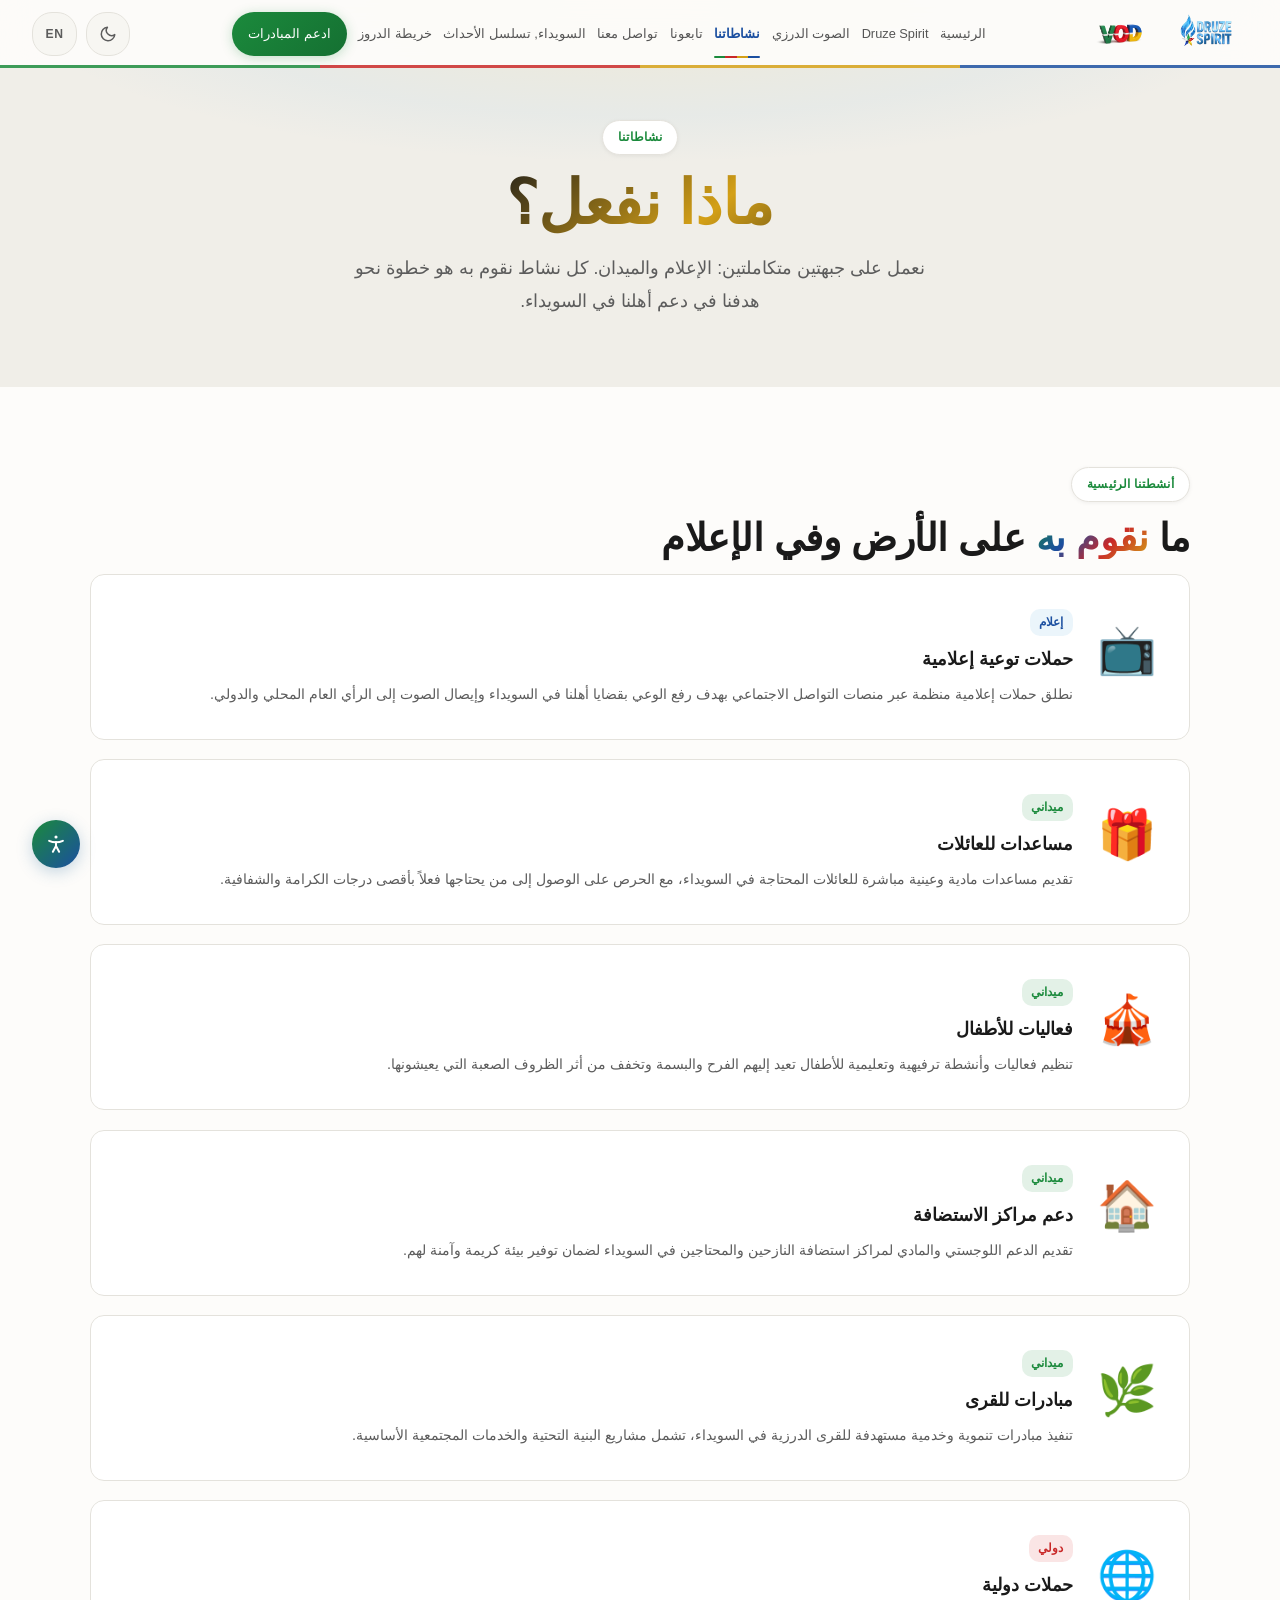
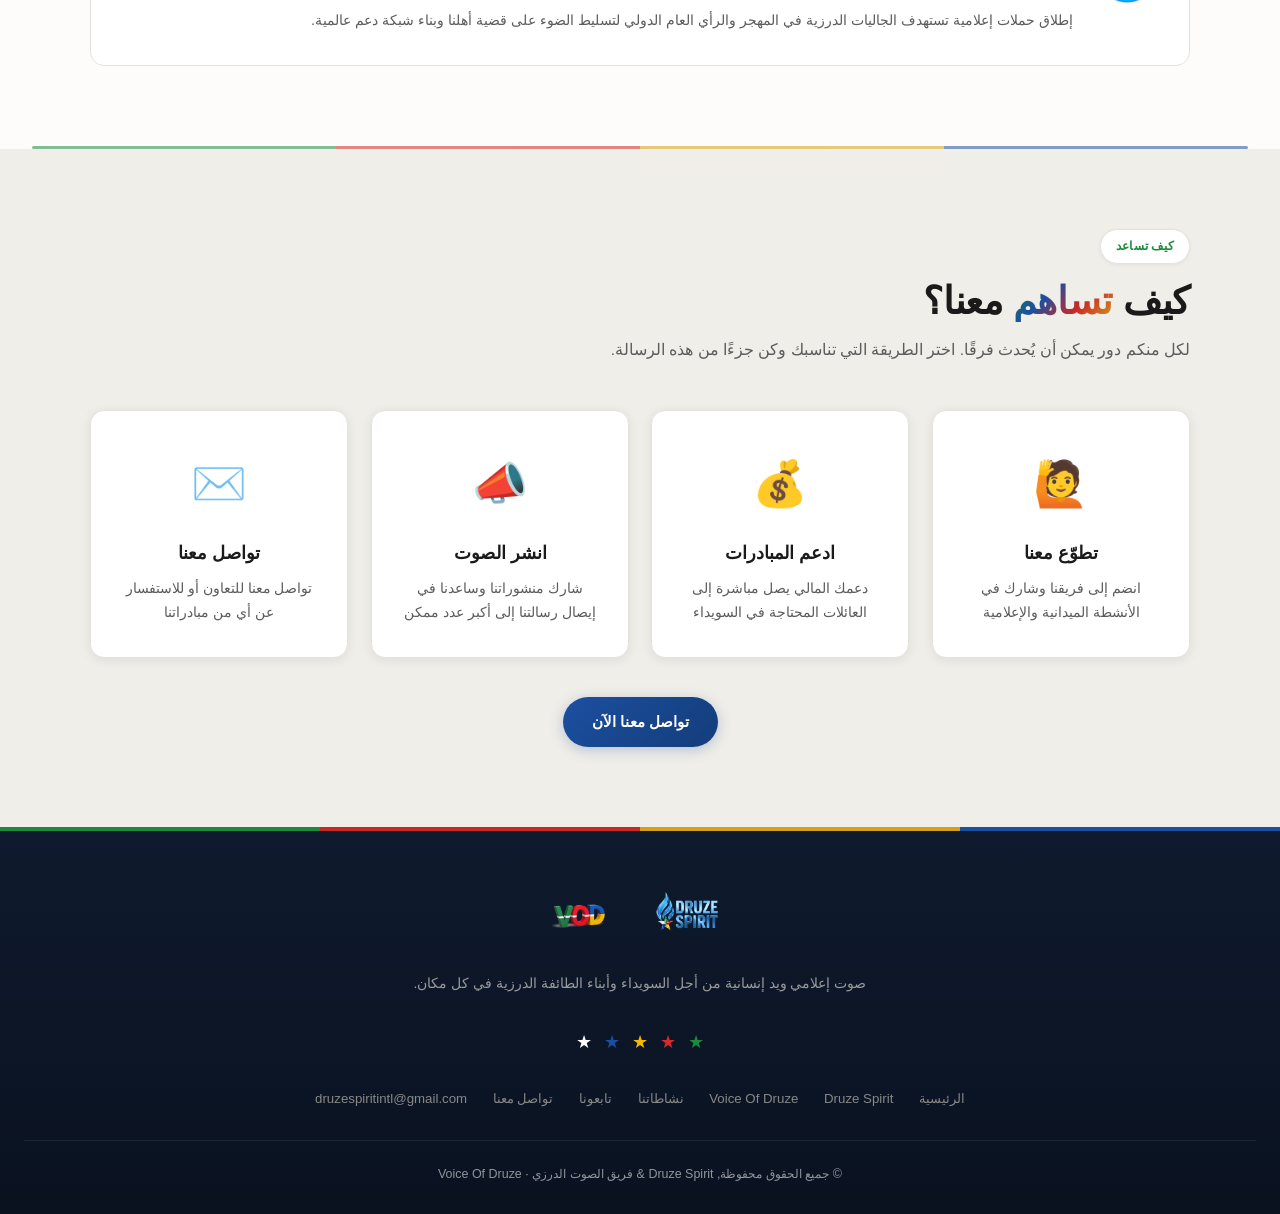
<file: activities.html>
<!DOCTYPE html>
<html lang="ar" dir="rtl">
<head>
<!-- Security Meta Tags -->
<meta http-equiv="Content-Security-Policy" content="default-src 'self'; script-src 'self' 'unsafe-inline' https://www.googletagmanager.com https://www.google-analytics.com; style-src 'self' 'unsafe-inline' https://fonts.googleapis.com; font-src 'self' https://fonts.gstatic.com; img-src 'self' data: https:; connect-src 'self' https://www.google-analytics.com https://region1.google-analytics.com https://formspree.io; form-action 'self' https://formspree.io; base-uri 'self'; object-src 'none'; frame-src 'none'">
<meta http-equiv="X-Content-Type-Options" content="nosniff">
<meta http-equiv="X-Frame-Options" content="DENY">
<meta http-equiv="Permissions-Policy" content="camera=(), microphone=(), geolocation=()">
<meta name="referrer" content="strict-origin-when-cross-origin">
<!-- Google tag (gtag.js) -->
<script async src="https://www.googletagmanager.com/gtag/js?id=G-NYTTGCMX9L"></script>
<script>
  window.dataLayer = window.dataLayer || [];
  function gtag(){dataLayer.push(arguments);}
  gtag('js', new Date());
  gtag('config', 'G-NYTTGCMX9L');
</script>
<meta charset="UTF-8">
<meta name="viewport" content="width=device-width, initial-scale=1.0">
<title>نشاطاتنا | Druze Spirit & Voice of Druze</title>
<link rel="preconnect" href="https://fonts.googleapis.com">
<link rel="preconnect" href="https://fonts.gstatic.com" crossorigin>
<link rel="stylesheet" href="https://fonts.googleapis.com/css2?family=Cairo:wght@600;700;800;900&family=IBM+Plex+Sans+Arabic:wght@400;500;600;700&display=swap">
<link rel="stylesheet" href="style.css">
<script src="theme.js"></script>
<style>
.page-hero.act-hero { background: var(--bg3); }
.page-hero.act-hero .bg-glow { background: radial-gradient(ellipse 70% 60% at 50% 0%, rgba(245,184,0,.08) 0, rgba(90,171,220,.06) 50%, transparent 70%); }
.page-title.act { background: linear-gradient(140deg, var(--text) 25%, var(--vod-yellow) 60%, var(--text) 90%); -webkit-background-clip: text; -webkit-text-fill-color: transparent; background-clip: text; }
.act-full-card { background: #ffffff; border: 1px solid var(--border); border-radius: var(--r); padding: 2rem; display: flex; gap: 1.5rem; align-items: flex-start; transition: transform 200ms cubic-bezier(0.23,1,0.32,1), box-shadow 200ms cubic-bezier(0.23,1,0.32,1), border-color 200ms cubic-bezier(0.23,1,0.32,1), background 200ms cubic-bezier(0.23,1,0.32,1); }
.act-full-card:hover { transform: translateY(-4px); background: rgba(45,111,163,.03); border-color: rgba(90,171,220,.18); }
.act-full-icon { font-size: 3rem; flex-shrink: 0; }
.act-full-title { font-size: 1.1rem; font-weight: 800; margin-bottom: .4rem; }
.act-full-desc { font-size: .9rem; color: var(--muted); line-height: 1.75; }
.act-tag { display: inline-block; font-size: .72rem; font-weight: 700; padding: .2rem .6rem; border-radius: 10px; margin-bottom: .5rem; }
.act-tag.media { background: rgba(90,171,220,.12); color: var(--ds-blue); }
.act-tag.field { background: rgba(27,138,60,.12); color: var(--vod-green); }
.act-tag.intl  { background: rgba(212,43,43,.12);  color: var(--vod-red); }
</style>
  <!-- SEO & social meta -->
  <meta name="description" content="The field and media activities of Druze Spirit &amp; Voice of Druze, humanitarian work, awareness campaigns, and community support for Sweida and the Druze worldwide.">
  <meta name="author" content="Druze Spirit">
  <link rel="canonical" href="https://druzespirit.org/activities.html">
  <meta property="og:site_name" content="Druze Spirit">
  <meta property="og:type" content="website">
  <meta property="og:title" content="Our Activities | Druze Spirit">
  <meta property="og:description" content="The field and media activities of Druze Spirit &amp; Voice of Druze, humanitarian work, awareness campaigns, and community support for Sweida and the Druze worldwide.">
  <meta property="og:url" content="https://druzespirit.org/activities.html">
  <meta property="og:image" content="https://druzespirit.org/og-image.jpg">
  <meta name="twitter:card" content="summary_large_image">
  <meta name="twitter:site" content="@DruzeSpirit">
  <meta name="twitter:creator" content="@DruzeSpirit">
  <meta name="twitter:title" content="Our Activities | Druze Spirit">
  <meta name="twitter:description" content="The field and media activities of Druze Spirit &amp; Voice of Druze, humanitarian work, awareness campaigns, and community support for Sweida and the Druze worldwide.">
  <meta name="twitter:image" content="https://druzespirit.org/og-image.jpg">
</head>
<body>
<a href="#main-content" class="skip-link">تخطى إلى المحتوى الرئيسي</a>

<!-- NAV -->
<nav role="navigation" aria-label="التنقل الرئيسي">
  <a href="index.html" class="nav-logo"><picture><source srcset="logo_druze_spirit.webp" type="image/webp"><img src="originals/logo_druze_spirit.png" alt="Druze Spirit" class="nav-logo-img" width="68" height="68" loading="eager" decoding="async"></picture><picture><source srcset="logo_voice_of_druze.webp" type="image/webp"><img src="originals/logo_voice_of_druze.png" alt="Voice of Druze" class="nav-logo-img" width="68" height="68" loading="eager" decoding="async"></picture></a>
  <ul class="nav-links">
    <li><a href="index.html" data-ar="الرئيسية" data-en="Home">الرئيسية</a></li>
    <li><a href="druze-spirit.html">Druze Spirit</a></li>
    <li><a href="voice-of-druze.html" data-ar="الصوت الدرزي" data-en="Druze Voice">الصوت الدرزي</a></li>
    <li><a href="activities.html" class="active" data-ar="نشاطاتنا" data-en="Our Activities" aria-current="page">نشاطاتنا</a></li>
    <li><a href="follow-us.html" data-ar="تابعونا" data-en="Follow Us">تابعونا</a></li>
    <li><a href="contact.html" data-ar="تواصل معنا" data-en="Contact Us">تواصل معنا</a></li>
    <li><a href="sweida-timeline.html" data-ar="السويداء, تسلسل الأحداث" data-en="Sweida, Timeline of Events">السويداء, تسلسل الأحداث</a></li>
    <li><a href="druze-map.html" data-ar="خريطة الدروز" data-en="Druze Map">خريطة الدروز</a></li>
    <li><a href="contact.html" class="cta" data-ar="ادعم المبادرات" data-en="Support Our Mission">ادعم المبادرات</a></li>
  </ul>
  <div class="nav-right">
    <button id="lang-toggle" aria-label="Switch language">EN</button>
    <button class="hamburger" id="ham" aria-label="القائمة" aria-expanded="false" aria-controls="mob"><span></span><span></span><span></span></button>
  </div>
</nav>
<div class="mobile-menu" id="mob" role="navigation" aria-label="القائمة المتنقلة" aria-hidden="true">
  <a href="index.html" data-ar="الرئيسية" data-en="Home">الرئيسية</a>
  <a href="druze-spirit.html">Druze Spirit</a>
  <a href="voice-of-druze.html" data-ar="فريق الصوت الدرزي" data-en="Voice of Druze Team">فريق الصوت الدرزي</a>
  <a href="activities.html" class="active" data-ar="نشاطاتنا" data-en="Our Activities" aria-current="page">نشاطاتنا</a>
  <a href="follow-us.html" data-ar="تابعونا" data-en="Follow Us">تابعونا</a>
  <a href="contact.html" data-ar="تواصل معنا" data-en="Contact Us">تواصل معنا</a>
  <a href="sweida-timeline.html" data-ar="السويداء, تسلسل الأحداث" data-en="Sweida, Timeline of Events">السويداء, تسلسل الأحداث</a>
  <a href="druze-map.html" data-ar="خريطة الدروز" data-en="Druze Map">خريطة الدروز</a>
  <a href="contact.html" data-ar="ادعم المبادرات" data-en="Support Our Mission">ادعم المبادرات</a>
</div>

<main id="main-content" tabindex="-1">

<!-- PAGE HERO -->
<div class="page-hero act-hero">
  <div class="bg-glow"></div>
  <div class="page-hero-content">
    <div class="tag stag" style="margin:0 auto .9rem" data-ar="نشاطاتنا" data-en="Our Activities">نشاطاتنا</div>
    <h1 class="page-title act stag d1" data-ar="ماذا نفعل؟" data-en="What Do We Do?">ماذا نفعل؟</h1>
    <p class="page-subtitle stag d2" data-ar="نعمل على جبهتين متكاملتين: الإعلام والميدان. كل نشاط نقوم به هو خطوة نحو هدفنا في دعم أهلنا في السويداء." data-en="We work on two complementary fronts: media and the field. Every activity is a step toward our goal of supporting our people in Sweida.">نعمل على جبهتين متكاملتين: الإعلام والميدان. كل نشاط نقوم به هو خطوة نحو هدفنا في دعم أهلنا في السويداء.</p>
  </div>
</div>

<!-- ACTIVITIES -->
<section style="background:var(--bg)">
  <div class="container">
    <div class="tag stag" data-ar="أنشطتنا الرئيسية" data-en="Our Main Activities">أنشطتنا الرئيسية</div>
    <h2 class="section-title stag d1" data-ar="ما &lt;span&gt;نقوم به&lt;/span&gt; على الأرض وفي الإعلام" data-en="What &lt;span&gt;We Do&lt;/span&gt; on the Ground and in Media">ما <span>نقوم به</span> على الأرض وفي الإعلام</h2>
    <div style="display:flex;flex-direction:column;gap:1.2rem">

      <div class="act-full-card stag d1">
        <span class="act-full-icon">📺</span>
        <div>
          <div class="act-tag media" data-ar="إعلام" data-en="Media">إعلام</div>
          <div class="act-full-title" data-ar="حملات توعية إعلامية" data-en="Media Awareness Campaigns">حملات توعية إعلامية</div>
          <p class="act-full-desc" data-ar="نطلق حملات إعلامية منظمة عبر منصات التواصل الاجتماعي بهدف رفع الوعي بقضايا أهلنا في السويداء وإيصال الصوت إلى الرأي العام المحلي والدولي." data-en="We launch organized media campaigns across social media platforms to raise awareness about our people's issues in Sweida and reach local and international public opinion.">نطلق حملات إعلامية منظمة عبر منصات التواصل الاجتماعي بهدف رفع الوعي بقضايا أهلنا في السويداء وإيصال الصوت إلى الرأي العام المحلي والدولي.</p>
        </div>
      </div>

      <div class="act-full-card stag d2">
        <span class="act-full-icon">🎁</span>
        <div>
          <div class="act-tag field" data-ar="ميداني" data-en="Field">ميداني</div>
          <div class="act-full-title" data-ar="مساعدات للعائلات" data-en="Family Aid">مساعدات للعائلات</div>
          <p class="act-full-desc" data-ar="تقديم مساعدات مادية وعينية مباشرة للعائلات المحتاجة في السويداء، مع الحرص على الوصول إلى من يحتاجها فعلاً بأقصى درجات الكرامة والشفافية." data-en="Providing direct material and in-kind assistance to families in need in Sweida, ensuring aid reaches those who truly need it with the utmost dignity and transparency.">تقديم مساعدات مادية وعينية مباشرة للعائلات المحتاجة في السويداء، مع الحرص على الوصول إلى من يحتاجها فعلاً بأقصى درجات الكرامة والشفافية.</p>
        </div>
      </div>

      <div class="act-full-card stag d3">
        <span class="act-full-icon">🎪</span>
        <div>
          <div class="act-tag field" data-ar="ميداني" data-en="Field">ميداني</div>
          <div class="act-full-title" data-ar="فعاليات للأطفال" data-en="Children's Events">فعاليات للأطفال</div>
          <p class="act-full-desc" data-ar="تنظيم فعاليات وأنشطة ترفيهية وتعليمية للأطفال تعيد إليهم الفرح والبسمة وتخفف من أثر الظروف الصعبة التي يعيشونها." data-en="Organizing recreational and educational events for children to restore their joy and smiles, and alleviate the impact of the difficult circumstances they live in.">تنظيم فعاليات وأنشطة ترفيهية وتعليمية للأطفال تعيد إليهم الفرح والبسمة وتخفف من أثر الظروف الصعبة التي يعيشونها.</p>
        </div>
      </div>

      <div class="act-full-card stag d1">
        <span class="act-full-icon">🏠</span>
        <div>
          <div class="act-tag field" data-ar="ميداني" data-en="Field">ميداني</div>
          <div class="act-full-title" data-ar="دعم مراكز الاستضافة" data-en="Support for Shelter Centers">دعم مراكز الاستضافة</div>
          <p class="act-full-desc" data-ar="تقديم الدعم اللوجستي والمادي لمراكز استضافة النازحين والمحتاجين في السويداء لضمان توفير بيئة كريمة وآمنة لهم." data-en="Providing logistical and material support to centers hosting displaced and vulnerable people in Sweida to ensure a dignified and safe environment.">تقديم الدعم اللوجستي والمادي لمراكز استضافة النازحين والمحتاجين في السويداء لضمان توفير بيئة كريمة وآمنة لهم.</p>
        </div>
      </div>

      <div class="act-full-card stag d2">
        <span class="act-full-icon">🌿</span>
        <div>
          <div class="act-tag field" data-ar="ميداني" data-en="Field">ميداني</div>
          <div class="act-full-title" data-ar="مبادرات للقرى" data-en="Village Initiatives">مبادرات للقرى</div>
          <p class="act-full-desc" data-ar="تنفيذ مبادرات تنموية وخدمية مستهدفة للقرى الدرزية في السويداء، تشمل مشاريع البنية التحتية والخدمات المجتمعية الأساسية." data-en="Implementing targeted development and service initiatives for Druze villages in Sweida, including infrastructure projects and essential community services.">تنفيذ مبادرات تنموية وخدمية مستهدفة للقرى الدرزية في السويداء، تشمل مشاريع البنية التحتية والخدمات المجتمعية الأساسية.</p>
        </div>
      </div>

      <div class="act-full-card stag d3">
        <span class="act-full-icon">🌐</span>
        <div>
          <div class="act-tag intl" data-ar="دولي" data-en="International">دولي</div>
          <div class="act-full-title" data-ar="حملات دولية" data-en="International Campaigns">حملات دولية</div>
          <p class="act-full-desc" data-ar="إطلاق حملات إعلامية تستهدف الجاليات الدرزية في المهجر والرأي العام الدولي لتسليط الضوء على قضية أهلنا وبناء شبكة دعم عالمية." data-en="Launching media campaigns targeting Druze diaspora communities and international public opinion to spotlight our people's cause and build a global support network.">إطلاق حملات إعلامية تستهدف الجاليات الدرزية في المهجر والرأي العام الدولي لتسليط الضوء على قضية أهلنا وبناء شبكة دعم عالمية.</p>
        </div>
      </div>

    </div>
  </div>
</section>

<div class="divider"></div>

<!-- HOW TO HELP -->
<section style="background:var(--bg3)">
  <div class="container">
    <div class="tag stag" data-ar="كيف تساعد" data-en="How to Help">كيف تساعد</div>
    <h2 class="section-title stag d1" data-ar="كيف &lt;span&gt;تساهم&lt;/span&gt; معنا؟" data-en="How Can You &lt;span&gt;Contribute&lt;/span&gt;?">كيف <span>تساهم</span> معنا؟</h2>
    <p class="section-desc stag d2" data-ar="لكل منكم دور يمكن أن يُحدث فرقًا. اختر الطريقة التي تناسبك وكن جزءًا من هذه الرسالة." data-en="Each of you has a role that can make a difference. Choose the way that suits you and be part of this mission.">لكل منكم دور يمكن أن يُحدث فرقًا. اختر الطريقة التي تناسبك وكن جزءًا من هذه الرسالة.</p>
    <div class="grid4">
      <div class="help-card stag d1">
        <span class="help-icon">🙋</span>
        <div class="help-title" data-ar="تطوّع معنا" data-en="Volunteer with Us">تطوّع معنا</div>
        <div class="help-desc" data-ar="انضم إلى فريقنا وشارك في الأنشطة الميدانية والإعلامية" data-en="Join our team and participate in field and media activities">انضم إلى فريقنا وشارك في الأنشطة الميدانية والإعلامية</div>
      </div>
      <div class="help-card stag d2">
        <span class="help-icon">💰</span>
        <div class="help-title" data-ar="ادعم المبادرات" data-en="Support the Initiatives">ادعم المبادرات</div>
        <div class="help-desc" data-ar="دعمك المالي يصل مباشرة إلى العائلات المحتاجة في السويداء" data-en="Your financial support reaches families in need in Sweida directly">دعمك المالي يصل مباشرة إلى العائلات المحتاجة في السويداء</div>
      </div>
      <div class="help-card stag d3">
        <span class="help-icon">📣</span>
        <div class="help-title" data-ar="انشر الصوت" data-en="Spread the Word">انشر الصوت</div>
        <div class="help-desc" data-ar="شارك منشوراتنا وساعدنا في إيصال رسالتنا إلى أكبر عدد ممكن" data-en="Share our posts and help us deliver our message to as many people as possible">شارك منشوراتنا وساعدنا في إيصال رسالتنا إلى أكبر عدد ممكن</div>
      </div>
      <div class="help-card stag d4">
        <span class="help-icon">✉️</span>
        <div class="help-title" data-ar="تواصل معنا" data-en="Contact Us">تواصل معنا</div>
        <div class="help-desc" data-ar="تواصل معنا للتعاون أو للاستفسار عن أي من مبادراتنا" data-en="Reach out for collaboration or to inquire about any of our initiatives">تواصل معنا للتعاون أو للاستفسار عن أي من مبادراتنا</div>
      </div>
    </div>
    <div style="text-align:center;margin-top:2.5rem" class="stag">
      <a href="contact.html" class="btn btn-p" data-ar="تواصل معنا الآن" data-en="Contact Us Now">تواصل معنا الآن</a>
    </div>
  </div>
</section>

</main>

<!-- FOOTER -->
<footer role="contentinfo">
  <a href="index.html" class="ft-logo"><picture><source srcset="logo_druze_spirit.webp" type="image/webp"><img src="originals/logo_druze_spirit.png" alt="Druze Spirit" class="ft-logo-img" width="82" height="82" loading="lazy" decoding="async"></picture><picture><source srcset="logo_voice_of_druze.webp" type="image/webp"><img src="originals/logo_voice_of_druze.png" alt="Voice of Druze" class="ft-logo-img" width="82" height="82" loading="lazy" decoding="async"></picture></a>
  <p class="ft-desc" data-ar="صوت إعلامي ويد إنسانية من أجل السويداء وأبناء الطائفة الدرزية في كل مكان." data-en="A media voice and humanitarian hand for Sweida and the Druze community everywhere.">صوت إعلامي ويد إنسانية من أجل السويداء وأبناء الطائفة الدرزية في كل مكان.</p>
  <div class="ft-stars" aria-hidden="true"><span style="color:#1B8A3C">★</span><span style="color:#D42B2B">★</span><span style="color:#F5B800">★</span><span style="color:#1B4FA0">★</span><span style="color:#fff">★</span></div>
  <div class="ft-links">
    <a href="index.html" data-ar="الرئيسية" data-en="Home">الرئيسية</a>
    <a href="druze-spirit.html">Druze Spirit</a>
    <a href="voice-of-druze.html">Voice Of Druze</a>
    <a href="activities.html" data-ar="نشاطاتنا" data-en="Our Activities">نشاطاتنا</a>
    <a href="follow-us.html" data-ar="تابعونا" data-en="Follow Us">تابعونا</a>
    <a href="contact.html" data-ar="تواصل معنا" data-en="Contact Us">تواصل معنا</a>
    <a href="mailto:druzespiritintl@gmail.com">druzespiritintl@gmail.com</a>
  </div>
  <div class="ft-copy" data-ar="© جميع الحقوق محفوظة, Druze Spirit &amp;amp; فريق الصوت الدرزي · Voice Of Druze" data-en="© All rights reserved, Druze Spirit &amp;amp; Voice Of Druze">© جميع الحقوق محفوظة, Druze Spirit &amp; فريق الصوت الدرزي · Voice Of Druze</div>
</footer>

<script defer src="shared.js"></script>
<script>
const ham = document.getElementById('ham'), mob = document.getElementById('mob');
ham.addEventListener('click', () => {
  const open = ham.classList.toggle('open');
  mob.classList.toggle('open', open);
  ham.setAttribute('aria-expanded', open);
  mob.setAttribute('aria-hidden', !open);
});
document.addEventListener('click', e => { if (!ham.contains(e.target) && !mob.contains(e.target) && e.target.id !== 'lang-toggle' && e.target.id !== 'theme-toggle' && !e.target.closest('#theme-toggle')) { ham.classList.remove('open'); mob.classList.remove('open'); ham.setAttribute('aria-expanded','false'); mob.setAttribute('aria-hidden','true'); } });
const navEl = document.querySelector('nav');
window.addEventListener('scroll', () => { navEl.classList.toggle('scrolled', window.scrollY > 20); }, { passive: true });
const io = new IntersectionObserver(entries => {
  entries.forEach(e => { if (e.isIntersecting) { e.target.classList.add('vis'); io.unobserve(e.target); } });
}, { threshold: 0.1, rootMargin: '0px 0px -48px 0px' });
document.querySelectorAll('.stag').forEach(el => io.observe(el));
</script>

<button id="accessibility-btn" onclick="document.getElementById('accessibility-menu').style.display = document.getElementById('accessibility-menu').style.display === 'none' ? 'block' : 'none'" aria-label="إعدادات الوصول"><svg width="22" height="22" viewBox="0 0 24 24" fill="none" stroke="currentColor" stroke-width="2.2" stroke-linecap="round" stroke-linejoin="round" aria-hidden="true"><circle cx="12" cy="4.4" r="1.7" fill="currentColor" stroke="none"/><path d="M4.5 8.5c2.4 1.1 4.9 1.6 7.5 1.6s5.1-.5 7.5-1.6"/><path d="M12 9.8v4.4"/><path d="M8.6 20.5 12 14.2l3.4 6.3"/></svg></button>

<div id="accessibility-menu" style="display:none;position:fixed;bottom:5.5rem;left:2rem;background:white;border:1px solid #ddd;border-radius:10px;padding:15px;z-index:9999;box-shadow:0 2px 20px rgba(0,0,0,0.2);min-width:210px;direction:rtl;font-family:var(--font-body)">
  <button style="display:block;width:100%;text-align:right;margin-bottom:8px;padding:6px 10px;border:none;background:none;cursor:pointer;font-size:14px" onclick="document.documentElement.style.fontSize='120%'">تكبير الخط, A+</button>
  <button style="display:block;width:100%;text-align:right;margin-bottom:8px;padding:6px 10px;border:none;background:none;cursor:pointer;font-size:14px" onclick="document.documentElement.style.fontSize='80%'">تصغير الخط, A-</button>
  <button style="display:block;width:100%;text-align:right;margin-bottom:8px;padding:6px 10px;border:none;background:none;cursor:pointer;font-size:14px" onclick="document.body.style.filter='contrast(2) grayscale(1)'">تباين عالٍ, ◑</button>
  <button style="display:block;width:100%;text-align:right;margin-bottom:8px;padding:6px 10px;border:none;background:none;cursor:pointer;font-size:14px" onclick="(function(){var els=document.querySelectorAll('a');var on=els[0]&&els[0].style.outline;els.forEach(function(a){a.style.outline=on?'':'2px dashed';a.style.textDecoration=on?'':'underline';})})()">إبراز الروابط, 🔗</button>
  <button style="display:block;width:100%;text-align:right;margin-bottom:8px;padding:6px 10px;border:none;background:none;cursor:pointer;font-size:14px" onclick="(function(){var s=document.getElementById('a11y-s');if(s){s.parentNode.removeChild(s);}else{s=document.createElement('style');s.id='a11y-s';s.textContent='*,*::before,*::after{animation-duration:.001ms!important;transition-duration:.001ms!important}';document.head.appendChild(s);}})()">إيقاف الحركة, ⏸</button>
  <hr style="border:none;border-top:1px solid #eee;margin:8px 0">
  <button style="display:block;width:100%;text-align:right;padding:6px 10px;border:none;background:none;cursor:pointer;font-size:14px;color:#c0392b" onclick="document.documentElement.style.fontSize='';document.body.style.filter='';document.querySelectorAll('a').forEach(function(a){a.style.outline='';a.style.textDecoration=''});var s=document.getElementById('a11y-s');if(s)s.parentNode.removeChild(s);">إعادة الضبط, ↺</button>
</div>
</body>
</html>
</file>
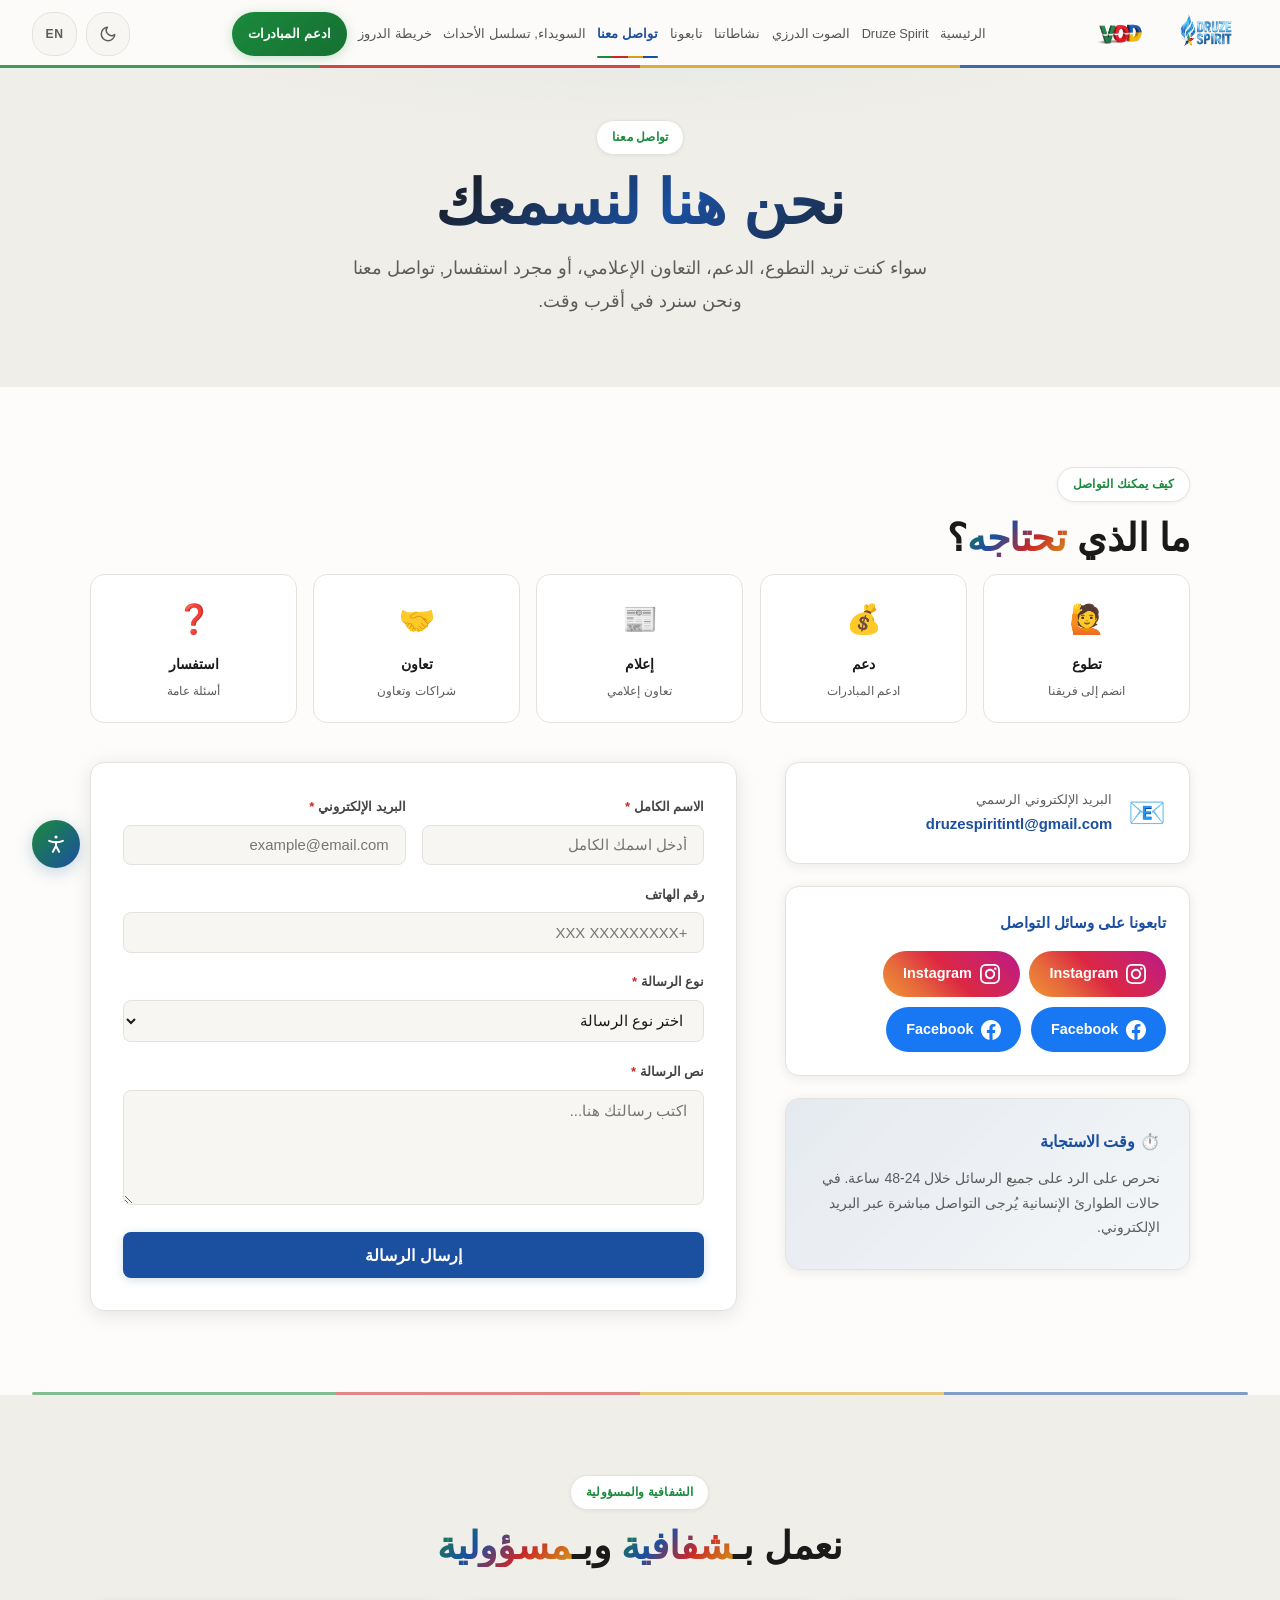
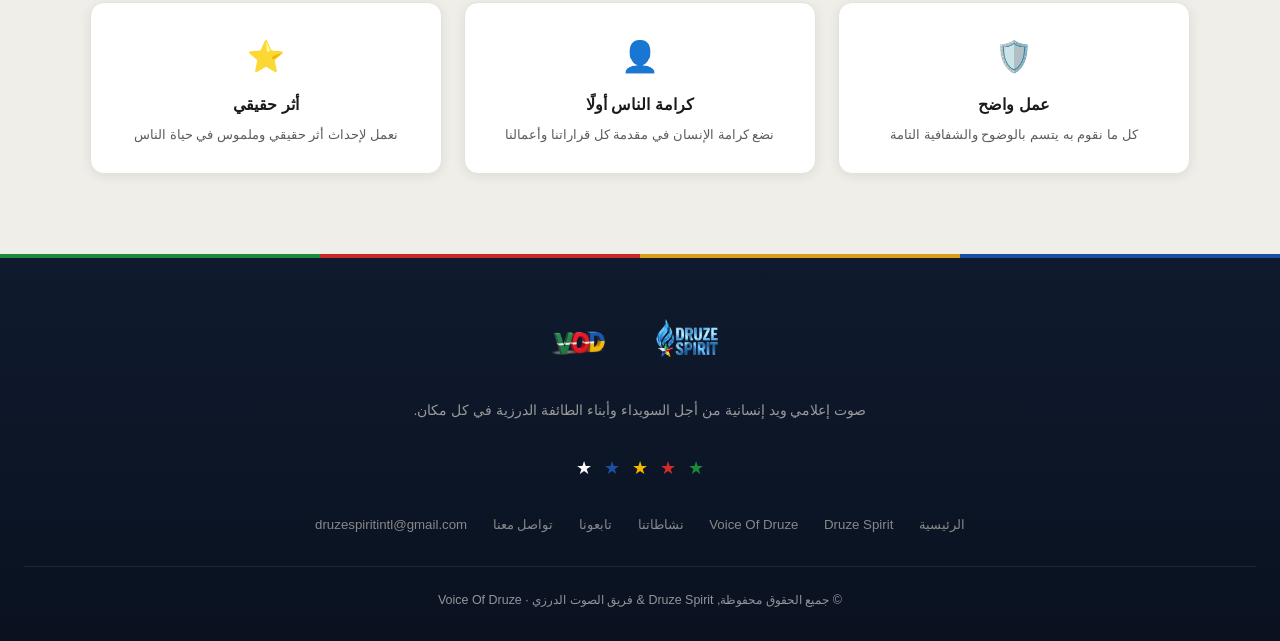
<file: contact.html>
<!DOCTYPE html>
<html lang="ar" dir="rtl">
<head>
<!-- Security Meta Tags -->
<meta http-equiv="Content-Security-Policy" content="default-src 'self'; script-src 'self' 'unsafe-inline' https://www.googletagmanager.com https://www.google-analytics.com; style-src 'self' 'unsafe-inline' https://fonts.googleapis.com; font-src 'self' https://fonts.gstatic.com; img-src 'self' data: https:; connect-src 'self' https://www.google-analytics.com https://region1.google-analytics.com https://formspree.io; form-action 'self' https://formspree.io; base-uri 'self'; object-src 'none'; frame-src 'none'">
<meta http-equiv="X-Content-Type-Options" content="nosniff">
<meta http-equiv="X-Frame-Options" content="DENY">
<meta http-equiv="Permissions-Policy" content="camera=(), microphone=(), geolocation=()">
<meta name="referrer" content="strict-origin-when-cross-origin">
<!-- Google tag (gtag.js) -->
<script async src="https://www.googletagmanager.com/gtag/js?id=G-NYTTGCMX9L"></script>
<script>
  window.dataLayer = window.dataLayer || [];
  function gtag(){dataLayer.push(arguments);}
  gtag('js', new Date());
  gtag('config', 'G-NYTTGCMX9L');
</script>
<meta charset="UTF-8">
<meta name="viewport" content="width=device-width, initial-scale=1.0">
<title>تواصل معنا | Druze Spirit & Voice of Druze</title>
<link rel="preconnect" href="https://fonts.googleapis.com">
<link rel="preconnect" href="https://fonts.gstatic.com" crossorigin>
<link rel="stylesheet" href="https://fonts.googleapis.com/css2?family=Cairo:wght@600;700;800;900&family=IBM+Plex+Sans+Arabic:wght@400;500;600;700&display=swap">
<link rel="stylesheet" href="style.css">
<script src="theme.js"></script>
<style>
.page-hero.con-hero { background: var(--bg3); }
.page-hero.con-hero .bg-glow { background: radial-gradient(ellipse 60% 50% at 50% 0%, rgba(90,171,220,.1) 0, transparent 65%); }
.page-title.con { background: linear-gradient(140deg, var(--text) 20%, var(--ds-blue) 55%, var(--text) 90%); -webkit-background-clip: text; -webkit-text-fill-color: transparent; background-clip: text; }
.msg-type-cards { display: grid; grid-template-columns: repeat(auto-fit, minmax(160px, 1fr)); gap: 1rem; margin-bottom: 2.5rem; }
.msg-type { background: #ffffff; border: 1px solid var(--border); border-radius: var(--r); padding: 1.2rem; text-align: center; cursor: pointer; transition: transform 200ms cubic-bezier(0.23,1,0.32,1), box-shadow 200ms cubic-bezier(0.23,1,0.32,1), border-color 200ms cubic-bezier(0.23,1,0.32,1), background 200ms cubic-bezier(0.23,1,0.32,1); }
.msg-type:hover { border-color: rgba(90,171,220,.2); background: rgba(45,111,163,.03); transform: translateY(-2px); }
.msg-type-icon { font-size: 1.8rem; margin-bottom: .4rem; display: block; }
.msg-type-label { font-size: .88rem; font-weight: 700; }
.msg-type-desc { font-size: .75rem; color: var(--muted); margin-top: .2rem; }

/* Enhanced success message */
.f-success {
  display: none;
  margin-top: 1.2rem;
  padding: 1.6rem 1.4rem;
  background: linear-gradient(135deg, rgba(27,138,60,.12), rgba(27,138,60,.06));
  border: 1px solid rgba(27,138,60,.3);
  border-radius: var(--r);
  text-align: center;
  animation: success-in 300ms var(--ease-out) both;
}
.f-success-icon { font-size: 2.6rem; display: block; margin-bottom: .6rem; animation: pop-in 400ms var(--ease-bounce) both; }
.f-success-title { font-size: 1.1rem; font-weight: 800; color: var(--vod-green); margin-bottom: .3rem; }
.f-success-sub { font-size: .88rem; color: var(--muted); }
@keyframes pop-in {
  from { transform: scale(0); opacity: 0; }
  to   { transform: scale(1); opacity: 1; }
}
@keyframes success-in {
  from { opacity: 0; transform: scale(0.97) translateY(-6px); }
  to   { opacity: 1; transform: scale(1) translateY(0); }
}
</style>
  <!-- SEO & social meta -->
  <meta name="description" content="Get in touch with Druze Spirit &amp; Voice of Druze, support our initiatives, volunteer, or reach our team.">
  <meta name="author" content="Druze Spirit">
  <link rel="canonical" href="https://druzespirit.org/contact.html">
  <meta property="og:site_name" content="Druze Spirit">
  <meta property="og:type" content="website">
  <meta property="og:title" content="Contact Us | Druze Spirit">
  <meta property="og:description" content="Get in touch with Druze Spirit &amp; Voice of Druze, support our initiatives, volunteer, or reach our team.">
  <meta property="og:url" content="https://druzespirit.org/contact.html">
  <meta property="og:image" content="https://druzespirit.org/og-image.jpg">
  <meta name="twitter:card" content="summary_large_image">
  <meta name="twitter:site" content="@DruzeSpirit">
  <meta name="twitter:creator" content="@DruzeSpirit">
  <meta name="twitter:title" content="Contact Us | Druze Spirit">
  <meta name="twitter:description" content="Get in touch with Druze Spirit &amp; Voice of Druze, support our initiatives, volunteer, or reach our team.">
  <meta name="twitter:image" content="https://druzespirit.org/og-image.jpg">
</head>
<body>
<a href="#main-content" class="skip-link">تخطى إلى المحتوى الرئيسي</a>

<!-- NAV -->
<nav role="navigation" aria-label="التنقل الرئيسي">
  <a href="index.html" class="nav-logo"><picture><source srcset="logo_druze_spirit.webp" type="image/webp"><img src="originals/logo_druze_spirit.png" alt="Druze Spirit" class="nav-logo-img" width="68" height="68" loading="eager" decoding="async"></picture><picture><source srcset="logo_voice_of_druze.webp" type="image/webp"><img src="originals/logo_voice_of_druze.png" alt="Voice of Druze" class="nav-logo-img" width="68" height="68" loading="eager" decoding="async"></picture></a>
  <ul class="nav-links">
    <li><a href="index.html" data-ar="الرئيسية" data-en="Home">الرئيسية</a></li>
    <li><a href="druze-spirit.html">Druze Spirit</a></li>
    <li><a href="voice-of-druze.html" data-ar="الصوت الدرزي" data-en="Druze Voice">الصوت الدرزي</a></li>
    <li><a href="activities.html" data-ar="نشاطاتنا" data-en="Our Activities">نشاطاتنا</a></li>
    <li><a href="follow-us.html" data-ar="تابعونا" data-en="Follow Us">تابعونا</a></li>
    <li><a href="contact.html" class="active" data-ar="تواصل معنا" data-en="Contact Us" aria-current="page">تواصل معنا</a></li>
    <li><a href="sweida-timeline.html" data-ar="السويداء, تسلسل الأحداث" data-en="Sweida, Timeline of Events">السويداء, تسلسل الأحداث</a></li>
    <li><a href="druze-map.html" data-ar="خريطة الدروز" data-en="Druze Map">خريطة الدروز</a></li>
    <li><a href="contact.html" class="cta active" data-ar="ادعم المبادرات" data-en="Support Our Mission" aria-current="page">ادعم المبادرات</a></li>
  </ul>
  <div class="nav-right">
    <button id="lang-toggle" aria-label="Switch language">EN</button>
    <button class="hamburger" id="ham" aria-label="القائمة" aria-expanded="false" aria-controls="mob"><span></span><span></span><span></span></button>
  </div>
</nav>
<div class="mobile-menu" id="mob" role="navigation" aria-label="القائمة المتنقلة" aria-hidden="true">
  <a href="index.html" data-ar="الرئيسية" data-en="Home">الرئيسية</a>
  <a href="druze-spirit.html">Druze Spirit</a>
  <a href="voice-of-druze.html" data-ar="فريق الصوت الدرزي" data-en="Voice of Druze Team">فريق الصوت الدرزي</a>
  <a href="activities.html" data-ar="نشاطاتنا" data-en="Our Activities">نشاطاتنا</a>
  <a href="follow-us.html" data-ar="تابعونا" data-en="Follow Us">تابعونا</a>
  <a href="contact.html" class="active" data-ar="تواصل معنا" data-en="Contact Us" aria-current="page">تواصل معنا</a>
  <a href="sweida-timeline.html" data-ar="السويداء, تسلسل الأحداث" data-en="Sweida, Timeline of Events">السويداء, تسلسل الأحداث</a>
  <a href="druze-map.html" data-ar="خريطة الدروز" data-en="Druze Map">خريطة الدروز</a>
  <a href="contact.html" data-ar="ادعم المبادرات" data-en="Support Our Mission">ادعم المبادرات</a>
</div>

<main id="main-content" tabindex="-1">

<!-- PAGE HERO -->
<div class="page-hero con-hero">
  <div class="bg-glow"></div>
  <div class="page-hero-content">
    <div class="tag stag" style="margin:0 auto .9rem" data-ar="تواصل معنا" data-en="Contact Us">تواصل معنا</div>
    <h1 class="page-title con stag d1" data-ar="نحن هنا لنسمعك" data-en="We Are Here to Listen">نحن هنا لنسمعك</h1>
    <p class="page-subtitle stag d2" data-ar="سواء كنت تريد التطوع، الدعم، التعاون الإعلامي، أو مجرد استفسار, تواصل معنا ونحن سنرد في أقرب وقت." data-en="Whether you want to volunteer, donate, collaborate on media, or simply ask a question, reach out and we'll respond as soon as possible.">سواء كنت تريد التطوع، الدعم، التعاون الإعلامي، أو مجرد استفسار, تواصل معنا ونحن سنرد في أقرب وقت.</p>
  </div>
</div>

<!-- CONTACT TYPES -->
<section style="background:var(--bg)">
  <div class="container">
    <div class="tag stag" data-ar="كيف يمكنك التواصل" data-en="How Can You Reach Us">كيف يمكنك التواصل</div>
    <h2 class="section-title stag d1" data-ar="ما الذي &lt;span&gt;تحتاجه&lt;/span&gt;؟" data-en="What Do &lt;span&gt;You Need&lt;/span&gt;?">ما الذي <span>تحتاجه</span>؟</h2>
    <div class="msg-type-cards">
      <div class="msg-type stag d1">
        <span class="msg-type-icon">🙋</span>
        <div class="msg-type-label" data-ar="تطوع" data-en="Volunteer">تطوع</div>
        <div class="msg-type-desc" data-ar="انضم إلى فريقنا" data-en="Join our team">انضم إلى فريقنا</div>
      </div>
      <div class="msg-type stag d2">
        <span class="msg-type-icon">💰</span>
        <div class="msg-type-label" data-ar="دعم" data-en="Support">دعم</div>
        <div class="msg-type-desc" data-ar="ادعم المبادرات" data-en="Support the initiatives">ادعم المبادرات</div>
      </div>
      <div class="msg-type stag d3">
        <span class="msg-type-icon">📰</span>
        <div class="msg-type-label" data-ar="إعلام" data-en="Media">إعلام</div>
        <div class="msg-type-desc" data-ar="تعاون إعلامي" data-en="Media collaboration">تعاون إعلامي</div>
      </div>
      <div class="msg-type stag d4">
        <span class="msg-type-icon">🤝</span>
        <div class="msg-type-label" data-ar="تعاون" data-en="Partnership">تعاون</div>
        <div class="msg-type-desc" data-ar="شراكات وتعاون" data-en="Partnerships">شراكات وتعاون</div>
      </div>
      <div class="msg-type stag d5">
        <span class="msg-type-icon">❓</span>
        <div class="msg-type-label" data-ar="استفسار" data-en="Inquiry">استفسار</div>
        <div class="msg-type-desc" data-ar="أسئلة عامة" data-en="General questions">أسئلة عامة</div>
      </div>
    </div>

    <!-- CONTACT GRID -->
    <div class="contact-wrap">
      <div class="c-info stag d1">
        <div class="email-box">
          <span class="email-icon">📧</span>
          <div>
            <div class="email-label" data-ar="البريد الإلكتروني الرسمي" data-en="Official Email">البريد الإلكتروني الرسمي</div>
            <a href="mailto:druzespiritintl@gmail.com" class="email-link">druzespiritintl@gmail.com</a>
          </div>
        </div>

        <div class="social-links-box">
          <div class="slb-title" data-ar="تابعونا على وسائل التواصل" data-en="Follow Us on Social Media">تابعونا على وسائل التواصل</div>
          <div class="social-btns-row">
                      <a href="https://www.instagram.com/druze.spirit" target="_blank" rel="noopener noreferrer" class="social-btn ig-btn"><svg viewBox="0 0 24 24" width="20" height="20" fill="white"><path d="M12 2.163c3.204 0 3.584.012 4.85.07 3.252.148 4.771 1.691 4.919 4.919.058 1.265.069 1.645.069 4.849 0 3.205-.012 3.584-.069 4.849-.149 3.225-1.664 4.771-4.919 4.919-1.266.058-1.644.07-4.85.07-3.204 0-3.584-.012-4.849-.07-3.26-.149-4.771-1.699-4.919-4.92-.058-1.265-.07-1.644-.07-4.849 0-3.204.013-3.583.07-4.849.149-3.227 1.664-4.771 4.919-4.919 1.266-.057 1.645-.069 4.849-.069zm0-2.163c-3.259 0-3.667.014-4.947.072-4.358.2-6.78 2.618-6.98 6.98-.059 1.281-.073 1.689-.073 4.948 0 3.259.014 3.668.072 4.948.2 4.358 2.618 6.78 6.98 6.98 1.281.058 1.689.072 4.948.072 3.259 0 3.668-.014 4.948-.072 4.354-.2 6.782-2.618 6.979-6.98.059-1.28.073-1.689.073-4.948 0-3.259-.014-3.667-.072-4.947-.196-4.354-2.617-6.78-6.979-6.98-1.281-.059-1.69-.073-4.949-.073zm0 5.838c-3.403 0-6.162 2.759-6.162 6.162s2.759 6.163 6.162 6.163 6.162-2.759 6.162-6.163c0-3.403-2.759-6.162-6.162-6.162zm0 10.162c-2.209 0-4-1.79-4-4 0-2.209 1.791-4 4-4s4 1.791 4 4c0 2.21-1.791 4-4 4zm6.406-11.845c-.796 0-1.441.645-1.441 1.44s.645 1.44 1.441 1.44c.795 0 1.439-.645 1.439-1.44s-.644-1.44-1.439-1.44z"/></svg><span>Instagram</span></a>
            <a href="https://www.instagram.com/voice_of_druze" target="_blank" rel="noopener noreferrer" class="social-btn ig-btn"><svg viewBox="0 0 24 24" width="20" height="20" fill="white"><path d="M12 2.163c3.204 0 3.584.012 4.85.07 3.252.148 4.771 1.691 4.919 4.919.058 1.265.069 1.645.069 4.849 0 3.205-.012 3.584-.069 4.849-.149 3.225-1.664 4.771-4.919 4.919-1.266.058-1.644.07-4.85.07-3.204 0-3.584-.012-4.849-.07-3.26-.149-4.771-1.699-4.919-4.92-.058-1.265-.07-1.644-.07-4.849 0-3.204.013-3.583.07-4.849.149-3.227 1.664-4.771 4.919-4.919 1.266-.057 1.645-.069 4.849-.069zm0-2.163c-3.259 0-3.667.014-4.947.072-4.358.2-6.78 2.618-6.98 6.98-.059 1.281-.073 1.689-.073 4.948 0 3.259.014 3.668.072 4.948.2 4.358 2.618 6.78 6.98 6.98 1.281.058 1.689.072 4.948.072 3.259 0 3.668-.014 4.948-.072 4.354-.2 6.782-2.618 6.979-6.98.059-1.28.073-1.689.073-4.948 0-3.259-.014-3.667-.072-4.947-.196-4.354-2.617-6.78-6.979-6.98-1.281-.059-1.69-.073-4.949-.073zm0 5.838c-3.403 0-6.162 2.759-6.162 6.162s2.759 6.163 6.162 6.163 6.162-2.759 6.162-6.163c0-3.403-2.759-6.162-6.162-6.162zm0 10.162c-2.209 0-4-1.79-4-4 0-2.209 1.791-4 4-4s4 1.791 4 4c0 2.21-1.791 4-4 4zm6.406-11.845c-.796 0-1.441.645-1.441 1.44s.645 1.44 1.441 1.44c.795 0 1.439-.645 1.439-1.44s-.644-1.44-1.439-1.44z"/></svg><span>Instagram</span></a>
            <a href="https://www.facebook.com/share/1Cu9dY7SBy/" target="_blank" rel="noopener noreferrer" class="social-btn fb-btn"><svg viewBox="0 0 24 24" width="20" height="20" fill="white"><path d="M24 12.073c0-6.627-5.373-12-12-12s-12 5.373-12 12c0 5.99 4.388 10.954 10.125 11.854v-8.385H7.078v-3.47h3.047V9.43c0-3.007 1.792-4.669 4.533-4.669 1.312 0 2.686.235 2.686.235v2.953H15.83c-1.491 0-1.956.925-1.956 1.874v2.25h3.328l-.532 3.47h-2.796v8.385C19.612 23.027 24 18.062 24 12.073z"/></svg><span>Facebook</span></a>
            <a href="https://www.facebook.com/share/1Rdz8QaKjj/" target="_blank" rel="noopener noreferrer" class="social-btn fb-btn"><svg viewBox="0 0 24 24" width="20" height="20" fill="white"><path d="M24 12.073c0-6.627-5.373-12-12-12s-12 5.373-12 12c0 5.99 4.388 10.954 10.125 11.854v-8.385H7.078v-3.47h3.047V9.43c0-3.007 1.792-4.669 4.533-4.669 1.312 0 2.686.235 2.686.235v2.953H15.83c-1.491 0-1.956.925-1.956 1.874v2.25h3.328l-.532 3.47h-2.796v8.385C19.612 23.027 24 18.062 24 12.073z"/></svg><span>Facebook</span></a>
          </div>
        </div>

        <div class="card" style="background:linear-gradient(135deg,rgba(27,79,160,.1),rgba(90,171,220,.06))">
          <div style="font-size:1rem;font-weight:700;color:var(--ds-blue);margin-bottom:.6rem" data-ar="⏱️ وقت الاستجابة" data-en="⏱️ Response Time">⏱️ وقت الاستجابة</div>
          <div style="font-size:.88rem;color:var(--muted);line-height:1.75" data-ar="نحرص على الرد على جميع الرسائل خلال 24-48 ساعة. في حالات الطوارئ الإنسانية يُرجى التواصل مباشرة عبر البريد الإلكتروني." data-en="We aim to respond to all messages within 24-48 hours. For humanitarian emergencies, please contact us directly via email.">نحرص على الرد على جميع الرسائل خلال 24-48 ساعة. في حالات الطوارئ الإنسانية يُرجى التواصل مباشرة عبر البريد الإلكتروني.</div>
        </div>
      </div>

      <form class="c-form stag d2"
            action="https://formspree.io/f/meewjned"
            method="POST"
            id="contact-form" aria-describedby="ferr">
        <div class="form-row">
          <div class="fg">
            <label for="fn" data-ar="الاسم الكامل &lt;span class=&quot;req&quot;&gt;*&lt;/span&gt;" data-en="Full Name &lt;span class=&quot;req&quot;&gt;*&lt;/span&gt;">الاسم الكامل <span class="req">*</span></label>
            <input type="text" id="fn" name="name" aria-required="true"
                   autocomplete="name" maxlength="100"
                   data-ph-ar="أدخل اسمك الكامل" data-ph-en="Enter your full name"
                   placeholder="أدخل اسمك الكامل" required>
          </div>
          <div class="fg">
            <label for="em" data-ar="البريد الإلكتروني &lt;span class=&quot;req&quot;&gt;*&lt;/span&gt;" data-en="Email Address &lt;span class=&quot;req&quot;&gt;*&lt;/span&gt;">البريد الإلكتروني <span class="req">*</span></label>
            <input type="email" id="em" name="email" aria-required="true"
                   autocomplete="email" maxlength="254" inputmode="email"
                   data-ph-ar="example@email.com" data-ph-en="example@email.com"
                   placeholder="example@email.com" required dir="ltr" style="text-align:right">
          </div>
        </div>
        <div class="fg">
          <label for="ph" data-ar="رقم الهاتف" data-en="Phone Number">رقم الهاتف</label>
          <input type="tel" id="ph" name="phone" aria-describedby="ph-hint"
                 autocomplete="tel" maxlength="30" inputmode="tel"
                 data-ph-ar="+XXX XXXXXXXXX" data-ph-en="+XXX XXXXXXXXX"
                 placeholder="+XXX XXXXXXXXX" dir="ltr" style="text-align:right">
        </div>
        <div class="fg">
          <label for="tp" data-ar="نوع الرسالة &lt;span class=&quot;req&quot;&gt;*&lt;/span&gt;" data-en="Message Type &lt;span class=&quot;req&quot;&gt;*&lt;/span&gt;">نوع الرسالة <span class="req">*</span></label>
          <select id="tp" name="type" required aria-required="true">
            <option value="" disabled selected data-ar="اختر نوع الرسالة" data-en="Select message type">اختر نوع الرسالة</option>
            <option value="volunteer" data-ar="تطوع" data-en="Volunteer">تطوع</option>
            <option value="support" data-ar="دعم" data-en="Support">دعم</option>
            <option value="media" data-ar="إعلام" data-en="Media">إعلام</option>
            <option value="collaboration" data-ar="تعاون" data-en="Collaboration">تعاون</option>
            <option value="inquiry" data-ar="استفسار" data-en="Inquiry">استفسار</option>
          </select>
        </div>
        <div class="fg">
          <label for="msg" data-ar="نص الرسالة &lt;span class=&quot;req&quot;&gt;*&lt;/span&gt;" data-en="Message &lt;span class=&quot;req&quot;&gt;*&lt;/span&gt;">نص الرسالة <span class="req">*</span></label>
          <textarea id="msg" name="message" aria-required="true"
                    maxlength="5000"
                    data-ph-ar="اكتب رسالتك هنا..." data-ph-en="Write your message here..."
                    placeholder="اكتب رسالتك هنا..." required></textarea>
        </div>
        <!-- Formspree hidden email target -->
        <input type="hidden" name="_replyto" value="druzespiritintl@gmail.com">
        <button type="submit" class="f-submit" id="fsub" data-ar="إرسال الرسالة" data-en="Send Message">إرسال الرسالة</button>

        <!-- Beautiful success message -->
        <div class="f-success" id="fsuc" role="status" aria-live="polite">
          <span class="f-success-icon">✅</span>
          <div class="f-success-title" data-ar="تم الإرسال بنجاح!" data-en="Message Sent!">تم الإرسال بنجاح!</div>
          <div class="f-success-sub" data-ar="شكرًا لتواصلك معنا. سنرد عليك خلال 24-48 ساعة." data-en="Thank you for reaching out. We'll reply within 24-48 hours.">شكرًا لتواصلك معنا. سنرد عليك خلال 24-48 ساعة.</div>
        </div>

        <!-- Error message -->
        <div class="f-error" id="ferr" role="alert" aria-live="assertive" style="display:none;margin-top:1rem;padding:.9rem 1rem;background:rgba(212,43,43,.1);border:1px solid rgba(212,43,43,.25);border-radius:var(--r-sm);color:#e06060;font-size:.88rem;text-align:center">
          <span data-ar="حدث خطأ في الإرسال. يرجى المحاولة مرة أخرى أو التواصل عبر البريد الإلكتروني." data-en="An error occurred. Please try again or contact us via email.">حدث خطأ في الإرسال. يرجى المحاولة مرة أخرى أو التواصل عبر البريد الإلكتروني.</span>
        </div>
      </form>
    </div>
  </div>
</section>

<div class="divider"></div>

<!-- TRANSPARENCY -->
<section style="background:var(--bg3)">
  <div class="container" style="text-align:center">
    <div class="tag stag" style="margin:0 auto .8rem" data-ar="الشفافية والمسؤولية" data-en="Transparency & Accountability">الشفافية والمسؤولية</div>
    <h2 class="section-title stag d1" data-ar="نعمل بـ&lt;span&gt;شفافية&lt;/span&gt; وبـ&lt;span&gt;مسؤولية&lt;/span&gt;" data-en="We Work with &lt;span&gt;Transparency&lt;/span&gt; and &lt;span&gt;Accountability&lt;/span&gt;">نعمل بـ<span>شفافية</span> وبـ<span>مسؤولية</span></h2>
    <div class="tr-items">
      <div class="tr-item stag d1">
        <span class="tr-icon">🛡️</span>
        <div class="tr-title" data-ar="عمل واضح" data-en="Clear Action">عمل واضح</div>
        <div class="tr-desc" data-ar="كل ما نقوم به يتسم بالوضوح والشفافية التامة" data-en="Everything we do is marked by full clarity and transparency">كل ما نقوم به يتسم بالوضوح والشفافية التامة</div>
      </div>
      <div class="tr-item stag d2">
        <span class="tr-icon">👤</span>
        <div class="tr-title" data-ar="كرامة الناس أولًا" data-en="People's Dignity First">كرامة الناس أولًا</div>
        <div class="tr-desc" data-ar="نضع كرامة الإنسان في مقدمة كل قراراتنا وأعمالنا" data-en="We place human dignity at the forefront of all our decisions">نضع كرامة الإنسان في مقدمة كل قراراتنا وأعمالنا</div>
      </div>
      <div class="tr-item stag d3">
        <span class="tr-icon">⭐</span>
        <div class="tr-title" data-ar="أثر حقيقي" data-en="Real Impact">أثر حقيقي</div>
        <div class="tr-desc" data-ar="نعمل لإحداث أثر حقيقي وملموس في حياة الناس" data-en="We work to create a real and tangible impact in people's lives">نعمل لإحداث أثر حقيقي وملموس في حياة الناس</div>
      </div>
    </div>
  </div>
</section>

</main>

<!-- FOOTER -->
<footer role="contentinfo">
  <a href="index.html" class="ft-logo"><picture><source srcset="logo_druze_spirit.webp" type="image/webp"><img src="originals/logo_druze_spirit.png" alt="Druze Spirit" class="ft-logo-img" width="82" height="82" loading="lazy" decoding="async"></picture><picture><source srcset="logo_voice_of_druze.webp" type="image/webp"><img src="originals/logo_voice_of_druze.png" alt="Voice of Druze" class="ft-logo-img" width="82" height="82" loading="lazy" decoding="async"></picture></a>
  <p class="ft-desc" data-ar="صوت إعلامي ويد إنسانية من أجل السويداء وأبناء الطائفة الدرزية في كل مكان." data-en="A media voice and humanitarian hand for Sweida and the Druze community everywhere.">صوت إعلامي ويد إنسانية من أجل السويداء وأبناء الطائفة الدرزية في كل مكان.</p>
  <div class="ft-stars" aria-hidden="true"><span style="color:#1B8A3C">★</span><span style="color:#D42B2B">★</span><span style="color:#F5B800">★</span><span style="color:#1B4FA0">★</span><span style="color:#fff">★</span></div>
  <div class="ft-links">
    <a href="index.html" data-ar="الرئيسية" data-en="Home">الرئيسية</a>
    <a href="druze-spirit.html">Druze Spirit</a>
    <a href="voice-of-druze.html">Voice Of Druze</a>
    <a href="activities.html" data-ar="نشاطاتنا" data-en="Our Activities">نشاطاتنا</a>
    <a href="follow-us.html" data-ar="تابعونا" data-en="Follow Us">تابعونا</a>
    <a href="contact.html" data-ar="تواصل معنا" data-en="Contact Us">تواصل معنا</a>
    <a href="mailto:druzespiritintl@gmail.com">druzespiritintl@gmail.com</a>
  </div>
  <div class="ft-copy" data-ar="© جميع الحقوق محفوظة, Druze Spirit &amp;amp; فريق الصوت الدرزي · Voice Of Druze" data-en="© All rights reserved, Druze Spirit &amp;amp; Voice Of Druze">© جميع الحقوق محفوظة, Druze Spirit &amp; فريق الصوت الدرزي · Voice Of Druze</div>
</footer>

<script defer src="shared.js"></script>
<script>
// Hamburger
const ham = document.getElementById('ham'), mob = document.getElementById('mob');
ham.addEventListener('click', () => {
  const open = ham.classList.toggle('open');
  mob.classList.toggle('open', open);
  ham.setAttribute('aria-expanded', open);
  mob.setAttribute('aria-hidden', !open);
});
document.addEventListener('click', e => { if (!ham.contains(e.target) && !mob.contains(e.target) && e.target.id !== 'lang-toggle' && e.target.id !== 'theme-toggle' && !e.target.closest('#theme-toggle')) { ham.classList.remove('open'); mob.classList.remove('open'); ham.setAttribute('aria-expanded','false'); mob.setAttribute('aria-hidden','true'); } });

// Nav scroll shadow
const navEl = document.querySelector('nav');
window.addEventListener('scroll', () => { navEl.classList.toggle('scrolled', window.scrollY > 20); }, { passive: true });

// Scroll-in reveal
const io = new IntersectionObserver(entries => {
  entries.forEach(e => { if (e.isIntersecting) { e.target.classList.add('vis'); io.unobserve(e.target); } });
}, { threshold: 0.1, rootMargin: '0px 0px -48px 0px' });
document.querySelectorAll('.stag').forEach(el => io.observe(el));

// Formspree contact form
document.getElementById('contact-form').addEventListener('submit', async function(e) {
  e.preventDefault();
  const form = this;
  const btn  = document.getElementById('fsub');
  const suc  = document.getElementById('fsuc');
  const err  = document.getElementById('ferr');
  const lang = document.documentElement.lang || 'ar';

  suc.style.display = 'none';
  err.style.display = 'none';
  btn.textContent = lang === 'ar' ? 'جاري الإرسال...' : 'Sending...';
  btn.disabled = true;
  btn.style.opacity = '.65';

  try {
    const res = await fetch(form.action, {
      method: 'POST',
      headers: { 'Accept': 'application/json' },
      body: new FormData(form)
    });

    if (res.ok) {
      suc.style.display = 'block';
      form.reset();
      // Re-apply language to newly reset form
      document.querySelectorAll('#contact-form [data-ar]').forEach(el => {
        const val = lang === 'ar' ? el.getAttribute('data-ar') : (el.getAttribute('data-en') || el.getAttribute('data-ar'));
        if (val) el.innerHTML = val;
      });
      document.querySelectorAll('#contact-form [data-ph-ar]').forEach(el => {
        el.placeholder = lang === 'ar' ? el.getAttribute('data-ph-ar') : (el.getAttribute('data-ph-en') || el.getAttribute('data-ph-ar'));
      });
      setTimeout(() => { suc.style.display = 'none'; }, 8000);
    } else {
      throw new Error('Server error');
    }
  } catch (_) {
    err.style.display = 'block';
    setTimeout(() => { err.style.display = 'none'; }, 6000);
  } finally {
    const label = lang === 'ar' ? 'إرسال الرسالة' : 'Send Message';
    btn.textContent = label;
    btn.disabled = false;
    btn.style.opacity = '1';
  }
});
</script>

<button id="accessibility-btn" onclick="document.getElementById('accessibility-menu').style.display = document.getElementById('accessibility-menu').style.display === 'none' ? 'block' : 'none'" aria-label="إعدادات الوصول"><svg width="22" height="22" viewBox="0 0 24 24" fill="none" stroke="currentColor" stroke-width="2.2" stroke-linecap="round" stroke-linejoin="round" aria-hidden="true"><circle cx="12" cy="4.4" r="1.7" fill="currentColor" stroke="none"/><path d="M4.5 8.5c2.4 1.1 4.9 1.6 7.5 1.6s5.1-.5 7.5-1.6"/><path d="M12 9.8v4.4"/><path d="M8.6 20.5 12 14.2l3.4 6.3"/></svg></button>

<div id="accessibility-menu" style="display:none;position:fixed;bottom:5.5rem;left:2rem;background:white;border:1px solid #ddd;border-radius:10px;padding:15px;z-index:9999;box-shadow:0 2px 20px rgba(0,0,0,0.2);min-width:210px;direction:rtl;font-family:var(--font-body)">
  <button style="display:block;width:100%;text-align:right;margin-bottom:8px;padding:6px 10px;border:none;background:none;cursor:pointer;font-size:14px" onclick="document.documentElement.style.fontSize='120%'">تكبير الخط, A+</button>
  <button style="display:block;width:100%;text-align:right;margin-bottom:8px;padding:6px 10px;border:none;background:none;cursor:pointer;font-size:14px" onclick="document.documentElement.style.fontSize='80%'">تصغير الخط, A-</button>
  <button style="display:block;width:100%;text-align:right;margin-bottom:8px;padding:6px 10px;border:none;background:none;cursor:pointer;font-size:14px" onclick="document.body.style.filter='contrast(2) grayscale(1)'">تباين عالٍ, ◑</button>
  <button style="display:block;width:100%;text-align:right;margin-bottom:8px;padding:6px 10px;border:none;background:none;cursor:pointer;font-size:14px" onclick="(function(){var els=document.querySelectorAll('a');var on=els[0]&&els[0].style.outline;els.forEach(function(a){a.style.outline=on?'':'2px dashed';a.style.textDecoration=on?'':'underline';})})()">إبراز الروابط, 🔗</button>
  <button style="display:block;width:100%;text-align:right;margin-bottom:8px;padding:6px 10px;border:none;background:none;cursor:pointer;font-size:14px" onclick="(function(){var s=document.getElementById('a11y-s');if(s){s.parentNode.removeChild(s);}else{s=document.createElement('style');s.id='a11y-s';s.textContent='*,*::before,*::after{animation-duration:.001ms!important;transition-duration:.001ms!important}';document.head.appendChild(s);}})()">إيقاف الحركة, ⏸</button>
  <hr style="border:none;border-top:1px solid #eee;margin:8px 0">
  <button style="display:block;width:100%;text-align:right;padding:6px 10px;border:none;background:none;cursor:pointer;font-size:14px;color:#c0392b" onclick="document.documentElement.style.fontSize='';document.body.style.filter='';document.querySelectorAll('a').forEach(function(a){a.style.outline='';a.style.textDecoration=''});var s=document.getElementById('a11y-s');if(s)s.parentNode.removeChild(s);">إعادة الضبط, ↺</button>
</div>
</body>
</html>
</file>
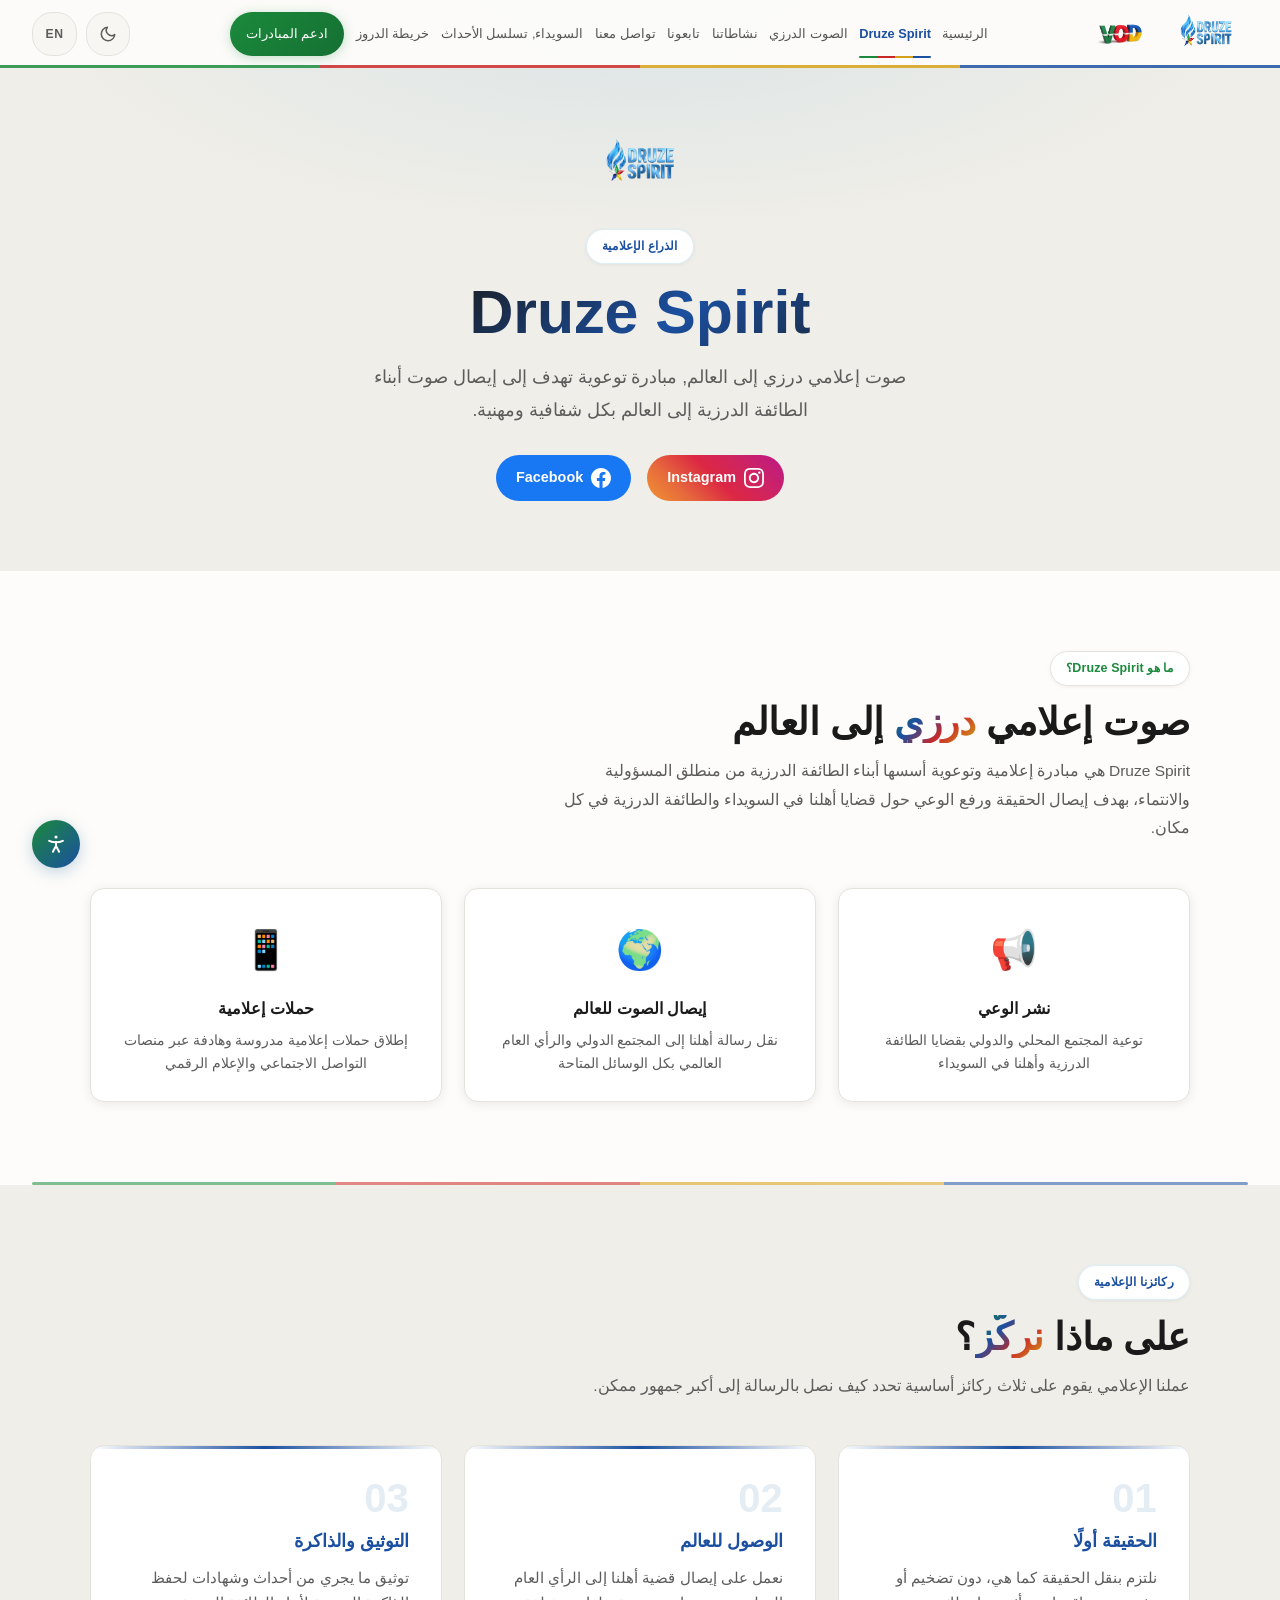
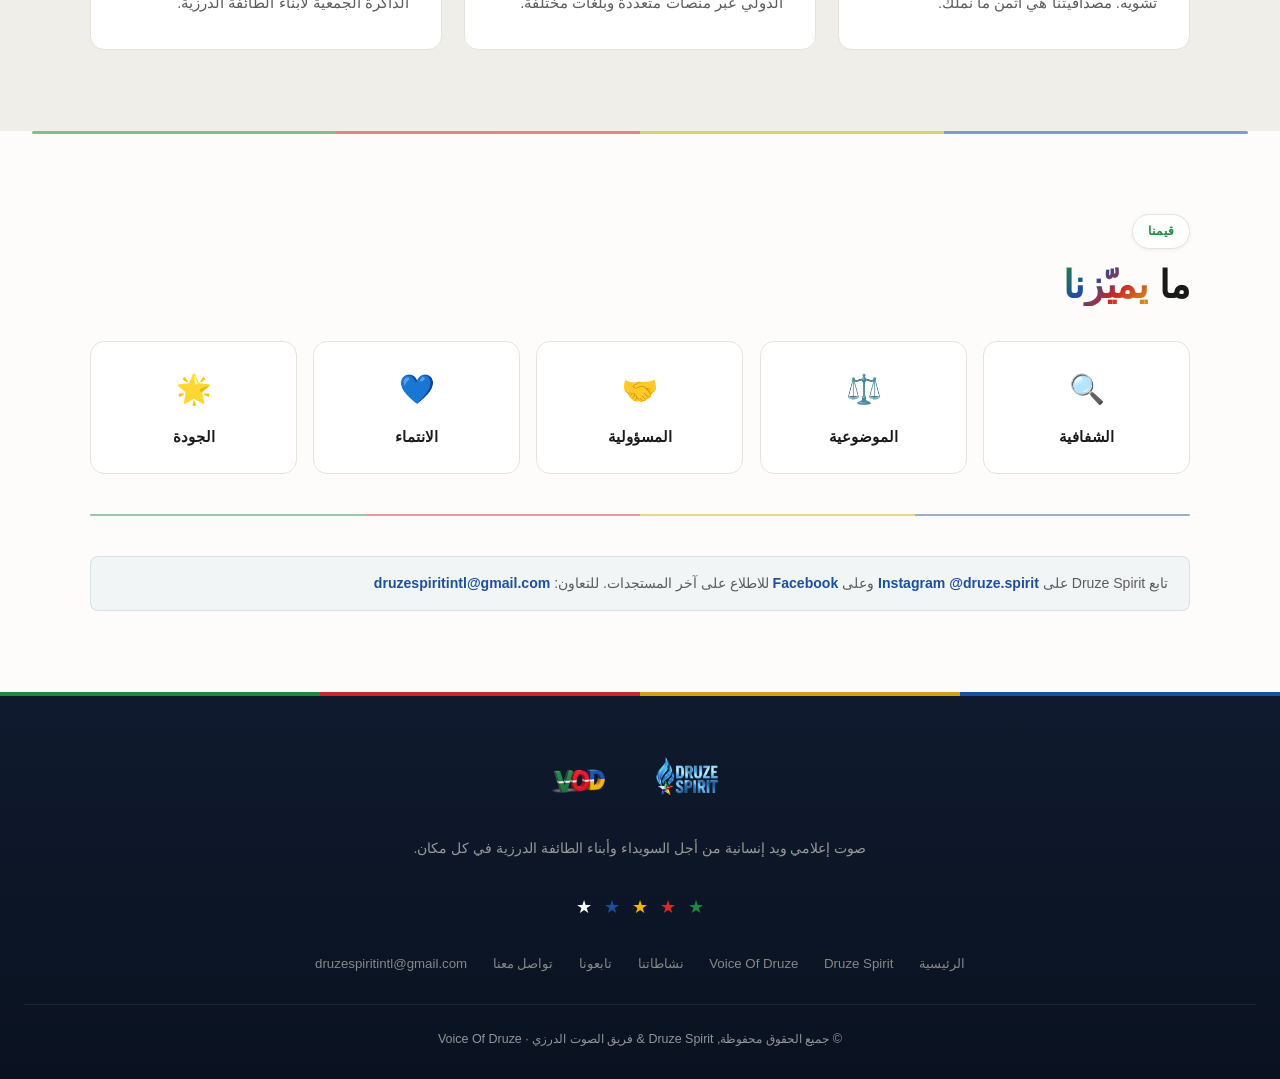
<file: druze-spirit.html>
<!DOCTYPE html>
<html lang="ar" dir="rtl">
<head>
<!-- Security Meta Tags -->
<meta http-equiv="Content-Security-Policy" content="default-src 'self'; script-src 'self' 'unsafe-inline' https://www.googletagmanager.com https://www.google-analytics.com; style-src 'self' 'unsafe-inline' https://fonts.googleapis.com; font-src 'self' https://fonts.gstatic.com; img-src 'self' data: https:; connect-src 'self' https://www.google-analytics.com https://region1.google-analytics.com https://formspree.io; form-action 'self' https://formspree.io; base-uri 'self'; object-src 'none'; frame-src 'none'">
<meta http-equiv="X-Content-Type-Options" content="nosniff">
<meta http-equiv="X-Frame-Options" content="DENY">
<meta http-equiv="Permissions-Policy" content="camera=(), microphone=(), geolocation=()">
<meta name="referrer" content="strict-origin-when-cross-origin">
<!-- Google tag (gtag.js) -->
<script async src="https://www.googletagmanager.com/gtag/js?id=G-NYTTGCMX9L"></script>
<script>
  window.dataLayer = window.dataLayer || [];
  function gtag(){dataLayer.push(arguments);}
  gtag('js', new Date());
  gtag('config', 'G-NYTTGCMX9L');
</script>
<meta charset="UTF-8">
<meta name="viewport" content="width=device-width, initial-scale=1.0">
<title>Druze Spirit, الذراع الإعلامية</title>
<link rel="preconnect" href="https://fonts.googleapis.com">
<link rel="preconnect" href="https://fonts.gstatic.com" crossorigin>
<link rel="stylesheet" href="https://fonts.googleapis.com/css2?family=Cairo:wght@600;700;800;900&family=IBM+Plex+Sans+Arabic:wght@400;500;600;700&display=swap">
<link rel="stylesheet" href="style.css">
<script src="theme.js"></script>
<style>
.page-hero.ds-hero { background: var(--bg3); }
.page-hero.ds-hero .bg-glow { background: radial-gradient(ellipse 70% 60% at 50% 0%, rgba(90,171,220,.14) 0, transparent 70%); }
.page-title.ds { background: linear-gradient(140deg, var(--text) 20%, var(--ds-blue) 55%, var(--text) 90%); -webkit-background-clip: text; -webkit-text-fill-color: transparent; background-clip: text; }
.ds-header-row { display: flex; align-items: center; gap: .7rem; margin-bottom: .5rem; }
.pillar-card { background: #ffffff; border: 1px solid var(--border); border-radius: var(--r); padding: 2rem; transition: transform 200ms cubic-bezier(0.23,1,0.32,1), box-shadow 200ms cubic-bezier(0.23,1,0.32,1), border-color 200ms cubic-bezier(0.23,1,0.32,1), background 200ms cubic-bezier(0.23,1,0.32,1); position: relative; overflow: hidden; }
.pillar-card::before { content: ''; position: absolute; top: 0; inset-inline: 0; height: 3px; background: linear-gradient(90deg, transparent, var(--ds-blue), transparent); }
.pillar-card:hover { transform: translateY(-4px); background: var(--hover); border-color: rgba(45,111,163,.2); box-shadow: 0 8px 28px rgba(0,0,0,.12); }
.pillar-num { font-size: 2.5rem; font-weight: 900; color: rgba(45,111,163,.12); line-height: 1; margin-bottom: .5rem; }
.pillar-title { font-size: 1.1rem; font-weight: 800; color: var(--ds-blue); margin-bottom: .5rem; }
.pillar-desc { font-size: .92rem; color: var(--muted); line-height: 1.75; }
.values-grid { display: grid; grid-template-columns: repeat(auto-fit, minmax(200px, 1fr)); gap: 1rem; margin-top: 2rem; }
.val-item { background: #ffffff; border: 1px solid var(--border); border-radius: var(--r); padding: 1.4rem; text-align: center; transition: transform 200ms cubic-bezier(0.23,1,0.32,1), box-shadow 200ms cubic-bezier(0.23,1,0.32,1), border-color 200ms cubic-bezier(0.23,1,0.32,1), background 200ms cubic-bezier(0.23,1,0.32,1); }
.val-item:hover { border-color: rgba(90,171,220,.2); transform: translateY(-3px); }
.val-icon { font-size: 1.8rem; margin-bottom: .5rem; display: block; }
.val-title { font-size: .93rem; font-weight: 700; }
</style>
  <!-- SEO & social meta -->
  <meta name="description" content="Druze Spirit is the media and awareness voice conveying truth, raising awareness, and bringing the cause of our people in Sweida to the world.">
  <meta name="author" content="Druze Spirit">
  <link rel="canonical" href="https://druzespirit.org/druze-spirit.html">
  <meta property="og:site_name" content="Druze Spirit">
  <meta property="og:type" content="website">
  <meta property="og:title" content="Druze Spirit, The Media Arm">
  <meta property="og:description" content="Druze Spirit is the media and awareness voice conveying truth, raising awareness, and bringing the cause of our people in Sweida to the world.">
  <meta property="og:url" content="https://druzespirit.org/druze-spirit.html">
  <meta property="og:image" content="https://druzespirit.org/og-image.jpg">
  <meta name="twitter:card" content="summary_large_image">
  <meta name="twitter:site" content="@DruzeSpirit">
  <meta name="twitter:creator" content="@DruzeSpirit">
  <meta name="twitter:title" content="Druze Spirit, The Media Arm">
  <meta name="twitter:description" content="Druze Spirit is the media and awareness voice conveying truth, raising awareness, and bringing the cause of our people in Sweida to the world.">
  <meta name="twitter:image" content="https://druzespirit.org/og-image.jpg">
</head>
<body>
<a href="#main-content" class="skip-link">تخطى إلى المحتوى الرئيسي</a>

<!-- NAV -->
<nav role="navigation" aria-label="التنقل الرئيسي">
  <a href="index.html" class="nav-logo"><picture><source srcset="logo_druze_spirit.webp" type="image/webp"><img src="originals/logo_druze_spirit.png" alt="Druze Spirit" class="nav-logo-img" width="68" height="68" loading="eager" decoding="async"></picture><picture><source srcset="logo_voice_of_druze.webp" type="image/webp"><img src="originals/logo_voice_of_druze.png" alt="Voice of Druze" class="nav-logo-img" width="68" height="68" loading="eager" decoding="async"></picture></a>
  <ul class="nav-links">
    <li><a href="index.html" data-ar="الرئيسية" data-en="Home">الرئيسية</a></li>
    <li><a href="druze-spirit.html" class="active" aria-current="page">Druze Spirit</a></li>
    <li><a href="voice-of-druze.html" data-ar="الصوت الدرزي" data-en="Druze Voice">الصوت الدرزي</a></li>
    <li><a href="activities.html" data-ar="نشاطاتنا" data-en="Our Activities">نشاطاتنا</a></li>
    <li><a href="follow-us.html" data-ar="تابعونا" data-en="Follow Us">تابعونا</a></li>
    <li><a href="contact.html" data-ar="تواصل معنا" data-en="Contact Us">تواصل معنا</a></li>
    <li><a href="sweida-timeline.html" data-ar="السويداء, تسلسل الأحداث" data-en="Sweida, Timeline of Events">السويداء, تسلسل الأحداث</a></li>
    <li><a href="druze-map.html" data-ar="خريطة الدروز" data-en="Druze Map">خريطة الدروز</a></li>
    <li><a href="contact.html" class="cta" data-ar="ادعم المبادرات" data-en="Support Our Mission">ادعم المبادرات</a></li>
  </ul>
  <div class="nav-right">
    <button id="lang-toggle" aria-label="Switch language">EN</button>
    <button class="hamburger" id="ham" aria-label="القائمة" aria-expanded="false" aria-controls="mob"><span></span><span></span><span></span></button>
  </div>
</nav>
<div class="mobile-menu" id="mob" role="navigation" aria-label="القائمة المتنقلة" aria-hidden="true">
  <a href="index.html" data-ar="الرئيسية" data-en="Home">الرئيسية</a>
  <a href="druze-spirit.html" class="active" aria-current="page">Druze Spirit</a>
  <a href="voice-of-druze.html" data-ar="فريق الصوت الدرزي" data-en="Voice of Druze Team">فريق الصوت الدرزي</a>
  <a href="activities.html" data-ar="نشاطاتنا" data-en="Our Activities">نشاطاتنا</a>
  <a href="follow-us.html" data-ar="تابعونا" data-en="Follow Us">تابعونا</a>
  <a href="contact.html" data-ar="تواصل معنا" data-en="Contact Us">تواصل معنا</a>
  <a href="sweida-timeline.html" data-ar="السويداء, تسلسل الأحداث" data-en="Sweida, Timeline of Events">السويداء, تسلسل الأحداث</a>
  <a href="druze-map.html" data-ar="خريطة الدروز" data-en="Druze Map">خريطة الدروز</a>
  <a href="contact.html" data-ar="ادعم المبادرات" data-en="Support Our Mission">ادعم المبادرات</a>
</div>

<main id="main-content" tabindex="-1">

<!-- PAGE HERO -->
<div class="page-hero ds-hero">
  <div class="bg-glow"></div>
  <div class="page-hero-content">
    <picture><source srcset="logo_druze_spirit.webp" type="image/webp"><img src="originals/logo_druze_spirit.png" alt="Druze Spirit" class="page-hero-logo stag" width="90" height="90" loading="eager" decoding="async"></picture>
    <div class="tag stag" style="margin:0 auto .9rem;color:var(--ds-blue);border-color:rgba(90,171,220,.2)" data-ar="الذراع الإعلامية" data-en="Media Arm">الذراع الإعلامية</div>
    <h1 class="page-title ds stag d1">Druze Spirit</h1>
    <p class="page-subtitle stag d2" data-ar="صوت إعلامي درزي إلى العالم, مبادرة توعوية تهدف إلى إيصال صوت أبناء الطائفة الدرزية إلى العالم بكل شفافية ومهنية." data-en="A Druze media voice to the world, an awareness initiative aiming to carry the voice of the Druze community to the world with full transparency and professionalism.">صوت إعلامي درزي إلى العالم, مبادرة توعوية تهدف إلى إيصال صوت أبناء الطائفة الدرزية إلى العالم بكل شفافية ومهنية.</p>
    <div style="margin-top:1.8rem;display:flex;gap:1rem;justify-content:center;flex-wrap:wrap" class="stag d3">
      <a href="https://www.instagram.com/druze.spirit" target="_blank" rel="noopener noreferrer" class="social-btn ig-btn"><svg viewBox="0 0 24 24" width="20" height="20" fill="white"><path d="M12 2.163c3.204 0 3.584.012 4.85.07 3.252.148 4.771 1.691 4.919 4.919.058 1.265.069 1.645.069 4.849 0 3.205-.012 3.584-.069 4.849-.149 3.225-1.664 4.771-4.919 4.919-1.266.058-1.644.07-4.85.07-3.204 0-3.584-.012-4.849-.07-3.26-.149-4.771-1.699-4.919-4.92-.058-1.265-.07-1.644-.07-4.849 0-3.204.013-3.583.07-4.849.149-3.227 1.664-4.771 4.919-4.919 1.266-.057 1.645-.069 4.849-.069zm0-2.163c-3.259 0-3.667.014-4.947.072-4.358.2-6.78 2.618-6.98 6.98-.059 1.281-.073 1.689-.073 4.948 0 3.259.014 3.668.072 4.948.2 4.358 2.618 6.78 6.98 6.98 1.281.058 1.689.072 4.948.072 3.259 0 3.668-.014 4.948-.072 4.354-.2 6.782-2.618 6.979-6.98.059-1.28.073-1.689.073-4.948 0-3.259-.014-3.667-.072-4.947-.196-4.354-2.617-6.78-6.979-6.98-1.281-.059-1.69-.073-4.949-.073zm0 5.838c-3.403 0-6.162 2.759-6.162 6.162s2.759 6.163 6.162 6.163 6.162-2.759 6.162-6.163c0-3.403-2.759-6.162-6.162-6.162zm0 10.162c-2.209 0-4-1.79-4-4 0-2.209 1.791-4 4-4s4 1.791 4 4c0 2.21-1.791 4-4 4zm6.406-11.845c-.796 0-1.441.645-1.441 1.44s.645 1.44 1.441 1.44c.795 0 1.439-.645 1.439-1.44s-.644-1.44-1.439-1.44z"/></svg><span>Instagram</span></a>
      <a href="https://www.facebook.com/share/1Cu9dY7SBy/" target="_blank" rel="noopener noreferrer" class="social-btn fb-btn"><svg viewBox="0 0 24 24" width="20" height="20" fill="white"><path d="M24 12.073c0-6.627-5.373-12-12-12s-12 5.373-12 12c0 5.99 4.388 10.954 10.125 11.854v-8.385H7.078v-3.47h3.047V9.43c0-3.007 1.792-4.669 4.533-4.669 1.312 0 2.686.235 2.686.235v2.953H15.83c-1.491 0-1.956.925-1.956 1.874v2.25h3.328l-.532 3.47h-2.796v8.385C19.612 23.027 24 18.062 24 12.073z"/></svg><span>Facebook</span></a>
    </div>
  </div>
</div>

<!-- WHAT IS DS -->
<section style="background:var(--bg)">
  <div class="container">
    <div class="tag stag" data-ar="ما هو Druze Spirit؟" data-en="What is Druze Spirit?">ما هو Druze Spirit؟</div>
    <h2 class="section-title stag d1" data-ar="صوت إعلامي &lt;span&gt;درزي&lt;/span&gt; إلى العالم" data-en="A &lt;span&gt;Druze&lt;/span&gt; Media Voice to the World">صوت إعلامي <span>درزي</span> إلى العالم</h2>
    <p class="section-desc stag d2" data-ar="Druze Spirit هي مبادرة إعلامية وتوعوية أسسها أبناء الطائفة الدرزية من منطلق المسؤولية والانتماء، بهدف إيصال الحقيقة ورفع الوعي حول قضايا أهلنا في السويداء والطائفة الدرزية في كل مكان." data-en="Druze Spirit is a media and awareness initiative founded by members of the Druze community out of a sense of responsibility and belonging, aiming to convey the truth and raise awareness about the issues facing our people in Sweida and the Druze community everywhere.">Druze Spirit هي مبادرة إعلامية وتوعوية أسسها أبناء الطائفة الدرزية من منطلق المسؤولية والانتماء، بهدف إيصال الحقيقة ورفع الوعي حول قضايا أهلنا في السويداء والطائفة الدرزية في كل مكان.</p>
    <div class="grid3">
      <div class="feat-card stag d1">
        <span class="feat-icon">📢</span>
        <div class="feat-title" data-ar="نشر الوعي" data-en="Raising Awareness">نشر الوعي</div>
        <div class="feat-desc" data-ar="توعية المجتمع المحلي والدولي بقضايا الطائفة الدرزية وأهلنا في السويداء" data-en="Educating local and international communities about the issues facing the Druze community and our people in Sweida">توعية المجتمع المحلي والدولي بقضايا الطائفة الدرزية وأهلنا في السويداء</div>
      </div>
      <div class="feat-card stag d2">
        <span class="feat-icon">🌍</span>
        <div class="feat-title" data-ar="إيصال الصوت للعالم" data-en="Reaching the World">إيصال الصوت للعالم</div>
        <div class="feat-desc" data-ar="نقل رسالة أهلنا إلى المجتمع الدولي والرأي العام العالمي بكل الوسائل المتاحة" data-en="Carrying our people's message to the international community and global public opinion through all available means">نقل رسالة أهلنا إلى المجتمع الدولي والرأي العام العالمي بكل الوسائل المتاحة</div>
      </div>
      <div class="feat-card stag d3">
        <span class="feat-icon">📱</span>
        <div class="feat-title" data-ar="حملات إعلامية" data-en="Media Campaigns">حملات إعلامية</div>
        <div class="feat-desc" data-ar="إطلاق حملات إعلامية مدروسة وهادفة عبر منصات التواصل الاجتماعي والإعلام الرقمي" data-en="Launching well-planned and purposeful media campaigns across social media and digital media platforms">إطلاق حملات إعلامية مدروسة وهادفة عبر منصات التواصل الاجتماعي والإعلام الرقمي</div>
      </div>
    </div>
  </div>
</section>

<div class="divider"></div>

<!-- PILLARS -->
<section style="background:var(--bg3)">
  <div class="container">
    <div class="tag stag" style="color:var(--ds-blue);border-color:rgba(90,171,220,.2)" data-ar="ركائزنا الإعلامية" data-en="Our Media Pillars">ركائزنا الإعلامية</div>
    <h2 class="section-title stag d1" data-ar="على ماذا &lt;span&gt;نركّز&lt;/span&gt;؟" data-en="What Do We &lt;span&gt;Focus&lt;/span&gt; On?">على ماذا <span>نركّز</span>؟</h2>
    <p class="section-desc stag d2" data-ar="عملنا الإعلامي يقوم على ثلاث ركائز أساسية تحدد كيف نصل بالرسالة إلى أكبر جمهور ممكن." data-en="Our media work rests on three core pillars that define how we reach the widest possible audience.">عملنا الإعلامي يقوم على ثلاث ركائز أساسية تحدد كيف نصل بالرسالة إلى أكبر جمهور ممكن.</p>
    <div class="grid3">
      <div class="pillar-card stag d1">
        <div class="pillar-num">01</div>
        <div class="pillar-title" data-ar="الحقيقة أولًا" data-en="Truth First">الحقيقة أولًا</div>
        <p class="pillar-desc" data-ar="نلتزم بنقل الحقيقة كما هي، دون تضخيم أو تشويه. مصداقيتنا هي أثمن ما نملك." data-en="We are committed to conveying the truth as it is, without exaggeration or distortion. Our credibility is our most precious asset.">نلتزم بنقل الحقيقة كما هي، دون تضخيم أو تشويه. مصداقيتنا هي أثمن ما نملك.</p>
      </div>
      <div class="pillar-card stag d2">
        <div class="pillar-num">02</div>
        <div class="pillar-title" data-ar="الوصول للعالم" data-en="Reaching the World">الوصول للعالم</div>
        <p class="pillar-desc" data-ar="نعمل على إيصال قضية أهلنا إلى الرأي العام الدولي عبر منصات متعددة وبلغات مختلفة." data-en="We work to bring our people's cause to international public opinion through multiple platforms and in different languages.">نعمل على إيصال قضية أهلنا إلى الرأي العام الدولي عبر منصات متعددة وبلغات مختلفة.</p>
      </div>
      <div class="pillar-card stag d3">
        <div class="pillar-num">03</div>
        <div class="pillar-title" data-ar="التوثيق والذاكرة" data-en="Documentation & Memory">التوثيق والذاكرة</div>
        <p class="pillar-desc" data-ar="توثيق ما يجري من أحداث وشهادات لحفظ الذاكرة الجمعية لأبناء الطائفة الدرزية." data-en="Documenting ongoing events and testimonies to preserve the collective memory of the Druze community.">توثيق ما يجري من أحداث وشهادات لحفظ الذاكرة الجمعية لأبناء الطائفة الدرزية.</p>
      </div>
    </div>
  </div>
</section>

<div class="divider"></div>

<!-- VALUES -->
<section style="background:var(--bg)">
  <div class="container">
    <div class="tag stag" data-ar="قيمنا" data-en="Our Values">قيمنا</div>
    <h2 class="section-title stag d1" data-ar="ما &lt;span&gt;يميّزنا&lt;/span&gt;" data-en="What &lt;span&gt;Defines Us&lt;/span&gt;">ما <span>يميّزنا</span></h2>
    <div class="values-grid">
      <div class="val-item stag d1"><span class="val-icon">🔍</span><div class="val-title" data-ar="الشفافية" data-en="Transparency">الشفافية</div></div>
      <div class="val-item stag d2"><span class="val-icon">⚖️</span><div class="val-title" data-ar="الموضوعية" data-en="Objectivity">الموضوعية</div></div>
      <div class="val-item stag d3"><span class="val-icon">🤝</span><div class="val-title" data-ar="المسؤولية" data-en="Responsibility">المسؤولية</div></div>
      <div class="val-item stag d4"><span class="val-icon">💙</span><div class="val-title" data-ar="الانتماء" data-en="Belonging">الانتماء</div></div>
      <div class="val-item stag d1"><span class="val-icon">🌟</span><div class="val-title" data-ar="الجودة" data-en="Quality">الجودة</div></div>
    </div>
    <div class="glow-line"></div>
    <div class="notice stag" data-ar="تابع Druze Spirit على &lt;a href='https://www.instagram.com/druze.spirit' target='_blank' rel='noopener noreferrer' style='color:var(--ds-blue)'&gt;Instagram @druze.spirit&lt;/a&gt; وعلى &lt;a href='https://www.facebook.com/share/1Cu9dY7SBy/' target='_blank' rel='noopener noreferrer' style='color:var(--ds-blue)'&gt;Facebook&lt;/a&gt; للاطلاع على آخر المستجدات. للتعاون: &lt;a href='mailto:druzespiritintl@gmail.com' style='color:var(--ds-blue)'&gt;druzespiritintl@gmail.com&lt;/a&gt;" data-en="Follow Druze Spirit on &lt;a href='https://www.instagram.com/druze.spirit' target='_blank' rel='noopener noreferrer' style='color:var(--ds-blue)'&gt;Instagram @druze.spirit&lt;/a&gt; and &lt;a href='https://www.facebook.com/share/1Cu9dY7SBy/' target='_blank' rel='noopener noreferrer' style='color:var(--ds-blue)'&gt;Facebook&lt;/a&gt; for the latest updates. For collaboration: &lt;a href='mailto:druzespiritintl@gmail.com' style='color:var(--ds-blue)'&gt;druzespiritintl@gmail.com&lt;/a&gt;">
      تابع Druze Spirit على
      <a href="https://www.instagram.com/druze.spirit" target="_blank" rel="noopener noreferrer" style="color:var(--ds-blue)">Instagram @druze.spirit</a>
      وعلى
      <a href="https://www.facebook.com/share/1Cu9dY7SBy/" target="_blank" rel="noopener noreferrer" style="color:var(--ds-blue)">Facebook</a>
      للاطلاع على آخر المستجدات والحملات الإعلامية.
      للتعاون الإعلامي:
      <a href="mailto:druzespiritintl@gmail.com" style="color:var(--ds-blue)">druzespiritintl@gmail.com</a>
    </div>
  </div>
</section>

</main>

<!-- FOOTER -->
<footer role="contentinfo">
  <a href="index.html" class="ft-logo"><picture><source srcset="logo_druze_spirit.webp" type="image/webp"><img src="originals/logo_druze_spirit.png" alt="Druze Spirit" class="ft-logo-img" width="82" height="82" loading="lazy" decoding="async"></picture><picture><source srcset="logo_voice_of_druze.webp" type="image/webp"><img src="originals/logo_voice_of_druze.png" alt="Voice of Druze" class="ft-logo-img" width="82" height="82" loading="lazy" decoding="async"></picture></a>
  <p class="ft-desc" data-ar="صوت إعلامي ويد إنسانية من أجل السويداء وأبناء الطائفة الدرزية في كل مكان." data-en="A media voice and humanitarian hand for Sweida and the Druze community everywhere.">صوت إعلامي ويد إنسانية من أجل السويداء وأبناء الطائفة الدرزية في كل مكان.</p>
  <div class="ft-stars" aria-hidden="true"><span style="color:#1B8A3C">★</span><span style="color:#D42B2B">★</span><span style="color:#F5B800">★</span><span style="color:#1B4FA0">★</span><span style="color:#fff">★</span></div>
  <div class="ft-links">
    <a href="index.html" data-ar="الرئيسية" data-en="Home">الرئيسية</a>
    <a href="druze-spirit.html">Druze Spirit</a>
    <a href="voice-of-druze.html">Voice Of Druze</a>
    <a href="activities.html" data-ar="نشاطاتنا" data-en="Our Activities">نشاطاتنا</a>
    <a href="follow-us.html" data-ar="تابعونا" data-en="Follow Us">تابعونا</a>
    <a href="contact.html" data-ar="تواصل معنا" data-en="Contact Us">تواصل معنا</a>
    <a href="mailto:druzespiritintl@gmail.com">druzespiritintl@gmail.com</a>
  </div>
  <div class="ft-copy" data-ar="© جميع الحقوق محفوظة, Druze Spirit &amp;amp; فريق الصوت الدرزي · Voice Of Druze" data-en="© All rights reserved, Druze Spirit &amp;amp; Voice Of Druze">© جميع الحقوق محفوظة, Druze Spirit &amp; فريق الصوت الدرزي · Voice Of Druze</div>
</footer>

<script defer src="shared.js"></script>
<script>
const ham = document.getElementById('ham'), mob = document.getElementById('mob');
ham.addEventListener('click', () => {
  const open = ham.classList.toggle('open');
  mob.classList.toggle('open', open);
  ham.setAttribute('aria-expanded', open);
  mob.setAttribute('aria-hidden', !open);
});
document.addEventListener('click', e => { if (!ham.contains(e.target) && !mob.contains(e.target) && e.target.id !== 'lang-toggle' && e.target.id !== 'theme-toggle' && !e.target.closest('#theme-toggle')) { ham.classList.remove('open'); mob.classList.remove('open'); ham.setAttribute('aria-expanded','false'); mob.setAttribute('aria-hidden','true'); } });
const navEl = document.querySelector('nav');
window.addEventListener('scroll', () => { navEl.classList.toggle('scrolled', window.scrollY > 20); }, { passive: true });
const io = new IntersectionObserver(entries => {
  entries.forEach(e => { if (e.isIntersecting) { e.target.classList.add('vis'); io.unobserve(e.target); } });
}, { threshold: 0.1, rootMargin: '0px 0px -48px 0px' });
document.querySelectorAll('.stag').forEach(el => io.observe(el));
</script>

<button id="accessibility-btn" onclick="document.getElementById('accessibility-menu').style.display = document.getElementById('accessibility-menu').style.display === 'none' ? 'block' : 'none'" aria-label="إعدادات الوصول"><svg width="22" height="22" viewBox="0 0 24 24" fill="none" stroke="currentColor" stroke-width="2.2" stroke-linecap="round" stroke-linejoin="round" aria-hidden="true"><circle cx="12" cy="4.4" r="1.7" fill="currentColor" stroke="none"/><path d="M4.5 8.5c2.4 1.1 4.9 1.6 7.5 1.6s5.1-.5 7.5-1.6"/><path d="M12 9.8v4.4"/><path d="M8.6 20.5 12 14.2l3.4 6.3"/></svg></button>

<div id="accessibility-menu" style="display:none;position:fixed;bottom:5.5rem;left:2rem;background:white;border:1px solid #ddd;border-radius:10px;padding:15px;z-index:9999;box-shadow:0 2px 20px rgba(0,0,0,0.2);min-width:210px;direction:rtl;font-family:var(--font-body)">
  <button style="display:block;width:100%;text-align:right;margin-bottom:8px;padding:6px 10px;border:none;background:none;cursor:pointer;font-size:14px" onclick="document.documentElement.style.fontSize='120%'">تكبير الخط, A+</button>
  <button style="display:block;width:100%;text-align:right;margin-bottom:8px;padding:6px 10px;border:none;background:none;cursor:pointer;font-size:14px" onclick="document.documentElement.style.fontSize='80%'">تصغير الخط, A-</button>
  <button style="display:block;width:100%;text-align:right;margin-bottom:8px;padding:6px 10px;border:none;background:none;cursor:pointer;font-size:14px" onclick="document.body.style.filter='contrast(2) grayscale(1)'">تباين عالٍ, ◑</button>
  <button style="display:block;width:100%;text-align:right;margin-bottom:8px;padding:6px 10px;border:none;background:none;cursor:pointer;font-size:14px" onclick="(function(){var els=document.querySelectorAll('a');var on=els[0]&&els[0].style.outline;els.forEach(function(a){a.style.outline=on?'':'2px dashed';a.style.textDecoration=on?'':'underline';})})()">إبراز الروابط, 🔗</button>
  <button style="display:block;width:100%;text-align:right;margin-bottom:8px;padding:6px 10px;border:none;background:none;cursor:pointer;font-size:14px" onclick="(function(){var s=document.getElementById('a11y-s');if(s){s.parentNode.removeChild(s);}else{s=document.createElement('style');s.id='a11y-s';s.textContent='*,*::before,*::after{animation-duration:.001ms!important;transition-duration:.001ms!important}';document.head.appendChild(s);}})()">إيقاف الحركة, ⏸</button>
  <hr style="border:none;border-top:1px solid #eee;margin:8px 0">
  <button style="display:block;width:100%;text-align:right;padding:6px 10px;border:none;background:none;cursor:pointer;font-size:14px;color:#c0392b" onclick="document.documentElement.style.fontSize='';document.body.style.filter='';document.querySelectorAll('a').forEach(function(a){a.style.outline='';a.style.textDecoration=''});var s=document.getElementById('a11y-s');if(s)s.parentNode.removeChild(s);">إعادة الضبط, ↺</button>
</div>
</body>
</html>
</file>
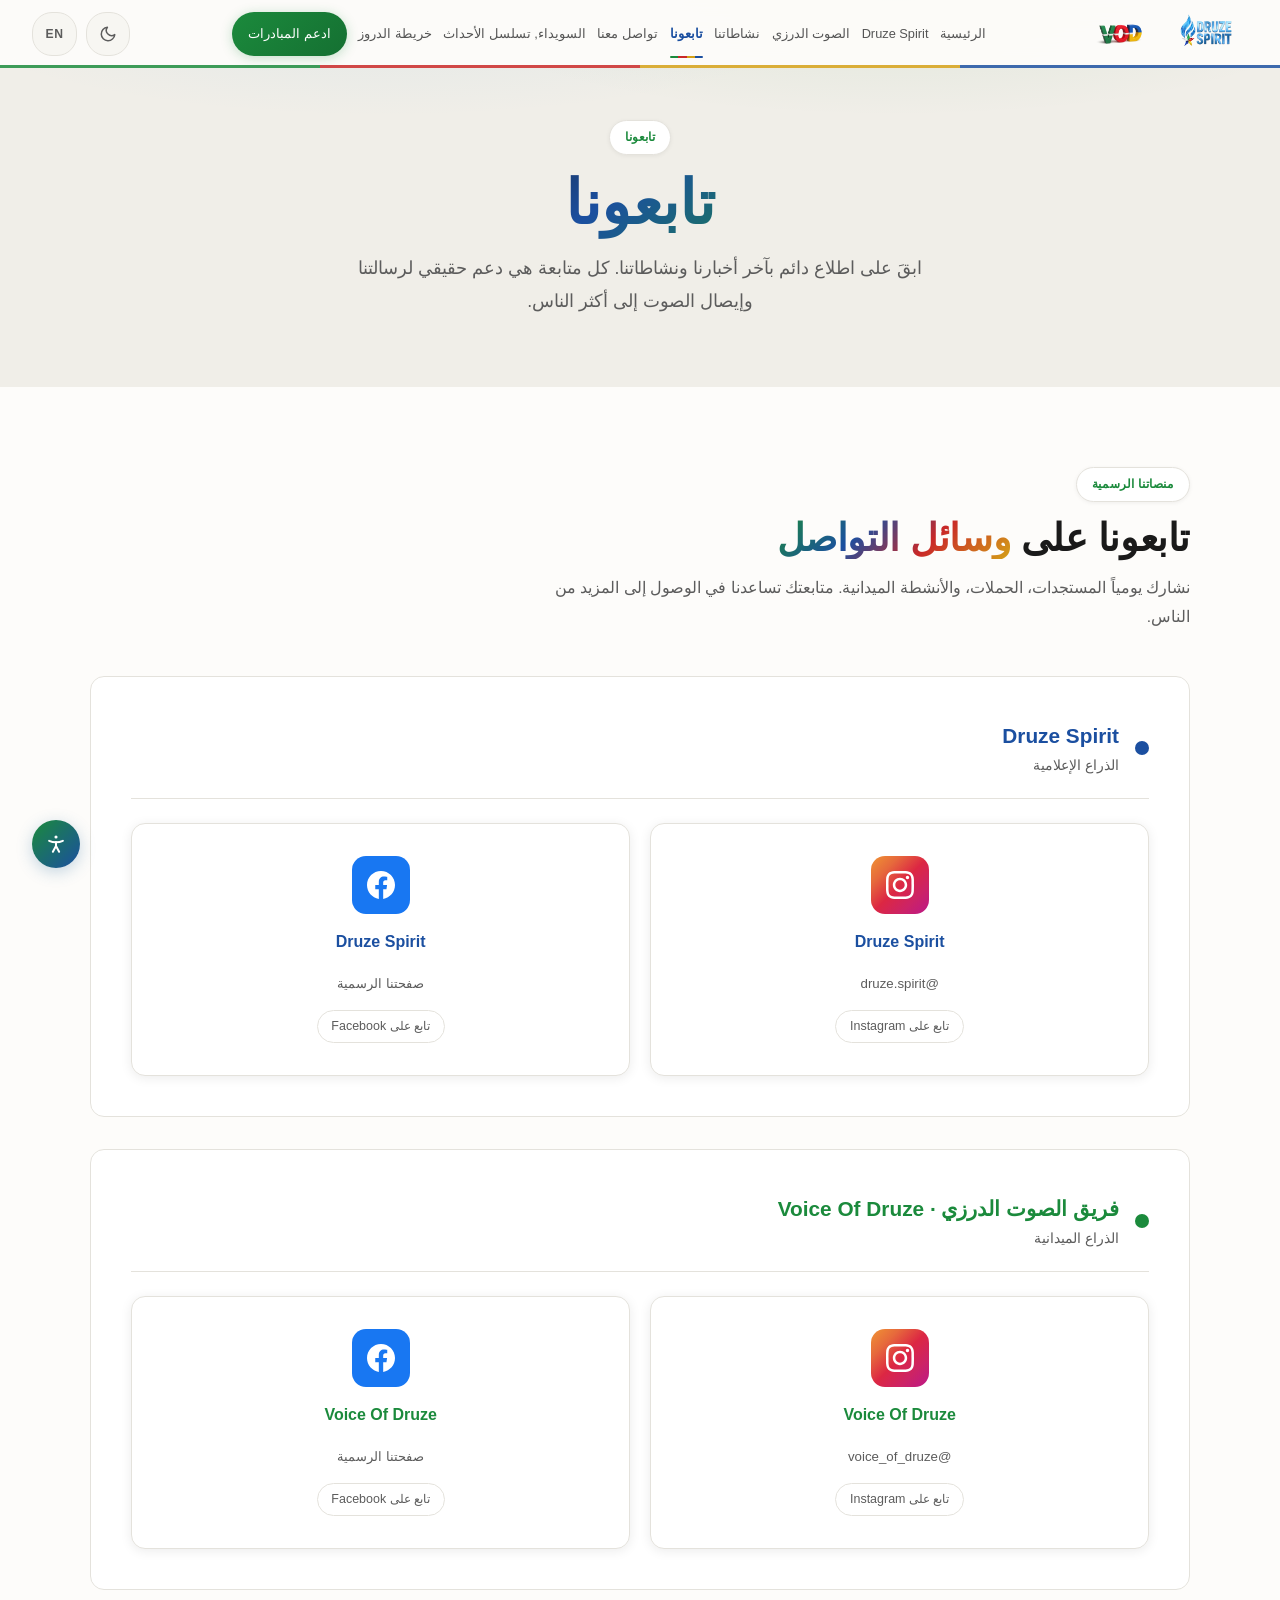
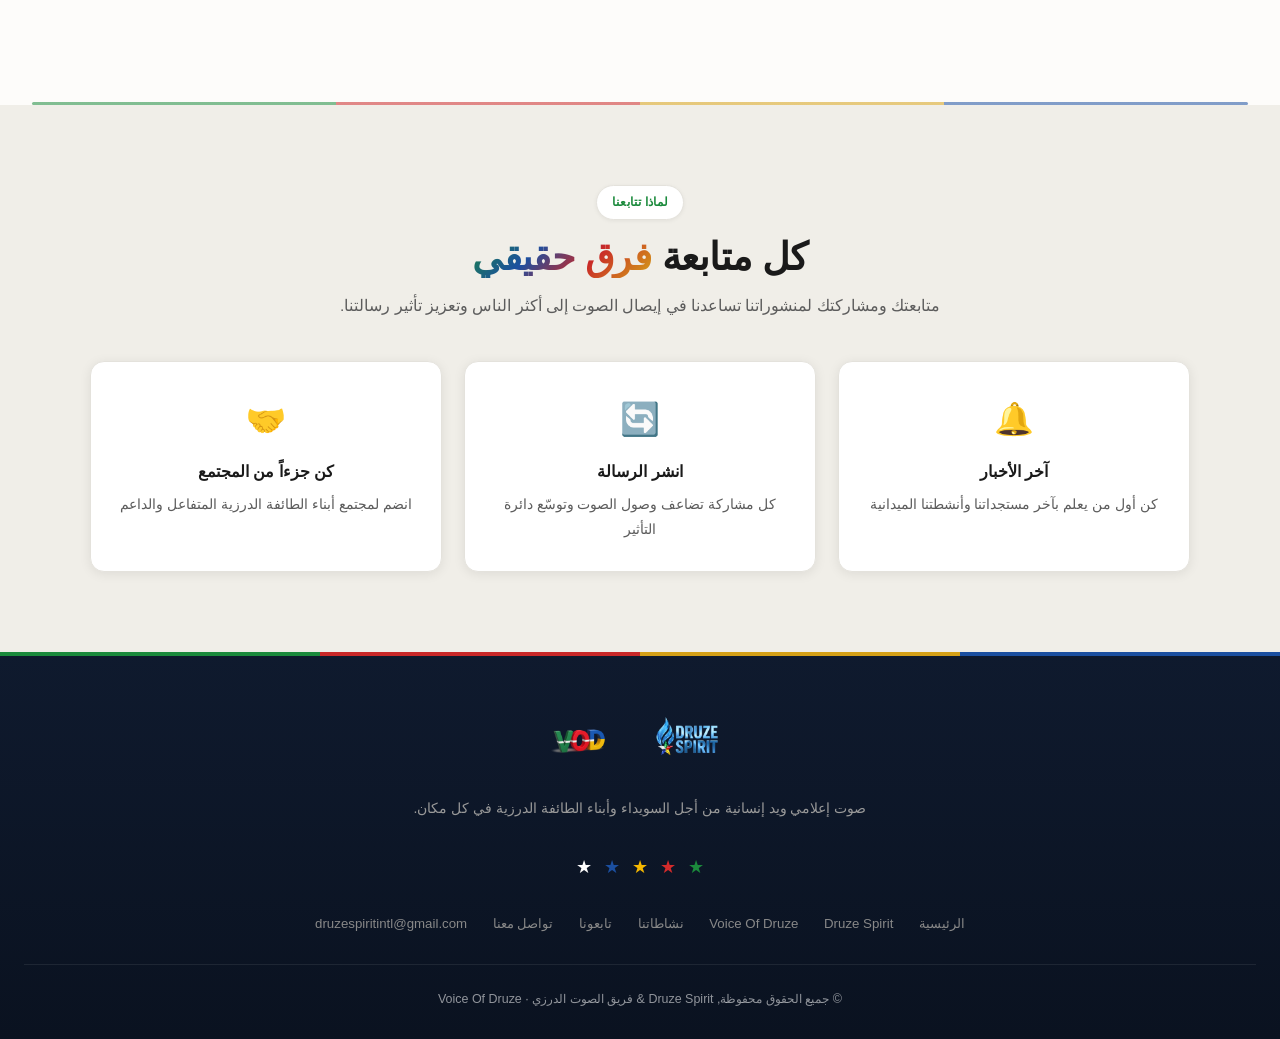
<file: follow-us.html>
<!DOCTYPE html>
<html lang="ar" dir="rtl">
<head>
<!-- Security Meta Tags -->
<meta http-equiv="Content-Security-Policy" content="default-src 'self'; script-src 'self' 'unsafe-inline' https://www.googletagmanager.com https://www.google-analytics.com; style-src 'self' 'unsafe-inline' https://fonts.googleapis.com; font-src 'self' https://fonts.gstatic.com; img-src 'self' data: https:; connect-src 'self' https://www.google-analytics.com https://region1.google-analytics.com https://formspree.io; form-action 'self' https://formspree.io; base-uri 'self'; object-src 'none'; frame-src 'none'">
<meta http-equiv="X-Content-Type-Options" content="nosniff">
<meta http-equiv="X-Frame-Options" content="DENY">
<meta http-equiv="Permissions-Policy" content="camera=(), microphone=(), geolocation=()">
<meta name="referrer" content="strict-origin-when-cross-origin">
<!-- Google tag (gtag.js) -->
<script async src="https://www.googletagmanager.com/gtag/js?id=G-NYTTGCMX9L"></script>
<script>
  window.dataLayer = window.dataLayer || [];
  function gtag(){dataLayer.push(arguments);}
  gtag('js', new Date());
  gtag('config', 'G-NYTTGCMX9L');
</script>
<meta charset="UTF-8">
<meta name="viewport" content="width=device-width, initial-scale=1.0">
<title>تابعونا | Druze Spirit & Voice of Druze</title>
<link rel="preconnect" href="https://fonts.googleapis.com">
<link rel="preconnect" href="https://fonts.gstatic.com" crossorigin>
<link rel="stylesheet" href="https://fonts.googleapis.com/css2?family=Cairo:wght@600;700;800;900&family=IBM+Plex+Sans+Arabic:wght@400;500;600;700&display=swap">
<link rel="stylesheet" href="style.css">
<script src="theme.js"></script>
<style>
.page-hero.fol-hero { background: var(--bg3); }
.page-hero.fol-hero .bg-glow { background: radial-gradient(ellipse 60% 50% at 30% 0%, rgba(90,171,220,.1) 0, transparent 60%), radial-gradient(ellipse 60% 50% at 70% 0%, rgba(27,138,60,.08) 0, transparent 60%); }
.page-title.fol { background: linear-gradient(140deg, var(--text) 15%, var(--ds-blue) 45%, var(--vod-green) 80%, var(--text) 100%); -webkit-background-clip: text; -webkit-text-fill-color: transparent; background-clip: text; }
.brand-section { background: #ffffff; border: 1px solid var(--border); border-radius: var(--r); padding: 2.5rem; margin-bottom: 2rem; }
.brand-header { display: flex; align-items: center; gap: 1rem; margin-bottom: 1.5rem; padding-bottom: 1.2rem; border-bottom: 1px solid var(--border); }
.brand-dot { width: 14px; height: 14px; border-radius: 50%; flex-shrink: 0; }
.brand-name { font-size: 1.3rem; font-weight: 900; }
.brand-sub { font-size: .85rem; color: var(--muted); }
.soc-pair { display: grid; grid-template-columns: repeat(auto-fit, minmax(220px, 1fr)); gap: 1.2rem; }
.stats-row { display: flex; gap: 1rem; flex-wrap: wrap; margin-top: 1.5rem; }
.stat-box { background: var(--bg2); border: 1px solid var(--border); border-radius: 10px; padding: .8rem 1.2rem; flex: 1; min-width: 100px; text-align: center; }
.stat-val { font-size: 1.4rem; font-weight: 900; margin-bottom: .2rem; }
.stat-label { font-size: .75rem; color: var(--muted); }
</style>
  <!-- SEO & social meta -->
  <meta name="description" content="Follow Druze Spirit &amp; Voice of Druze on social media for the latest campaigns, updates, and stories from the Druze community.">
  <meta name="author" content="Druze Spirit">
  <link rel="canonical" href="https://druzespirit.org/follow-us.html">
  <meta property="og:site_name" content="Druze Spirit">
  <meta property="og:type" content="website">
  <meta property="og:title" content="Follow Us | Druze Spirit">
  <meta property="og:description" content="Follow Druze Spirit &amp; Voice of Druze on social media for the latest campaigns, updates, and stories from the Druze community.">
  <meta property="og:url" content="https://druzespirit.org/follow-us.html">
  <meta property="og:image" content="https://druzespirit.org/og-image.jpg">
  <meta name="twitter:card" content="summary_large_image">
  <meta name="twitter:site" content="@DruzeSpirit">
  <meta name="twitter:creator" content="@DruzeSpirit">
  <meta name="twitter:title" content="Follow Us | Druze Spirit">
  <meta name="twitter:description" content="Follow Druze Spirit &amp; Voice of Druze on social media for the latest campaigns, updates, and stories from the Druze community.">
  <meta name="twitter:image" content="https://druzespirit.org/og-image.jpg">
</head>
<body>
<a href="#main-content" class="skip-link">تخطى إلى المحتوى الرئيسي</a>

<!-- NAV -->
<nav role="navigation" aria-label="التنقل الرئيسي">
  <a href="index.html" class="nav-logo"><picture><source srcset="logo_druze_spirit.webp" type="image/webp"><img src="originals/logo_druze_spirit.png" alt="Druze Spirit" class="nav-logo-img" width="68" height="68" loading="eager" decoding="async"></picture><picture><source srcset="logo_voice_of_druze.webp" type="image/webp"><img src="originals/logo_voice_of_druze.png" alt="Voice of Druze" class="nav-logo-img" width="68" height="68" loading="eager" decoding="async"></picture></a>
  <ul class="nav-links">
    <li><a href="index.html" data-ar="الرئيسية" data-en="Home">الرئيسية</a></li>
    <li><a href="druze-spirit.html">Druze Spirit</a></li>
    <li><a href="voice-of-druze.html" data-ar="الصوت الدرزي" data-en="Druze Voice">الصوت الدرزي</a></li>
    <li><a href="activities.html" data-ar="نشاطاتنا" data-en="Our Activities">نشاطاتنا</a></li>
    <li><a href="follow-us.html" class="active" data-ar="تابعونا" data-en="Follow Us" aria-current="page">تابعونا</a></li>
    <li><a href="contact.html" data-ar="تواصل معنا" data-en="Contact Us">تواصل معنا</a></li>
    <li><a href="sweida-timeline.html" data-ar="السويداء, تسلسل الأحداث" data-en="Sweida, Timeline of Events">السويداء, تسلسل الأحداث</a></li>
    <li><a href="druze-map.html" data-ar="خريطة الدروز" data-en="Druze Map">خريطة الدروز</a></li>
    <li><a href="contact.html" class="cta" data-ar="ادعم المبادرات" data-en="Support Our Mission">ادعم المبادرات</a></li>
  </ul>
  <div class="nav-right">
    <button id="lang-toggle" aria-label="Switch language">EN</button>
    <button class="hamburger" id="ham" aria-label="القائمة" aria-expanded="false" aria-controls="mob"><span></span><span></span><span></span></button>
  </div>
</nav>
<div class="mobile-menu" id="mob" role="navigation" aria-label="القائمة المتنقلة" aria-hidden="true">
  <a href="index.html" data-ar="الرئيسية" data-en="Home">الرئيسية</a>
  <a href="druze-spirit.html">Druze Spirit</a>
  <a href="voice-of-druze.html" data-ar="فريق الصوت الدرزي" data-en="Voice of Druze Team">فريق الصوت الدرزي</a>
  <a href="activities.html" data-ar="نشاطاتنا" data-en="Our Activities">نشاطاتنا</a>
  <a href="follow-us.html" class="active" data-ar="تابعونا" data-en="Follow Us" aria-current="page">تابعونا</a>
  <a href="contact.html" data-ar="تواصل معنا" data-en="Contact Us">تواصل معنا</a>
  <a href="sweida-timeline.html" data-ar="السويداء, تسلسل الأحداث" data-en="Sweida, Timeline of Events">السويداء, تسلسل الأحداث</a>
  <a href="druze-map.html" data-ar="خريطة الدروز" data-en="Druze Map">خريطة الدروز</a>
  <a href="contact.html" data-ar="ادعم المبادرات" data-en="Support Our Mission">ادعم المبادرات</a>
</div>

<main id="main-content" tabindex="-1">

<!-- PAGE HERO -->
<div class="page-hero fol-hero">
  <div class="bg-glow"></div>
  <div class="page-hero-content">
    <div class="tag stag" style="margin:0 auto .9rem" data-ar="تابعونا" data-en="Follow Us">تابعونا</div>
    <h1 class="page-title fol stag d1" data-ar="تابعونا" data-en="Follow Us">تابعونا</h1>
    <p class="page-subtitle stag d2" data-ar="ابقَ على اطلاع دائم بآخر أخبارنا ونشاطاتنا. كل متابعة هي دعم حقيقي لرسالتنا وإيصال الصوت إلى أكثر الناس." data-en="Stay up to date with our latest news and activities. Every follow is real support for our mission and helps carry the voice to more people.">ابقَ على اطلاع دائم بآخر أخبارنا ونشاطاتنا. كل متابعة هي دعم حقيقي لرسالتنا وإيصال الصوت إلى أكثر الناس.</p>
  </div>
</div>

<!-- SOCIAL CARDS SECTION -->
<section style="background:var(--bg)">
  <div class="container">
    <div class="tag stag" data-ar="منصاتنا الرسمية" data-en="Our Official Platforms">منصاتنا الرسمية</div>
    <h2 class="section-title stag d1" data-ar="تابعونا على &lt;span&gt;وسائل التواصل&lt;/span&gt;" data-en="Follow Us on &lt;span&gt;Social Media&lt;/span&gt;">تابعونا على <span>وسائل التواصل</span></h2>
    <p class="section-desc stag d2" data-ar="نشارك يومياً المستجدات، الحملات، والأنشطة الميدانية. متابعتك تساعدنا في الوصول إلى المزيد من الناس." data-en="We share updates, campaigns, and field activities daily. Your follow helps us reach more people.">نشارك يومياً المستجدات، الحملات، والأنشطة الميدانية. متابعتك تساعدنا في الوصول إلى المزيد من الناس.</p>

    <!-- Druze Spirit -->
    <div class="brand-section stag d1">
      <div class="brand-header">
        <div class="brand-dot" style="background:var(--ds-blue);box-shadow:none"></div>
        <div>
          <div class="brand-name" style="color:var(--ds-blue)">Druze Spirit</div>
          <div class="brand-sub" data-ar="الذراع الإعلامية" data-en="Media Arm">الذراع الإعلامية</div>
        </div>
      </div>
      <div class="soc-pair">
        <a href="https://www.instagram.com/druze.spirit" target="_blank" rel="noopener noreferrer" class="soc-card ids">
          <div class="plat-icon ig">
            <svg aria-hidden="true" focusable="false" viewBox="0 0 24 24"><path d="M12 2.163c3.204 0 3.584.012 4.85.07 3.252.148 4.771 1.691 4.919 4.919.058 1.265.069 1.645.069 4.849 0 3.205-.012 3.584-.069 4.849-.149 3.225-1.664 4.771-4.919 4.919-1.266.058-1.644.07-4.85.07-3.204 0-3.584-.012-4.849-.07-3.26-.149-4.771-1.699-4.919-4.92-.058-1.265-.07-1.644-.07-4.849 0-3.204.013-3.583.07-4.849.149-3.227 1.664-4.771 4.919-4.919 1.266-.057 1.645-.069 4.849-.069zm0-2.163c-3.259 0-3.667.014-4.947.072-4.358.2-6.78 2.618-6.98 6.98-.059 1.281-.073 1.689-.073 4.948 0 3.259.014 3.668.072 4.948.2 4.358 2.618 6.78 6.98 6.98 1.281.058 1.689.072 4.948.072 3.259 0 3.668-.014 4.948-.072 4.354-.2 6.782-2.618 6.979-6.98.059-1.28.073-1.689.073-4.948 0-3.259-.014-3.667-.072-4.947-.196-4.354-2.617-6.78-6.979-6.98-1.281-.059-1.69-.073-4.949-.073zm0 5.838c-3.403 0-6.162 2.759-6.162 6.162s2.759 6.163 6.162 6.163 6.162-2.759 6.162-6.163c0-3.403-2.759-6.162-6.162-6.162zm0 10.162c-2.209 0-4-1.79-4-4 0-2.209 1.791-4 4-4s4 1.791 4 4c0 2.21-1.791 4-4 4zm6.406-11.845c-.796 0-1.441.645-1.441 1.44s.645 1.44 1.441 1.44c.795 0 1.439-.645 1.439-1.44s-.644-1.44-1.439-1.44z"/></svg>
          </div>
          <div class="soc-brand ds">Druze Spirit</div>
          <div class="soc-handle">@druze.spirit</div>
          <div class="soc-cta" data-ar="تابع على Instagram" data-en="Follow on Instagram">تابع على Instagram</div>
        </a>
        <a href="https://www.facebook.com/share/1Cu9dY7SBy/" target="_blank" rel="noopener noreferrer" class="soc-card fds">
          <div class="plat-icon fb">
            <svg aria-hidden="true" focusable="false" viewBox="0 0 24 24"><path d="M24 12.073c0-6.627-5.373-12-12-12s-12 5.373-12 12c0 5.99 4.388 10.954 10.125 11.854v-8.385H7.078v-3.47h3.047V9.43c0-3.007 1.792-4.669 4.533-4.669 1.312 0 2.686.235 2.686.235v2.953H15.83c-1.491 0-1.956.925-1.956 1.874v2.25h3.328l-.532 3.47h-2.796v8.385C19.612 23.027 24 18.062 24 12.073z"/></svg>
          </div>
          <div class="soc-brand ds">Druze Spirit</div>
          <div class="soc-handle" data-ar="صفحتنا الرسمية" data-en="Official Page">صفحتنا الرسمية</div>
          <div class="soc-cta" data-ar="تابع على Facebook" data-en="Follow on Facebook">تابع على Facebook</div>
        </a>
      </div>
    </div>

    <!-- Voice of Druze -->
    <div class="brand-section stag d2">
      <div class="brand-header">
        <div class="brand-dot" style="background:var(--vod-green);box-shadow:none"></div>
        <div>
          <div class="brand-name" style="color:var(--vod-green)" data-ar="فريق الصوت الدرزي · Voice Of Druze" data-en="Voice Of Druze Team">فريق الصوت الدرزي · Voice Of Druze</div>
          <div class="brand-sub" data-ar="الذراع الميدانية" data-en="Field Arm">الذراع الميدانية</div>
        </div>
      </div>
      <div class="soc-pair">
        <a href="https://www.instagram.com/voice_of_druze" target="_blank" rel="noopener noreferrer" class="soc-card ivd">
          <div class="plat-icon ig">
            <svg aria-hidden="true" focusable="false" viewBox="0 0 24 24"><path d="M12 2.163c3.204 0 3.584.012 4.85.07 3.252.148 4.771 1.691 4.919 4.919.058 1.265.069 1.645.069 4.849 0 3.205-.012 3.584-.069 4.849-.149 3.225-1.664 4.771-4.919 4.919-1.266.058-1.644.07-4.85.07-3.204 0-3.584-.012-4.849-.07-3.26-.149-4.771-1.699-4.919-4.92-.058-1.265-.07-1.644-.07-4.849 0-3.204.013-3.583.07-4.849.149-3.227 1.664-4.771 4.919-4.919 1.266-.057 1.645-.069 4.849-.069zm0-2.163c-3.259 0-3.667.014-4.947.072-4.358.2-6.78 2.618-6.98 6.98-.059 1.281-.073 1.689-.073 4.948 0 3.259.014 3.668.072 4.948.2 4.358 2.618 6.78 6.98 6.98 1.281.058 1.689.072 4.948.072 3.259 0 3.668-.014 4.948-.072 4.354-.2 6.782-2.618 6.979-6.98.059-1.28.073-1.689.073-4.948 0-3.259-.014-3.667-.072-4.947-.196-4.354-2.617-6.78-6.979-6.98-1.281-.059-1.69-.073-4.949-.073zm0 5.838c-3.403 0-6.162 2.759-6.162 6.162s2.759 6.163 6.162 6.163 6.162-2.759 6.162-6.163c0-3.403-2.759-6.162-6.162-6.162zm0 10.162c-2.209 0-4-1.79-4-4 0-2.209 1.791-4 4-4s4 1.791 4 4c0 2.21-1.791 4-4 4zm6.406-11.845c-.796 0-1.441.645-1.441 1.44s.645 1.44 1.441 1.44c.795 0 1.439-.645 1.439-1.44s-.644-1.44-1.439-1.44z"/></svg>
          </div>
          <div class="soc-brand vod">Voice Of Druze</div>
          <div class="soc-handle">@voice_of_druze</div>
          <div class="soc-cta" data-ar="تابع على Instagram" data-en="Follow on Instagram">تابع على Instagram</div>
        </a>
        <a href="https://www.facebook.com/share/1Rdz8QaKjj/" target="_blank" rel="noopener noreferrer" class="soc-card fvd">
          <div class="plat-icon fb">
            <svg aria-hidden="true" focusable="false" viewBox="0 0 24 24"><path d="M24 12.073c0-6.627-5.373-12-12-12s-12 5.373-12 12c0 5.99 4.388 10.954 10.125 11.854v-8.385H7.078v-3.47h3.047V9.43c0-3.007 1.792-4.669 4.533-4.669 1.312 0 2.686.235 2.686.235v2.953H15.83c-1.491 0-1.956.925-1.956 1.874v2.25h3.328l-.532 3.47h-2.796v8.385C19.612 23.027 24 18.062 24 12.073z"/></svg>
          </div>
          <div class="soc-brand vod">Voice Of Druze</div>
          <div class="soc-handle" data-ar="صفحتنا الرسمية" data-en="Official Page">صفحتنا الرسمية</div>
          <div class="soc-cta" data-ar="تابع على Facebook" data-en="Follow on Facebook">تابع على Facebook</div>
        </a>
      </div>
    </div>
  </div>
</section>

<div class="divider"></div>

<!-- WHY FOLLOW -->
<section style="background:var(--bg3)">
  <div class="container" style="text-align:center">
    <div class="tag stag" style="margin:0 auto .8rem" data-ar="لماذا تتابعنا" data-en="Why Follow Us">لماذا تتابعنا</div>
    <h2 class="section-title stag d1" data-ar="كل متابعة &lt;span&gt;فرق حقيقي&lt;/span&gt;" data-en="Every Follow &lt;span&gt;Makes a Difference&lt;/span&gt;">كل متابعة <span>فرق حقيقي</span></h2>
    <p class="section-desc stag d2" style="margin:0 auto 2.5rem" data-ar="متابعتك ومشاركتك لمنشوراتنا تساعدنا في إيصال الصوت إلى أكثر الناس وتعزيز تأثير رسالتنا." data-en="Your follow and sharing of our posts help us carry the voice to more people and strengthen the impact of our mission.">متابعتك ومشاركتك لمنشوراتنا تساعدنا في إيصال الصوت إلى أكثر الناس وتعزيز تأثير رسالتنا.</p>
    <div class="grid3">
      <div class="card stag d1" style="text-align:center">
        <div style="font-size:2rem;margin-bottom:.6rem">🔔</div>
        <div style="font-weight:700;margin-bottom:.3rem" data-ar="آخر الأخبار" data-en="Latest News">آخر الأخبار</div>
        <div style="font-size:.88rem;color:var(--muted)" data-ar="كن أول من يعلم بآخر مستجداتنا وأنشطتنا الميدانية" data-en="Be the first to know about our latest updates and field activities">كن أول من يعلم بآخر مستجداتنا وأنشطتنا الميدانية</div>
      </div>
      <div class="card stag d2" style="text-align:center">
        <div style="font-size:2rem;margin-bottom:.6rem">🔄</div>
        <div style="font-weight:700;margin-bottom:.3rem" data-ar="انشر الرسالة" data-en="Spread the Message">انشر الرسالة</div>
        <div style="font-size:.88rem;color:var(--muted)" data-ar="كل مشاركة تضاعف وصول الصوت وتوسّع دائرة التأثير" data-en="Every share doubles the reach and expands the circle of impact">كل مشاركة تضاعف وصول الصوت وتوسّع دائرة التأثير</div>
      </div>
      <div class="card stag d3" style="text-align:center">
        <div style="font-size:2rem;margin-bottom:.6rem">🤝</div>
        <div style="font-weight:700;margin-bottom:.3rem" data-ar="كن جزءاً من المجتمع" data-en="Be Part of the Community">كن جزءاً من المجتمع</div>
        <div style="font-size:.88rem;color:var(--muted)" data-ar="انضم لمجتمع أبناء الطائفة الدرزية المتفاعل والداعم" data-en="Join the engaged and supportive Druze community">انضم لمجتمع أبناء الطائفة الدرزية المتفاعل والداعم</div>
      </div>
    </div>
  </div>
</section>

</main>

<!-- FOOTER -->
<footer role="contentinfo">
  <a href="index.html" class="ft-logo"><picture><source srcset="logo_druze_spirit.webp" type="image/webp"><img src="originals/logo_druze_spirit.png" alt="Druze Spirit" class="ft-logo-img" width="82" height="82" loading="lazy" decoding="async"></picture><picture><source srcset="logo_voice_of_druze.webp" type="image/webp"><img src="originals/logo_voice_of_druze.png" alt="Voice of Druze" class="ft-logo-img" width="82" height="82" loading="lazy" decoding="async"></picture></a>
  <p class="ft-desc" data-ar="صوت إعلامي ويد إنسانية من أجل السويداء وأبناء الطائفة الدرزية في كل مكان." data-en="A media voice and humanitarian hand for Sweida and the Druze community everywhere.">صوت إعلامي ويد إنسانية من أجل السويداء وأبناء الطائفة الدرزية في كل مكان.</p>
  <div class="ft-stars" aria-hidden="true"><span style="color:#1B8A3C">★</span><span style="color:#D42B2B">★</span><span style="color:#F5B800">★</span><span style="color:#1B4FA0">★</span><span style="color:#fff">★</span></div>
  <div class="ft-links">
    <a href="index.html" data-ar="الرئيسية" data-en="Home">الرئيسية</a>
    <a href="druze-spirit.html">Druze Spirit</a>
    <a href="voice-of-druze.html">Voice Of Druze</a>
    <a href="activities.html" data-ar="نشاطاتنا" data-en="Our Activities">نشاطاتنا</a>
    <a href="follow-us.html" data-ar="تابعونا" data-en="Follow Us">تابعونا</a>
    <a href="contact.html" data-ar="تواصل معنا" data-en="Contact Us">تواصل معنا</a>
    <a href="mailto:druzespiritintl@gmail.com">druzespiritintl@gmail.com</a>
  </div>
  <div class="ft-copy" data-ar="© جميع الحقوق محفوظة, Druze Spirit &amp;amp; فريق الصوت الدرزي · Voice Of Druze" data-en="© All rights reserved, Druze Spirit &amp;amp; Voice Of Druze">© جميع الحقوق محفوظة, Druze Spirit &amp; فريق الصوت الدرزي · Voice Of Druze</div>
</footer>

<script defer src="shared.js"></script>
<script>
const ham = document.getElementById('ham'), mob = document.getElementById('mob');
ham.addEventListener('click', () => {
  const open = ham.classList.toggle('open');
  mob.classList.toggle('open', open);
  ham.setAttribute('aria-expanded', open);
  mob.setAttribute('aria-hidden', !open);
});
document.addEventListener('click', e => { if (!ham.contains(e.target) && !mob.contains(e.target) && e.target.id !== 'lang-toggle' && e.target.id !== 'theme-toggle' && !e.target.closest('#theme-toggle')) { ham.classList.remove('open'); mob.classList.remove('open'); ham.setAttribute('aria-expanded','false'); mob.setAttribute('aria-hidden','true'); } });
const navEl = document.querySelector('nav');
window.addEventListener('scroll', () => { navEl.classList.toggle('scrolled', window.scrollY > 20); }, { passive: true });
const io = new IntersectionObserver(entries => {
  entries.forEach(e => { if (e.isIntersecting) { e.target.classList.add('vis'); io.unobserve(e.target); } });
}, { threshold: 0.1, rootMargin: '0px 0px -48px 0px' });
document.querySelectorAll('.stag').forEach(el => io.observe(el));
</script>

<button id="accessibility-btn" onclick="document.getElementById('accessibility-menu').style.display = document.getElementById('accessibility-menu').style.display === 'none' ? 'block' : 'none'" aria-label="إعدادات الوصول"><svg width="22" height="22" viewBox="0 0 24 24" fill="none" stroke="currentColor" stroke-width="2.2" stroke-linecap="round" stroke-linejoin="round" aria-hidden="true"><circle cx="12" cy="4.4" r="1.7" fill="currentColor" stroke="none"/><path d="M4.5 8.5c2.4 1.1 4.9 1.6 7.5 1.6s5.1-.5 7.5-1.6"/><path d="M12 9.8v4.4"/><path d="M8.6 20.5 12 14.2l3.4 6.3"/></svg></button>

<div id="accessibility-menu" style="display:none;position:fixed;bottom:5.5rem;left:2rem;background:white;border:1px solid #ddd;border-radius:10px;padding:15px;z-index:9999;box-shadow:0 2px 20px rgba(0,0,0,0.2);min-width:210px;direction:rtl;font-family:var(--font-body)">
  <button style="display:block;width:100%;text-align:right;margin-bottom:8px;padding:6px 10px;border:none;background:none;cursor:pointer;font-size:14px" onclick="document.documentElement.style.fontSize='120%'">تكبير الخط, A+</button>
  <button style="display:block;width:100%;text-align:right;margin-bottom:8px;padding:6px 10px;border:none;background:none;cursor:pointer;font-size:14px" onclick="document.documentElement.style.fontSize='80%'">تصغير الخط, A-</button>
  <button style="display:block;width:100%;text-align:right;margin-bottom:8px;padding:6px 10px;border:none;background:none;cursor:pointer;font-size:14px" onclick="document.body.style.filter='contrast(2) grayscale(1)'">تباين عالٍ, ◑</button>
  <button style="display:block;width:100%;text-align:right;margin-bottom:8px;padding:6px 10px;border:none;background:none;cursor:pointer;font-size:14px" onclick="(function(){var els=document.querySelectorAll('a');var on=els[0]&&els[0].style.outline;els.forEach(function(a){a.style.outline=on?'':'2px dashed';a.style.textDecoration=on?'':'underline';})})()">إبراز الروابط, 🔗</button>
  <button style="display:block;width:100%;text-align:right;margin-bottom:8px;padding:6px 10px;border:none;background:none;cursor:pointer;font-size:14px" onclick="(function(){var s=document.getElementById('a11y-s');if(s){s.parentNode.removeChild(s);}else{s=document.createElement('style');s.id='a11y-s';s.textContent='*,*::before,*::after{animation-duration:.001ms!important;transition-duration:.001ms!important}';document.head.appendChild(s);}})()">إيقاف الحركة, ⏸</button>
  <hr style="border:none;border-top:1px solid #eee;margin:8px 0">
  <button style="display:block;width:100%;text-align:right;padding:6px 10px;border:none;background:none;cursor:pointer;font-size:14px;color:#c0392b" onclick="document.documentElement.style.fontSize='';document.body.style.filter='';document.querySelectorAll('a').forEach(function(a){a.style.outline='';a.style.textDecoration=''});var s=document.getElementById('a11y-s');if(s)s.parentNode.removeChild(s);">إعادة الضبط, ↺</button>
</div>
</body>
</html>
</file>
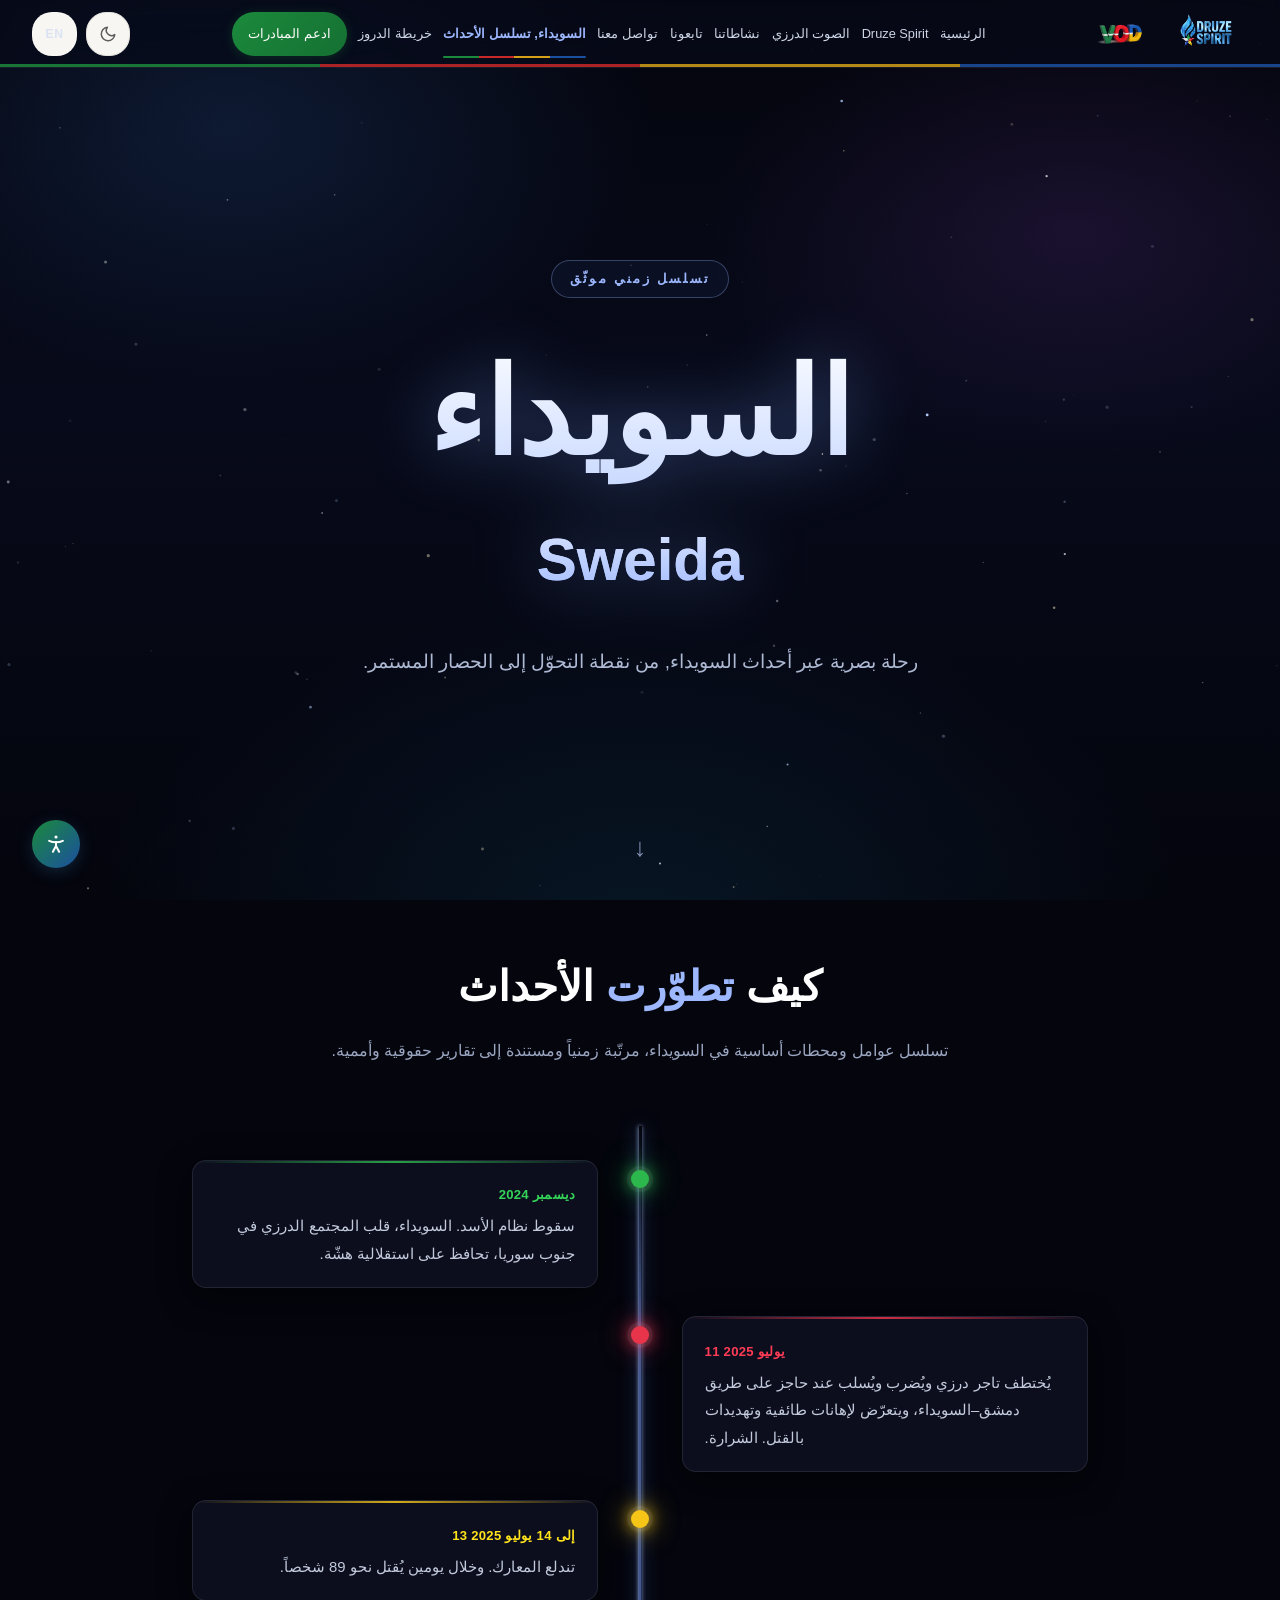
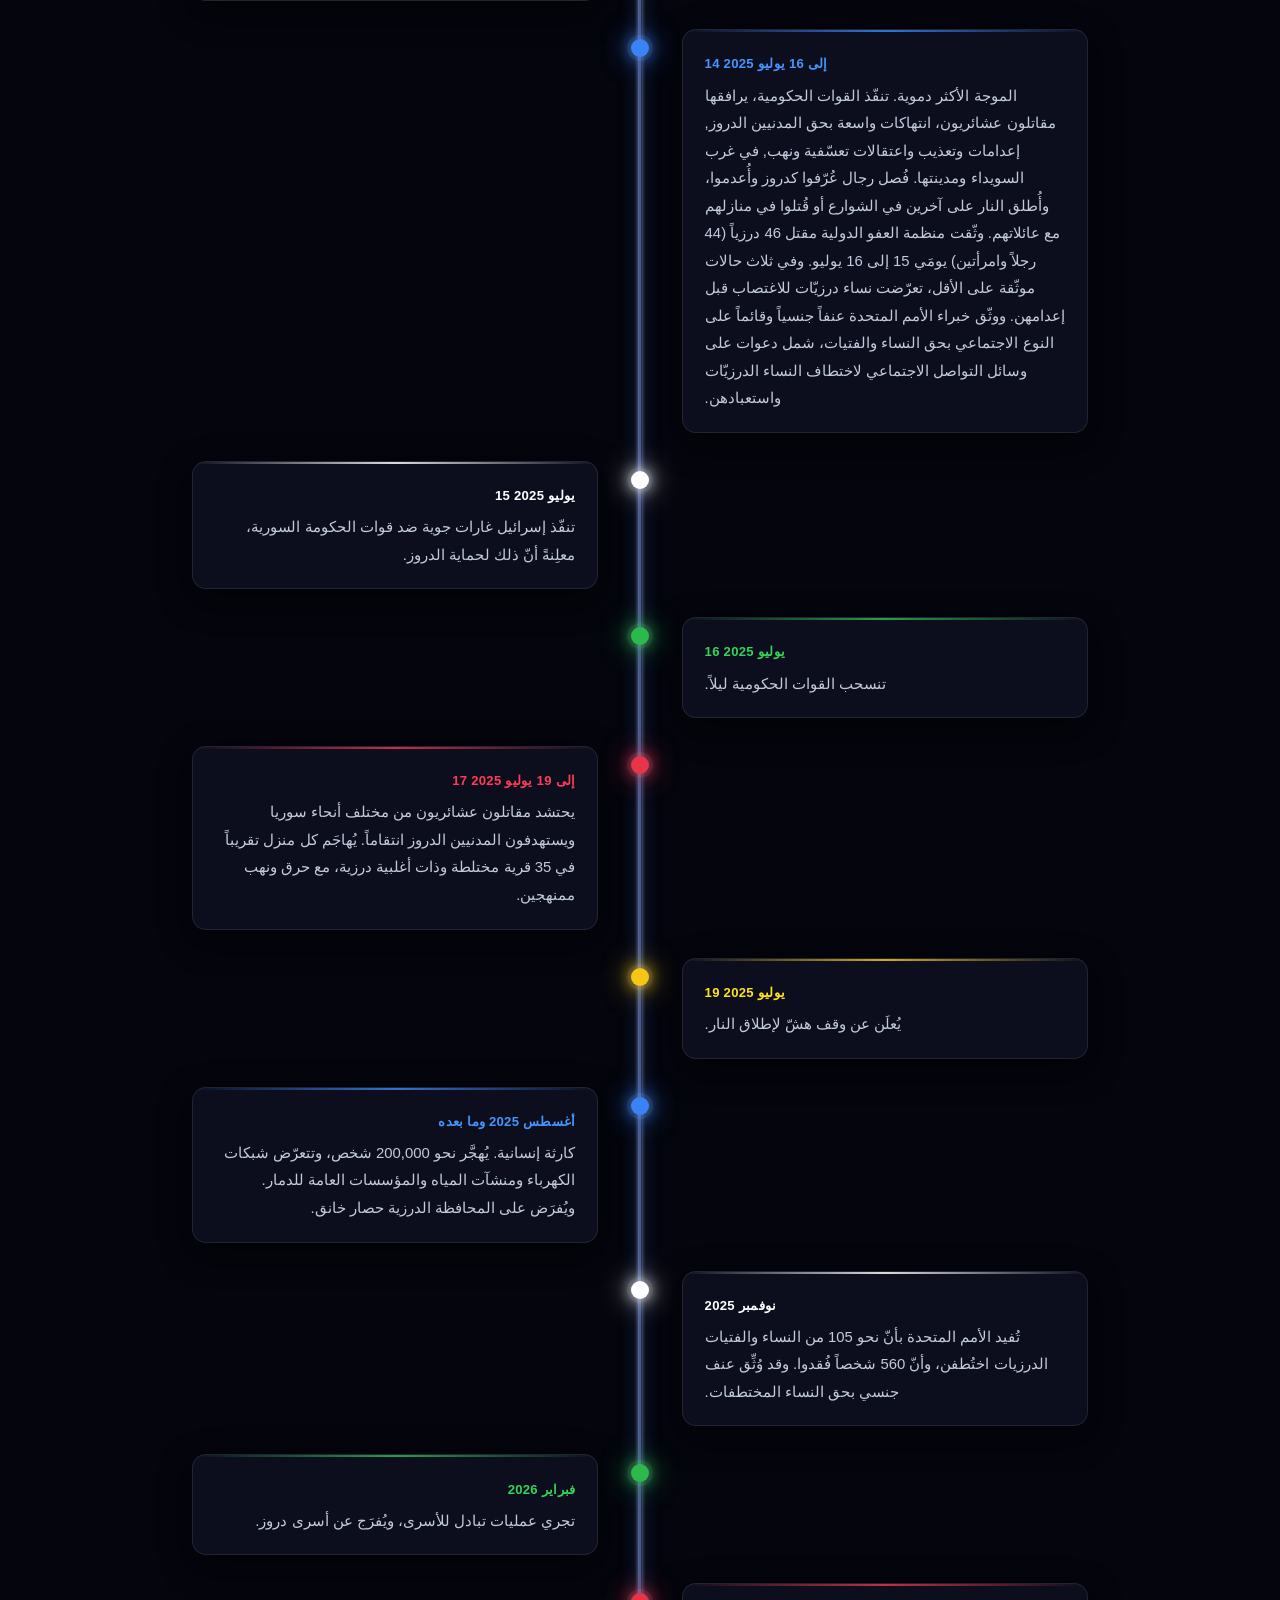
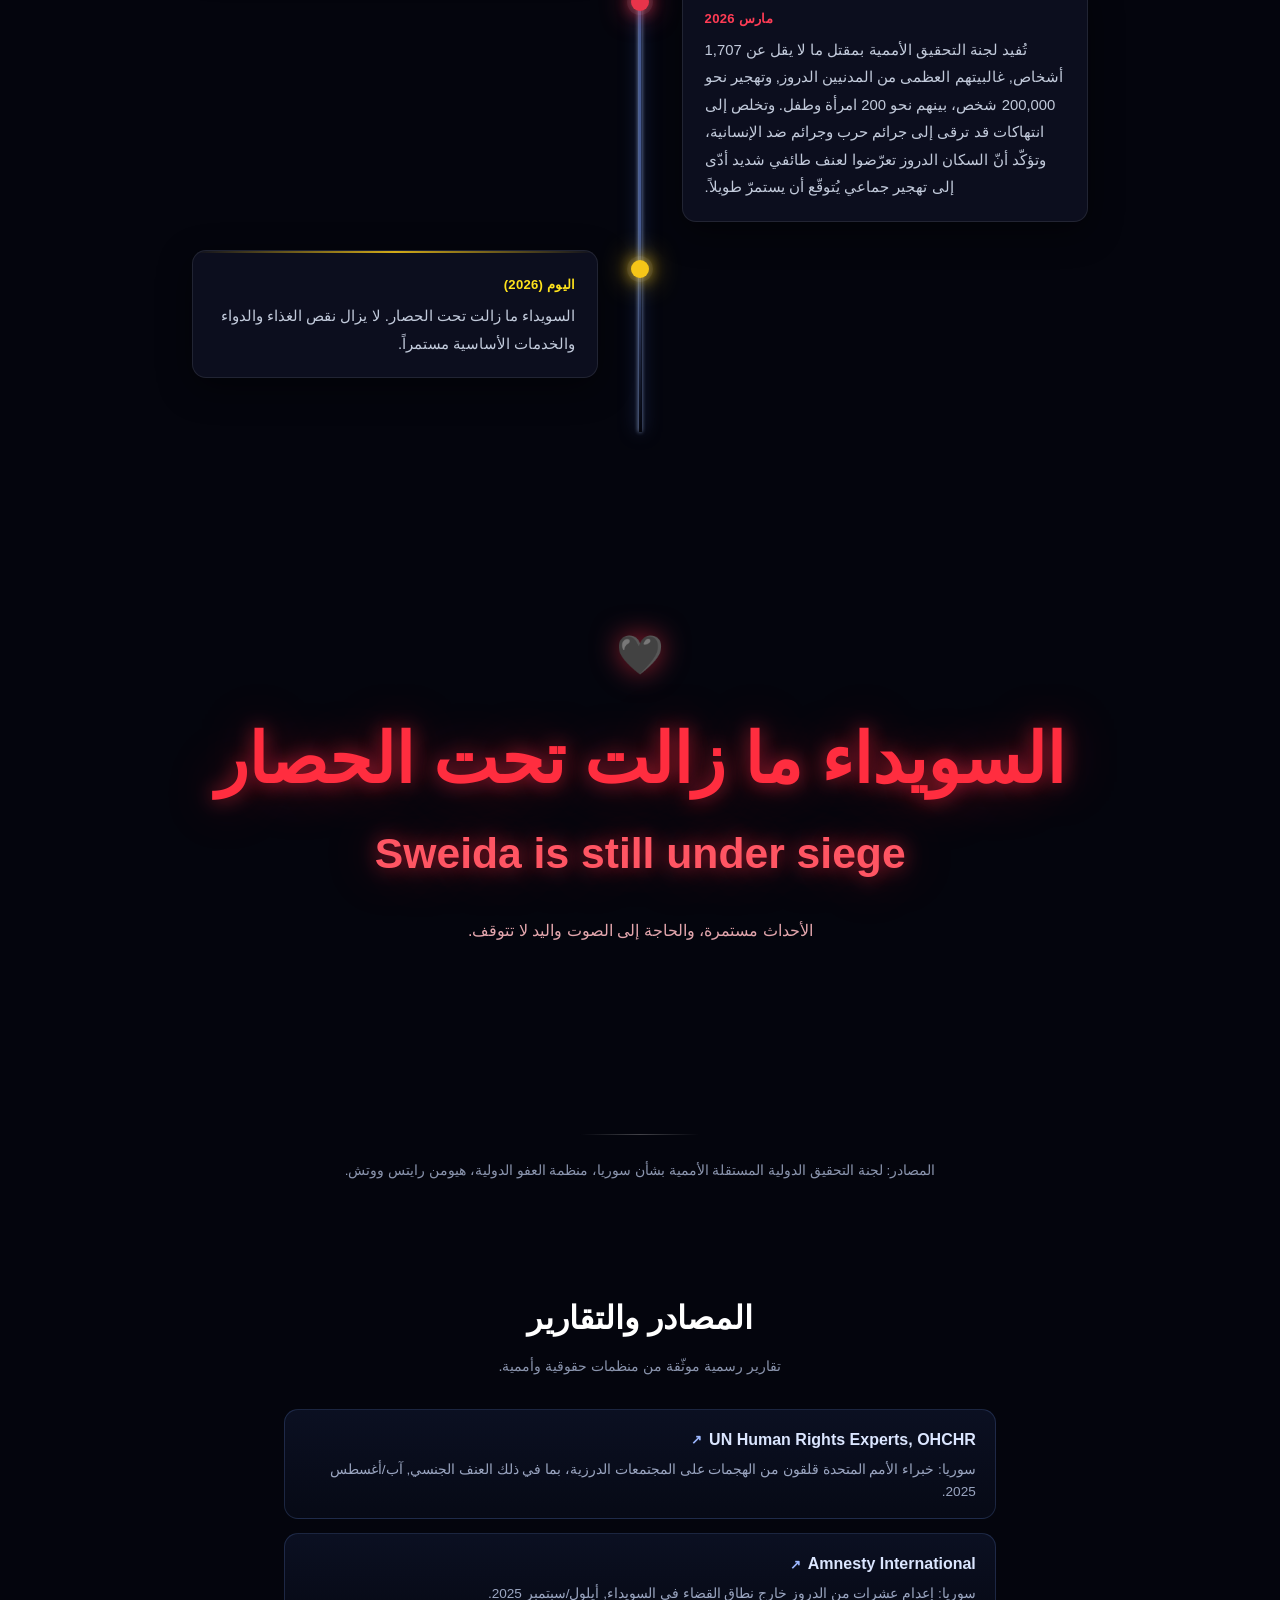
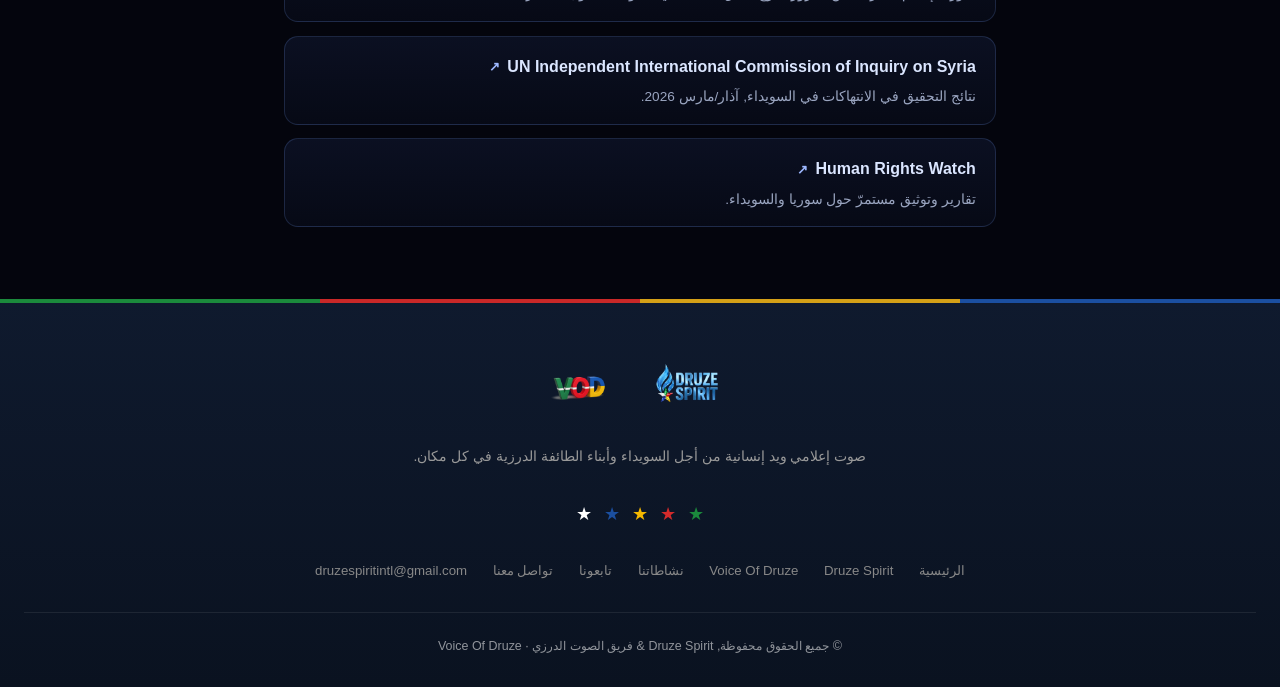
<file: sweida-timeline.html>
<!DOCTYPE html>
<html lang="ar" dir="rtl">
<head>
<!-- Security Meta Tags -->
<meta http-equiv="Content-Security-Policy" content="default-src 'self'; script-src 'self' 'unsafe-inline' https://www.googletagmanager.com https://www.google-analytics.com; style-src 'self' 'unsafe-inline' https://fonts.googleapis.com; font-src 'self' https://fonts.gstatic.com; img-src 'self' data: https:; connect-src 'self' https://www.google-analytics.com https://region1.google-analytics.com https://formspree.io; form-action 'self' https://formspree.io; base-uri 'self'; object-src 'none'; frame-src 'none'">
<meta http-equiv="X-Content-Type-Options" content="nosniff">
<meta http-equiv="X-Frame-Options" content="DENY">
<meta http-equiv="Permissions-Policy" content="camera=(), microphone=(), geolocation=()">
<meta name="referrer" content="strict-origin-when-cross-origin">
<!-- Google tag (gtag.js) -->
<script async src="https://www.googletagmanager.com/gtag/js?id=G-NYTTGCMX9L"></script>
<script>
  window.dataLayer = window.dataLayer || [];
  function gtag(){dataLayer.push(arguments);}
  gtag('js', new Date());
  gtag('config', 'G-NYTTGCMX9L');
</script>
<meta charset="UTF-8">
<meta name="viewport" content="width=device-width, initial-scale=1.0">
<title>السويداء, تسلسل الأحداث | Sweida, Timeline of Events</title>
<link rel="preconnect" href="https://fonts.googleapis.com">
<link rel="preconnect" href="https://fonts.gstatic.com" crossorigin>
<link rel="stylesheet" href="https://fonts.googleapis.com/css2?family=Cairo:wght@600;700;800;900&family=IBM+Plex+Sans+Arabic:wght@400;500;600;700&display=swap">
<link rel="stylesheet" href="style.css">
<script src="theme.js"></script>
<style>
/* ════════════════════════════════════════════════════
   SWEIDA TIMELINE, Cosmic dark theme (page-scoped)
   ════════════════════════════════════════════════════ */
body { background:#04050d; color:#e8ecf5; }

/* ── Cosmic background layers ─────────────────────── */
#cosmos{
  position:fixed; inset:0; z-index:-3; pointer-events:none;
  background:
    radial-gradient(ellipse 55% 48% at 18% 14%, rgba(45,95,170,.22), transparent 60%),
    radial-gradient(ellipse 48% 42% at 84% 26%, rgba(120,60,165,.18), transparent 60%),
    radial-gradient(ellipse 70% 60% at 50% 104%, rgba(20,90,130,.20), transparent 62%),
    linear-gradient(180deg, #04050d 0%, #070a1a 45%, #050712 78%, #04050d 100%);
}
#starfield{ position:fixed; inset:0; z-index:-2; display:block; pointer-events:none; }

/* ── Nav, dark glass override for this page ──────── */
nav{ background:rgba(8,11,24,.72) !important; border-bottom:1px solid rgba(255,255,255,.07); }
nav.scrolled{ background:rgba(8,11,24,.92) !important; box-shadow:0 2px 22px rgba(0,0,0,.55); }
.nav-links a{ color:#cdd5e6; }
.nav-links a:hover{ color:#fff; }
.nav-links a.active{ color:#9db8ff; }
#lang-toggle{ color:#dbe2f2; border-color:rgba(255,255,255,.22); }
#lang-toggle:hover{ background:rgba(255,255,255,.08); }
.hamburger span{ background:#dbe2f2; }
.mobile-menu{ background:rgba(8,11,24,.97); border-top:1px solid rgba(255,255,255,.07); }
.mobile-menu a{ color:#cdd5e6; border-color:rgba(255,255,255,.06); }

/* ── HERO ─────────────────────────────────────────── */
.tl-hero{
  min-height:100vh; display:flex; flex-direction:column;
  align-items:center; justify-content:center; text-align:center;
  padding:130px 1.5rem 90px; position:relative; overflow:hidden;
}
.tl-eyebrow{
  display:inline-block; font-family:var(--font-head); font-weight:700;
  font-size:.8rem; letter-spacing:.18em; color:#9db8ff;
  padding:.4rem 1.1rem; border:1px solid rgba(157,184,255,.3);
  border-radius:30px; background:rgba(90,140,255,.06); margin-bottom:1.6rem;
}
.tl-hero h1{
  font-family:var(--font-head); font-weight:900;
  font-size:clamp(3.4rem, 13vw, 7.5rem); line-height:1.5; margin:0; padding-bottom:.12em;
  background:linear-gradient(180deg, #ffffff 0%, #bcd0ff 70%, #7fa0ff 100%);
  -webkit-background-clip:text; background-clip:text; -webkit-text-fill-color:transparent;
  filter:drop-shadow(0 0 34px rgba(120,165,255,.45));
}
.tl-hero h1 .ar2{ display:block; font-size:.5em; font-weight:800; margin-top:.2em;
  background:linear-gradient(180deg,#dfe8ff,#9db8ff); -webkit-background-clip:text; background-clip:text; -webkit-text-fill-color:transparent; }
.tl-hero .sub{
  max-width:620px; margin:1.5rem auto 0; color:#aeb9d4;
  font-size:clamp(.98rem, 2.4vw, 1.18rem); line-height:1.95;
}
.scroll-cue{
  position:absolute; bottom:30px; left:50%; transform:translateX(-50%);
  color:#7e8bb0; font-size:1.6rem; animation:cue 1.8s ease-in-out infinite;
}
@keyframes cue{ 0%,100%{ transform:translate(-50%,0); opacity:.5 } 50%{ transform:translate(-50%,10px); opacity:1 } }

/* ── INTRO ────────────────────────────────────────── */
.tl-intro{ padding:40px 1.5rem 10px; text-align:center; }
.tl-intro-title{
  font-family:var(--font-head); font-weight:800;
  font-size:clamp(1.7rem,4.5vw,2.6rem); color:#fff; margin:.6rem 0 .7rem;
}
.tl-intro-title span{ color:#9db8ff; }
.tl-intro-sub{ max-width:640px; margin:0 auto; color:#9aa5c0; font-size:1rem; line-height:1.9; }

/* ── TIMELINE (comet spine) ───────────────────────── */
.timeline{ position:relative; max-width:980px; margin:50px auto 0; padding:20px 0 40px; direction:ltr; }
.timeline::before{
  content:''; position:absolute; top:0; bottom:0; left:50%; width:3px;
  transform:translateX(-50%);
  background:linear-gradient(180deg, transparent 0%, rgba(125,160,255,.55) 8%, rgba(125,160,255,.55) 92%, transparent 100%);
  box-shadow:0 0 18px rgba(95,140,255,.55), 0 0 4px rgba(180,205,255,.8);
}
.tl-item{
  position:relative; width:50%; padding:14px 42px; box-sizing:border-box;
  opacity:0; transition:opacity .7s var(--ease-out, ease), transform .7s var(--ease-out, ease);
}
.tl-item:nth-child(odd){ left:0; transform:translateX(-44px); }
.tl-item:nth-child(even){ left:50%; transform:translateX(44px); }
.tl-item.in{ opacity:1; transform:translateX(0); }

/* glowing station dot, Druze star palette cycle */
.tl-dot{
  position:absolute; top:24px; width:18px; height:18px; border-radius:50%;
  background:var(--c,#fff); z-index:2;
  box-shadow:0 0 0 4px rgba(255,255,255,.06), 0 0 16px var(--c,#fff), 0 0 30px var(--c,#fff);
}
.tl-item:nth-child(odd) .tl-dot{ right:-9px; }
.tl-item:nth-child(even) .tl-dot{ left:-9px; }
.tl-item:nth-child(5n+1){ --c:#2db84d; } /* green  */
.tl-item:nth-child(5n+2){ --c:#e8344a; } /* red    */
.tl-item:nth-child(5n+3){ --c:#f5c518; } /* yellow */
.tl-item:nth-child(5n+4){ --c:#3b82f6; } /* blue   */
.tl-item:nth-child(5n+5){ --c:#ffffff; } /* white  */

.tl-card{
  position:relative; overflow:hidden;
  background:rgba(17,21,40,.66); backdrop-filter:blur(7px); -webkit-backdrop-filter:blur(7px);
  border:1px solid rgba(255,255,255,.09); border-radius:14px;
  padding:1.2rem 1.35rem; box-shadow:0 10px 34px rgba(0,0,0,.46);
}
.tl-card::before{
  content:''; position:absolute; top:0; left:0; right:0; height:2px;
  background:linear-gradient(90deg, transparent, var(--c,#fff), transparent); opacity:.85;
}
.tl-item:nth-child(odd) .tl-card{ text-align:right; }
.tl-item:nth-child(even) .tl-card{ text-align:left; }
.tl-card[dir]{ } /* placeholder */

.tl-date{
  display:inline-block; font-family:var(--font-head); font-weight:700;
  font-size:.82rem; letter-spacing:.02em; color:var(--c,#fff); margin-bottom:.4rem;
  filter:brightness(1.15);
}
.tl-title{ font-family:var(--font-head); font-weight:800; font-size:1.16rem; color:#fff; line-height:1.3; margin-bottom:.5rem; }
.tl-desc{ font-size:.93rem; line-height:1.85; color:#c2cadb; unicode-bidi:plaintext; }

/* inner stagger reveal */
.tl-card .tl-date, .tl-card .tl-title, .tl-card .tl-desc{
  opacity:0; transform:translateY(9px);
  transition:opacity .55s ease, transform .55s ease;
}
.tl-item.in .tl-date{ transition-delay:.10s; }
.tl-item.in .tl-title{ transition-delay:.20s; }
.tl-item.in .tl-desc{ transition-delay:.30s; }
.tl-item.in .tl-date, .tl-item.in .tl-title, .tl-item.in .tl-desc{ opacity:1; transform:none; }

/* ── DRAMATIC ENDING ──────────────────────────────── */
.tl-end{
  min-height:78vh; display:flex; flex-direction:column;
  align-items:center; justify-content:center; text-align:center;
  padding:100px 1.5rem; position:relative;
}
.tl-end-mark{ font-size:2.4rem; margin-bottom:1.2rem; filter:drop-shadow(0 0 14px rgba(255,50,70,.6)); }
.tl-end h2{
  font-family:var(--font-head); font-weight:900;
  font-size:clamp(2rem, 7vw, 4.3rem); line-height:1.5; margin:0; padding-bottom:.12em;
  color:#ff2d3f;
  text-shadow:0 0 20px rgba(255,45,70,.6), 0 0 54px rgba(255,30,60,.42);
  animation:siege-pulse 2.8s ease-in-out infinite;
}
.tl-end h2 .ar2{ display:block; font-size:.62em; margin-top:.25em; color:#ff5563; }
@keyframes siege-pulse{
  0%,100%{ text-shadow:0 0 18px rgba(255,45,70,.5), 0 0 44px rgba(255,30,60,.32); opacity:.93; }
  50%    { text-shadow:0 0 28px rgba(255,70,95,.9), 0 0 74px rgba(255,40,70,.6);  opacity:1; }
}
.tl-end .sub{ margin-top:1.4rem; max-width:560px; color:#e3a6ad; font-size:1rem; line-height:1.9; }

/* ── SOURCES ──────────────────────────────────────── */
.tl-sources{
  max-width:760px; margin:0 auto; padding:0 1.5rem 80px;
  text-align:center; color:#8a94ad; font-size:.85rem; line-height:1.95;
}
.tl-sources strong{ color:#aeb9d4; font-weight:700; }
.tl-sources .sep{ display:block; height:1px; max-width:120px; margin:0 auto 1.4rem;
  background:linear-gradient(90deg,transparent,rgba(255,255,255,.25),transparent); }

/* ── RESPONSIVE, single side spine on mobile ─────── */
@media (max-width:720px){
  /* follow the document direction so the spine sits on the start side:
     RTL (ar/he) -> right, LTR (en) -> left */
  .timeline{ margin-top:30px; direction:inherit; }
  .timeline::before{ left:auto; right:auto; inset-inline-start:20px; transform:none; }
  .tl-item{ width:100%; left:0 !important; padding-block:12px; padding-inline-start:50px; padding-inline-end:0; transform:translateX(28px); }
  .tl-dot{ left:auto !important; right:auto !important; inset-inline-start:11px !important; inset-inline-end:auto !important; top:22px; }
  .tl-item:nth-child(odd) .tl-card,
  .tl-item:nth-child(even) .tl-card{ text-align:start; }
}

/* ── Reduced motion ───────────────────────────────── */
@media (prefers-reduced-motion: reduce){
  .tl-item, .tl-card .tl-date, .tl-card .tl-title, .tl-card .tl-desc{ transition:none; }
  .tl-item{ opacity:1; transform:none; }
  .tl-card .tl-date, .tl-card .tl-title, .tl-card .tl-desc{ opacity:1; transform:none; }
  .tl-end h2{ animation:none; }
  .scroll-cue{ animation:none; }
}

/* ── SOURCES & REPORTS ────────────────────────────── */
.tl-reports{ max-width:760px; margin:0 auto; padding:26px 1.5rem 72px; }
.tl-reports h2{ font-family:var(--font-head); font-weight:800; font-size:clamp(1.4rem,4vw,2rem);
  color:#fff; text-align:center; margin:0 0 .4rem; }
.tl-reports .rp-sub{ text-align:center; color:#8a94ad; font-size:.9rem; margin:0 auto 1.8rem; max-width:520px; }
.tl-reports ul{ list-style:none; padding:0; margin:0; display:flex; flex-direction:column; gap:.85rem; }
.tl-reports a.rp{ display:block; text-decoration:none; padding:1rem 1.2rem; border-radius:14px;
  background:linear-gradient(180deg, rgba(28,40,80,.32), rgba(14,20,42,.32));
  border:1px solid rgba(125,165,255,.18);
  transition:border-color .2s, transform .2s, background .2s, box-shadow .2s; }
.tl-reports a.rp:hover{ border-color:rgba(160,190,255,.5); transform:translateY(-2px);
  background:linear-gradient(180deg, rgba(40,60,120,.42), rgba(18,26,55,.42));
  box-shadow:0 12px 32px rgba(15,30,80,.4); }
.tl-reports .rp-org{ display:flex; align-items:center; gap:.45rem;
  font-family:var(--font-head); font-weight:700; color:#dbe6ff; font-size:1rem; }
.tl-reports .rp-org::after{ content:"\2197"; color:#9db8ff; font-size:.82rem; }
.tl-reports .rp-desc{ display:block; margin-top:.28rem; color:#9aa5c0; font-size:.85rem; line-height:1.6; }
</style>
  <!-- SEO & social meta -->
  <meta name="description" content="A documented visual journey through the events in Sweida, from the turning point to the ongoing siege. Over 1,700 killed, the vast majority Druze civilians.">
  <meta name="author" content="Druze Spirit">
  <link rel="canonical" href="https://druzespirit.org/sweida-timeline.html">
  <meta name="robots" content="index, follow">
  <meta property="og:site_name" content="Druze Spirit">
  <meta property="og:type" content="website">
  <meta property="og:title" content="Sweida, Timeline of Events | Druze Spirit">
  <meta property="og:description" content="A documented visual journey through the events in Sweida, from the turning point to the ongoing siege. Over 1,700 killed, the vast majority Druze civilians.">
  <meta property="og:url" content="https://druzespirit.org/sweida-timeline.html">
  <meta property="og:image" content="https://druzespirit.org/og-image.jpg">
  <meta name="twitter:card" content="summary_large_image">
  <meta name="twitter:site" content="@DruzeSpirit">
  <meta name="twitter:creator" content="@DruzeSpirit">
  <meta name="twitter:title" content="Sweida, Timeline of Events | Druze Spirit">
  <meta name="twitter:description" content="A documented visual journey through the events in Sweida, from the turning point to the ongoing siege. Over 1,700 killed, the vast majority Druze civilians.">
  <meta name="twitter:image" content="https://druzespirit.org/og-image.jpg">
</head>
<body>
<a href="#main-content" class="skip-link">تخطى إلى المحتوى الرئيسي</a>

<div id="cosmos"></div>
<canvas id="starfield" aria-hidden="true"></canvas>

<!-- NAV -->
<nav role="navigation" aria-label="التنقل الرئيسي">
  <a href="index.html" class="nav-logo"><picture><source srcset="logo_druze_spirit.webp" type="image/webp"><img src="originals/logo_druze_spirit.png" alt="Druze Spirit" class="nav-logo-img" width="68" height="68" loading="eager" decoding="async"></picture><picture><source srcset="logo_voice_of_druze.webp" type="image/webp"><img src="originals/logo_voice_of_druze.png" alt="Voice of Druze" class="nav-logo-img" width="68" height="68" loading="eager" decoding="async"></picture></a>
  <ul class="nav-links">
    <li><a href="index.html" data-ar="الرئيسية" data-en="Home">الرئيسية</a></li>
    <li><a href="druze-spirit.html">Druze Spirit</a></li>
    <li><a href="voice-of-druze.html" data-ar="الصوت الدرزي" data-en="Druze Voice">الصوت الدرزي</a></li>
    <li><a href="activities.html" data-ar="نشاطاتنا" data-en="Our Activities">نشاطاتنا</a></li>
    <li><a href="follow-us.html" data-ar="تابعونا" data-en="Follow Us">تابعونا</a></li>
    <li><a href="contact.html" data-ar="تواصل معنا" data-en="Contact Us">تواصل معنا</a></li>
    <li><a href="sweida-timeline.html" class="active" aria-current="page" data-ar="السويداء, تسلسل الأحداث" data-en="Sweida, Timeline of Events">السويداء, تسلسل الأحداث</a></li>
    <li><a href="druze-map.html" data-ar="خريطة الدروز" data-en="Druze Map">خريطة الدروز</a></li>
    <li><a href="contact.html" class="cta" data-ar="ادعم المبادرات" data-en="Support Our Mission">ادعم المبادرات</a></li>
  </ul>
  <div class="nav-right">
    <button id="lang-toggle" aria-label="Switch language">EN</button>
    <button class="hamburger" id="ham" aria-label="القائمة" aria-expanded="false" aria-controls="mob"><span></span><span></span><span></span></button>
  </div>
</nav>
<div class="mobile-menu" id="mob" role="navigation" aria-label="القائمة المتنقلة" aria-hidden="true">
  <a href="index.html" data-ar="الرئيسية" data-en="Home">الرئيسية</a>
  <a href="druze-spirit.html">Druze Spirit</a>
  <a href="voice-of-druze.html" data-ar="فريق الصوت الدرزي" data-en="Voice of Druze Team">فريق الصوت الدرزي</a>
  <a href="activities.html" data-ar="نشاطاتنا" data-en="Our Activities">نشاطاتنا</a>
  <a href="follow-us.html" data-ar="تابعونا" data-en="Follow Us">تابعونا</a>
  <a href="contact.html" data-ar="تواصل معنا" data-en="Contact Us">تواصل معنا</a>
  <a href="sweida-timeline.html" class="active" aria-current="page" data-ar="السويداء, تسلسل الأحداث" data-en="Sweida, Timeline of Events">السويداء, تسلسل الأحداث</a>
  <a href="druze-map.html" data-ar="خريطة الدروز" data-en="Druze Map">خريطة الدروز</a>
  <a href="contact.html" data-ar="ادعم المبادرات" data-en="Support Our Mission">ادعم المبادرات</a>
</div>

<main id="main-content" tabindex="-1">

<!-- HERO -->
<header class="tl-hero">
  <span class="tl-eyebrow stag" data-ar="تسلسل زمني موثّق" data-en="A Documented Timeline">تسلسل زمني موثّق</span>
  <h1 class="stag d1"><span data-ar="السويداء" data-en="Sweida">السويداء</span><span class="ar2" data-ar="Sweida" data-en="السويداء">Sweida</span></h1>
  <p class="sub stag d2" data-ar="رحلة بصرية عبر أحداث السويداء, من نقطة التحوّل إلى الحصار المستمر." data-en="A visual journey through the events in Sweida, from the turning point to the ongoing siege.">رحلة بصرية عبر أحداث السويداء, من نقطة التحوّل إلى الحصار المستمر.</p>
  <div class="scroll-cue" aria-hidden="true">↓</div>
</header>

<!-- INTRO -->
<section class="tl-intro">
  <div class="container">
    <h2 class="tl-intro-title stag" data-ar="كيف &lt;span&gt;تطوّرت&lt;/span&gt; الأحداث" data-en="How the Events &lt;span&gt;Unfolded&lt;/span&gt;">كيف <span>تطوّرت</span> الأحداث</h2>
    <p class="tl-intro-sub stag d1" data-ar="تسلسل عوامل ومحطات أساسية في السويداء، مرتّبة زمنياً ومستندة إلى تقارير حقوقية وأممية." data-en="A chronological sequence of the key moments in Sweida, drawn from human-rights and United Nations reporting.">تسلسل عوامل ومحطات أساسية في السويداء، مرتّبة زمنياً ومستندة إلى تقارير حقوقية وأممية.</p>
  </div>
</section>

<!-- TIMELINE -->
<div class="timeline" id="timeline">

  <div class="tl-item">
    <span class="tl-dot" aria-hidden="true"></span>
    <div class="tl-card">
      <span class="tl-date" data-ar="ديسمبر 2024" data-en="December 2024">ديسمبر 2024</span>
      <p class="tl-desc" data-ar="سقوط نظام الأسد. السويداء، قلب المجتمع الدرزي في جنوب سوريا، تحافظ على استقلالية هشّة." data-en="The fall of the Assad regime. Sweida, the heartland of Syria's Druze community in the south, holds on to a fragile autonomy.">سقوط نظام الأسد. السويداء، قلب المجتمع الدرزي في جنوب سوريا، تحافظ على استقلالية هشّة.</p>
    </div>
  </div>

  <div class="tl-item">
    <span class="tl-dot" aria-hidden="true"></span>
    <div class="tl-card">
      <span class="tl-date" data-ar="11 يوليو 2025" data-en="11 July 2025">11 يوليو 2025</span>
      <p class="tl-desc" data-ar="يُختطف تاجر درزي ويُضرب ويُسلب عند حاجز على طريق دمشق–السويداء، ويتعرّض لإهانات طائفية وتهديدات بالقتل. الشرارة." data-en="A Druze merchant is abducted, beaten and robbed at a checkpoint on the Damascus–Sweida highway, subjected to sectarian insults and death threats. The spark.">يُختطف تاجر درزي ويُضرب ويُسلب عند حاجز على طريق دمشق–السويداء، ويتعرّض لإهانات طائفية وتهديدات بالقتل. الشرارة.</p>
    </div>
  </div>

  <div class="tl-item">
    <span class="tl-dot" aria-hidden="true"></span>
    <div class="tl-card">
      <span class="tl-date" data-ar="13 إلى 14 يوليو 2025" data-en="13 to 14 July 2025">13 إلى 14 يوليو 2025</span>
      <p class="tl-desc" data-ar="تندلع المعارك. وخلال يومين يُقتل نحو 89 شخصاً." data-en="Fighting erupts. Within two days, nearly 89 people are killed.">تندلع المعارك. وخلال يومين يُقتل نحو 89 شخصاً.</p>
    </div>
  </div>

  <div class="tl-item">
    <span class="tl-dot" aria-hidden="true"></span>
    <div class="tl-card">
      <span class="tl-date" data-ar="14 إلى 16 يوليو 2025" data-en="14 to 16 July 2025">14 إلى 16 يوليو 2025</span>
      <p class="tl-desc" data-he="לפחות בשלושה מקרים מתועדים, נשים דרוזיות נאנסו לפני שהוצאו להורג. מומחי האו&quot;ם תיעדו אלימות מינית ומגדרית נרחבת נגד נשים ונערות, כולל קריאות ברשתות החברתיות לחטוף נשים דרוזיות ולשעבד אותן." data-ar="الموجة الأكثر دموية. تنفّذ القوات الحكومية، يرافقها مقاتلون عشائريون، انتهاكات واسعة بحق المدنيين الدروز, إعدامات وتعذيب واعتقالات تعسّفية ونهب, في غرب السويداء ومدينتها. فُصل رجال عُرّفوا كدروز وأُعدموا، وأُطلق النار على آخرين في الشوارع أو قُتلوا في منازلهم مع عائلاتهم. وثّقت منظمة العفو الدولية مقتل 46 درزياً (44 رجلاً وامرأتين) يومَي 15 إلى 16 يوليو. وفي ثلاث حالات موثّقة على الأقل، تعرّضت نساء درزيّات للاغتصاب قبل إعدامهن. ووثّق خبراء الأمم المتحدة عنفاً جنسياً وقائماً على النوع الاجتماعي بحق النساء والفتيات، شمل دعوات على وسائل التواصل الاجتماعي لاختطاف النساء الدرزيّات واستعبادهن." data-en="The deadliest wave. Government forces, joined by tribal fighters, carry out widespread atrocities against Druze civilians, executions, torture, arbitrary detention and looting, in western Sweida and Sweida city. Men identified as Druze were separated and executed; others were shot in the streets or killed in their homes alongside their families. Amnesty International documented the killing of 46 Druze (44 men and two women) on 15 to 16 July. In at least three documented cases, Druze women were raped before being executed. UN experts documented widespread sexual and gender-based violence against women and girls, including calls on social media for the abduction and enslavement of Druze women.">الموجة الأكثر دموية. تنفّذ القوات الحكومية، يرافقها مقاتلون عشائريون، انتهاكات واسعة بحق المدنيين الدروز, إعدامات وتعذيب واعتقالات تعسّفية ونهب, في غرب السويداء ومدينتها. فُصل رجال عُرّفوا كدروز وأُعدموا، وأُطلق النار على آخرين في الشوارع أو قُتلوا في منازلهم مع عائلاتهم. وثّقت منظمة العفو الدولية مقتل 46 درزياً (44 رجلاً وامرأتين) يومَي 15 إلى 16 يوليو. وفي ثلاث حالات موثّقة على الأقل، تعرّضت نساء درزيّات للاغتصاب قبل إعدامهن. ووثّق خبراء الأمم المتحدة عنفاً جنسياً وقائماً على النوع الاجتماعي بحق النساء والفتيات، شمل دعوات على وسائل التواصل الاجتماعي لاختطاف النساء الدرزيّات واستعبادهن.</p>
    </div>
  </div>

  <div class="tl-item">
    <span class="tl-dot" aria-hidden="true"></span>
    <div class="tl-card">
      <span class="tl-date" data-ar="15 يوليو 2025" data-en="15 July 2025">15 يوليو 2025</span>
      <p class="tl-desc" data-ar="تنفّذ إسرائيل غارات جوية ضد قوات الحكومة السورية، معلِنةً أنّ ذلك لحماية الدروز." data-en="Israel carries out airstrikes against Syrian government forces, citing the protection of the Druze.">تنفّذ إسرائيل غارات جوية ضد قوات الحكومة السورية، معلِنةً أنّ ذلك لحماية الدروز.</p>
    </div>
  </div>

  <div class="tl-item">
    <span class="tl-dot" aria-hidden="true"></span>
    <div class="tl-card">
      <span class="tl-date" data-ar="16 يوليو 2025" data-en="16 July 2025">16 يوليو 2025</span>
      <p class="tl-desc" data-ar="تنسحب القوات الحكومية ليلاً." data-en="Government forces withdraw overnight.">تنسحب القوات الحكومية ليلاً.</p>
    </div>
  </div>

  <div class="tl-item">
    <span class="tl-dot" aria-hidden="true"></span>
    <div class="tl-card">
      <span class="tl-date" data-ar="17 إلى 19 يوليو 2025" data-en="17 to 19 July 2025">17 إلى 19 يوليو 2025</span>
      <p class="tl-desc" data-ar="يحتشد مقاتلون عشائريون من مختلف أنحاء سوريا ويستهدفون المدنيين الدروز انتقاماً. يُهاجَم كل منزل تقريباً في 35 قرية مختلطة وذات أغلبية درزية، مع حرق ونهب ممنهجين." data-en="Tribal fighters mobilize from across Syria and target Druze civilians in revenge. Almost every home in 35 mixed and Druze-majority villages is attacked, with systematic burning and looting.">يحتشد مقاتلون عشائريون من مختلف أنحاء سوريا ويستهدفون المدنيين الدروز انتقاماً. يُهاجَم كل منزل تقريباً في 35 قرية مختلطة وذات أغلبية درزية، مع حرق ونهب ممنهجين.</p>
    </div>
  </div>

  <div class="tl-item">
    <span class="tl-dot" aria-hidden="true"></span>
    <div class="tl-card">
      <span class="tl-date" data-ar="19 يوليو 2025" data-en="19 July 2025">19 يوليو 2025</span>
      <p class="tl-desc" data-ar="يُعلَن عن وقف هشّ لإطلاق النار." data-en="A fragile ceasefire is announced.">يُعلَن عن وقف هشّ لإطلاق النار.</p>
    </div>
  </div>

  <div class="tl-item">
    <span class="tl-dot" aria-hidden="true"></span>
    <div class="tl-card">
      <span class="tl-date" data-ar="أغسطس 2025 وما بعده" data-en="August 2025 onward">أغسطس 2025 وما بعده</span>
      <p class="tl-desc" data-ar="كارثة إنسانية. يُهجَّر نحو 200,000 شخص، وتتعرّض شبكات الكهرباء ومنشآت المياه والمؤسسات العامة للدمار. ويُفرَض على المحافظة الدرزية حصار خانق." data-en="A humanitarian catastrophe. Nearly 200,000 people are displaced; electricity networks, water facilities and key public institutions are devastated. The Druze province is placed under a suffocating siege.">كارثة إنسانية. يُهجَّر نحو 200,000 شخص، وتتعرّض شبكات الكهرباء ومنشآت المياه والمؤسسات العامة للدمار. ويُفرَض على المحافظة الدرزية حصار خانق.</p>
    </div>
  </div>

  <div class="tl-item">
    <span class="tl-dot" aria-hidden="true"></span>
    <div class="tl-card">
      <span class="tl-date" data-ar="نوفمبر 2025" data-en="November 2025">نوفمبر 2025</span>
      <p class="tl-desc" data-he="תועדה אלימות מינית כלפי הנשים החטופות." data-ar="تُفيد الأمم المتحدة بأنّ نحو 105 من النساء والفتيات الدرزيات اختُطفن، وأنّ 560 شخصاً فُقدوا. وقد وُثِّق عنف جنسي بحق النساء المختطفات." data-en="The UN reports that around 105 Druze women and girls were abducted, and 560 people went missing. Sexual violence against abducted women was documented.">تُفيد الأمم المتحدة بأنّ نحو 105 من النساء والفتيات الدرزيات اختُطفن، وأنّ 560 شخصاً فُقدوا. وقد وُثِّق عنف جنسي بحق النساء المختطفات.</p>
    </div>
  </div>

  <div class="tl-item">
    <span class="tl-dot" aria-hidden="true"></span>
    <div class="tl-card">
      <span class="tl-date" data-ar="فبراير 2026" data-en="February 2026">فبراير 2026</span>
      <p class="tl-desc" data-ar="تجري عمليات تبادل للأسرى، ويُفرَج عن أسرى دروز." data-en="Prisoner exchanges take place; Druze captives are released.">تجري عمليات تبادل للأسرى، ويُفرَج عن أسرى دروز.</p>
    </div>
  </div>

  <div class="tl-item">
    <span class="tl-dot" aria-hidden="true"></span>
    <div class="tl-card">
      <span class="tl-date" data-ar="مارس 2026" data-en="March 2026">مارس 2026</span>
      <p class="tl-desc" data-ar="تُفيد لجنة التحقيق الأممية بمقتل ما لا يقل عن 1,707 أشخاص, غالبيتهم العظمى من المدنيين الدروز, وتهجير نحو 200,000 شخص، بينهم نحو 200 امرأة وطفل. وتخلص إلى انتهاكات قد ترقى إلى جرائم حرب وجرائم ضد الإنسانية، وتؤكّد أنّ السكان الدروز تعرّضوا لعنف طائفي شديد أدّى إلى تهجير جماعي يُتوقّع أن يستمرّ طويلاً." data-en="The UN Commission of Inquiry reports at least 1,707 killed, the vast majority Druze civilians, and nearly 200,000 displaced, with almost 200 women and children among the dead. It finds violations that may amount to war crimes and crimes against humanity, and states that the Druze population was subjected to severe sectarian violence leading to mass displacement expected to persist for a long time.">تُفيد لجنة التحقيق الأممية بمقتل ما لا يقل عن 1,707 أشخاص, غالبيتهم العظمى من المدنيين الدروز, وتهجير نحو 200,000 شخص، بينهم نحو 200 امرأة وطفل. وتخلص إلى انتهاكات قد ترقى إلى جرائم حرب وجرائم ضد الإنسانية، وتؤكّد أنّ السكان الدروز تعرّضوا لعنف طائفي شديد أدّى إلى تهجير جماعي يُتوقّع أن يستمرّ طويلاً.</p>
    </div>
  </div>

  <div class="tl-item">
    <span class="tl-dot" aria-hidden="true"></span>
    <div class="tl-card">
      <span class="tl-date" data-ar="اليوم (2026)" data-en="Today (2026)">اليوم (2026)</span>
      <p class="tl-desc" data-ar="السويداء ما زالت تحت الحصار. لا يزال نقص الغذاء والدواء والخدمات الأساسية مستمراً." data-en="Sweida is still under siege. Shortages of food, medicine and basic services persist.">السويداء ما زالت تحت الحصار. لا يزال نقص الغذاء والدواء والخدمات الأساسية مستمراً.</p>
    </div>
  </div>

</div>

<!-- DRAMATIC ENDING -->
<section class="tl-end">
  <div class="tl-end-mark" aria-hidden="true">🖤</div>
  <h2 class="stag">
    <span data-ar="السويداء ما زالت تحت الحصار" data-en="Sweida is still under siege">السويداء ما زالت تحت الحصار</span>
    <span class="ar2" data-ar="Sweida is still under siege" data-en="السويداء ما زالت تحت الحصار">Sweida is still under siege</span>
  </h2>
  <p class="sub stag d1" data-ar="الأحداث مستمرة، والحاجة إلى الصوت واليد لا تتوقف." data-en="The story is not over, and the need for a voice and a helping hand has not stopped.">الأحداث مستمرة، والحاجة إلى الصوت واليد لا تتوقف.</p>
</section>

<!-- SOURCES -->
<div class="tl-sources">
  <span class="sep" aria-hidden="true"></span>
  <p data-ar="المصادر: لجنة التحقيق الدولية المستقلة الأممية بشأن سوريا، منظمة العفو الدولية، هيومن رايتس ووتش." data-en="Sources: UN Independent International Commission of Inquiry on Syria, Amnesty International, Human Rights Watch."><strong>المصادر:</strong> لجنة التحقيق الدولية المستقلة الأممية بشأن سوريا، منظمة العفو الدولية، هيومن رايتس ووتش.</p>
</div>


<!-- SOURCES & REPORTS -->
<section class="tl-reports stag" aria-label="المصادر والتقارير · Sources & Reports">
  <h2 data-ar="المصادر والتقارير" data-en="Sources &amp; Reports">المصادر والتقارير</h2>
  <p class="rp-sub" data-ar="تقارير رسمية موثّقة من منظمات حقوقية وأممية." data-en="Documented official reports from human-rights and UN bodies.">تقارير رسمية موثّقة من منظمات حقوقية وأممية.</p>
  <ul>
    <li><a class="rp" href="https://www.ohchr.org/en/press-releases/2025/08/syria-un-experts-alarmed-attacks-druze-communities-including-sexual-violence" target="_blank" rel="noopener noreferrer">
      <span class="rp-org">UN Human Rights Experts, OHCHR</span>
      <span class="rp-desc" data-ar="سوريا: خبراء الأمم المتحدة قلقون من الهجمات على المجتمعات الدرزية، بما في ذلك العنف الجنسي, آب/أغسطس 2025." data-en="Syria: UN experts alarmed by attacks against Druze communities, including sexual violence, August 2025.">سوريا: خبراء الأمم المتحدة قلقون من الهجمات على المجتمعات الدرزية، بما في ذلك العنف الجنسي, آب/أغسطس 2025.</span>
    </a></li>
    <li><a class="rp" href="https://amnesty.ca/human-rights-news/syria-extrajudicially-executed-dozens-druze-people-suwayda/" target="_blank" rel="noopener noreferrer">
      <span class="rp-org">Amnesty International</span>
      <span class="rp-desc" data-ar="سوريا: إعدام عشرات من الدروز خارج نطاق القضاء في السويداء, أيلول/سبتمبر 2025." data-en="Syria: Dozens of Druze people extrajudicially executed in Suwayda, September 2025.">سوريا: إعدام عشرات من الدروز خارج نطاق القضاء في السويداء, أيلول/سبتمبر 2025.</span>
    </a></li>
    <li><a class="rp" href="https://www.ohchr.org/en/hr-bodies/hrc/iici-syria/index" target="_blank" rel="noopener noreferrer">
      <span class="rp-org">UN Independent International Commission of Inquiry on Syria</span>
      <span class="rp-desc" data-ar="نتائج التحقيق في الانتهاكات في السويداء, آذار/مارس 2026." data-en="Findings on the violations in Sweida, March 2026.">نتائج التحقيق في الانتهاكات في السويداء, آذار/مارس 2026.</span>
    </a></li>
    <li><a class="rp" href="https://www.hrw.org/tag/syria" target="_blank" rel="noopener noreferrer">
      <span class="rp-org">Human Rights Watch</span>
      <span class="rp-desc" data-ar="تقارير وتوثيق مستمرّ حول سوريا والسويداء." data-en="Ongoing reporting and documentation on Syria and Sweida.">تقارير وتوثيق مستمرّ حول سوريا والسويداء.</span>
    </a></li>
  </ul>
</section>

</main>

<!-- FOOTER -->
<footer role="contentinfo">
  <a href="index.html" class="ft-logo"><picture><source srcset="logo_druze_spirit.webp" type="image/webp"><img src="originals/logo_druze_spirit.png" alt="Druze Spirit" class="ft-logo-img" width="82" height="82" loading="lazy" decoding="async"></picture><picture><source srcset="logo_voice_of_druze.webp" type="image/webp"><img src="originals/logo_voice_of_druze.png" alt="Voice of Druze" class="ft-logo-img" width="82" height="82" loading="lazy" decoding="async"></picture></a>
  <p class="ft-desc" data-ar="صوت إعلامي ويد إنسانية من أجل السويداء وأبناء الطائفة الدرزية في كل مكان." data-en="A media voice and a helping hand for Sweida and Druze communities everywhere.">صوت إعلامي ويد إنسانية من أجل السويداء وأبناء الطائفة الدرزية في كل مكان.</p>
  <div class="ft-stars" aria-hidden="true"><span style="color:#1B8A3C">★</span><span style="color:#D42B2B">★</span><span style="color:#F5B800">★</span><span style="color:#1B4FA0">★</span><span style="color:#fff">★</span></div>
  <div class="ft-links">
    <a href="index.html" data-ar="الرئيسية" data-en="Home">الرئيسية</a>
    <a href="druze-spirit.html">Druze Spirit</a>
    <a href="voice-of-druze.html">Voice Of Druze</a>
    <a href="activities.html" data-ar="نشاطاتنا" data-en="Our Activities">نشاطاتنا</a>
    <a href="follow-us.html" data-ar="تابعونا" data-en="Follow Us">تابعونا</a>
    <a href="contact.html" data-ar="تواصل معنا" data-en="Contact Us">تواصل معنا</a>
    <a href="mailto:druzespiritintl@gmail.com">druzespiritintl@gmail.com</a>
  </div>
  <div class="ft-copy" data-ar="© جميع الحقوق محفوظة, Druze Spirit &amp;amp; فريق الصوت الدرزي · Voice Of Druze" data-en="© All rights reserved, Druze Spirit &amp;amp; Voice Of Druze">© جميع الحقوق محفوظة, Druze Spirit &amp; فريق الصوت الدرزي · Voice Of Druze</div>
</footer>

<script defer src="shared.js"></script>
<script>
/* ── Mobile menu + nav scroll state + .stag reveal (shared with site) ── */
const ham = document.getElementById('ham'), mob = document.getElementById('mob');
ham.addEventListener('click', () => {
  const open = ham.classList.toggle('open');
  mob.classList.toggle('open', open);
  ham.setAttribute('aria-expanded', open);
  mob.setAttribute('aria-hidden', !open);
});
document.addEventListener('click', e => { if (!ham.contains(e.target) && !mob.contains(e.target) && e.target.id !== 'lang-toggle' && e.target.id !== 'theme-toggle' && !e.target.closest('#theme-toggle')) { ham.classList.remove('open'); mob.classList.remove('open'); ham.setAttribute('aria-expanded','false'); mob.setAttribute('aria-hidden','true'); } });
const navEl = document.querySelector('nav');
window.addEventListener('scroll', () => { navEl.classList.toggle('scrolled', window.scrollY > 20); }, { passive: true });
const io = new IntersectionObserver(entries => {
  entries.forEach(e => { if (e.isIntersecting) { e.target.classList.add('vis'); io.unobserve(e.target); } });
}, { threshold: 0.1, rootMargin: '0px 0px -48px 0px' });
document.querySelectorAll('.stag').forEach(el => io.observe(el));

/* ── Timeline reveal (fade + slide + inner stagger) ── */
(function(){
  var items = document.querySelectorAll('.tl-item');
  if (!('IntersectionObserver' in window)) { items.forEach(function(el){ el.classList.add('in'); }); return; }
  var tio = new IntersectionObserver(function(es){
    es.forEach(function(e){ if (e.isIntersecting){ e.target.classList.add('in'); tio.unobserve(e.target); } });
  }, { threshold: 0.22, rootMargin: '0px 0px -60px 0px' });
  items.forEach(function(el){ tio.observe(el); });
})();

/* ── Cosmic starfield (canvas), twinkle, scroll parallax, gentle shooting stars ── */
(function(){
  var c = document.getElementById('starfield');
  if (!c || !c.getContext) return;
  var ctx = c.getContext('2d');
  var reduce = window.matchMedia('(prefers-reduced-motion: reduce)').matches;
  var W, H, DPR, stars = [], shoots = [], scrollY = window.scrollY, t = 0;

  function rand(a,b){ return a + Math.random()*(b-a); }
  var palette = ['rgba(255,255,255,', 'rgba(184,210,255,', 'rgba(255,242,205,'];

  function build(){
    DPR = Math.min(window.devicePixelRatio || 1, 2);
    W = c.width  = Math.floor(window.innerWidth  * DPR);
    H = c.height = Math.floor(window.innerHeight * DPR);
    c.style.width  = window.innerWidth  + 'px';
    c.style.height = window.innerHeight + 'px';
    var mobile = window.innerWidth < 720;
    var count = Math.min(mobile ? 80 : 170,
                Math.round((window.innerWidth * window.innerHeight) / (mobile ? 9500 : 6200)));
    stars = [];
    for (var i=0;i<count;i++){
      stars.push({
        x: Math.random()*W,
        y: Math.random()*H*1.8,
        r: rand(0.4,1.7)*DPR,
        z: rand(0.15,1),
        tw: rand(0,Math.PI*2),
        ts: rand(0.5,2.0),
        col: palette[Math.floor(Math.random()*palette.length)]
      });
    }
  }

  function spawnShoot(){
    shoots.push({
      x: rand(W*0.15, W*0.95), y: rand(0, H*0.32),
      vx: rand(-6,-3.2)*DPR, vy: rand(2.6,5.2)*DPR,
      life: 0, max: Math.round(rand(38,64))
    });
  }

  function drawStatic(){
    ctx.clearRect(0,0,W,H);
    for (var i=0;i<stars.length;i++){
      var s = stars[i];
      ctx.beginPath();
      ctx.fillStyle = s.col + (s.z*0.85).toFixed(3) + ')';
      ctx.arc(s.x, s.y % H, s.r, 0, Math.PI*2);
      ctx.fill();
    }
  }

  function frame(){
    t++;
    ctx.clearRect(0,0,W,H);
    var sy = scrollY * DPR;
    for (var i=0;i<stars.length;i++){
      var s = stars[i];
      var span = H*1.8;
      var y = s.y - sy * s.z * 0.22;
      y = ((y % span) + span) % span;
      var a = (0.32 + 0.46*Math.sin(t*0.018*s.ts + s.tw)) * s.z + 0.18;
      if (a < 0) a = 0;
      ctx.beginPath();
      ctx.fillStyle = s.col + a.toFixed(3) + ')';
      ctx.arc(s.x, y, s.r, 0, Math.PI*2);
      ctx.fill();
    }
    for (var j=shoots.length-1;j>=0;j--){
      var sh = shoots[j]; sh.life++;
      sh.x += sh.vx; sh.y += sh.vy;
      var tx = sh.x - sh.vx*9, ty = sh.y - sh.vy*9;
      var g = ctx.createLinearGradient(sh.x, sh.y, tx, ty);
      var fade = 1 - sh.life/sh.max;
      g.addColorStop(0, 'rgba(255,255,255,' + (0.9*fade).toFixed(3) + ')');
      g.addColorStop(1, 'rgba(255,255,255,0)');
      ctx.strokeStyle = g; ctx.lineWidth = 1.5*DPR; ctx.lineCap = 'round';
      ctx.beginPath(); ctx.moveTo(sh.x, sh.y); ctx.lineTo(tx, ty); ctx.stroke();
      if (sh.life > sh.max) shoots.splice(j,1);
    }
    if (Math.random() < 0.004 && shoots.length < 2) spawnShoot();
    requestAnimationFrame(frame);
  }

  window.addEventListener('resize', function(){ build(); if (reduce) drawStatic(); });
  window.addEventListener('scroll', function(){ scrollY = window.scrollY; }, { passive: true });

  build();
  if (reduce) drawStatic();
  else requestAnimationFrame(frame);
})();
</script>

<button id="accessibility-btn" onclick="document.getElementById('accessibility-menu').style.display = document.getElementById('accessibility-menu').style.display === 'none' ? 'block' : 'none'" aria-label="إعدادات الوصول"><svg width="22" height="22" viewBox="0 0 24 24" fill="none" stroke="currentColor" stroke-width="2.2" stroke-linecap="round" stroke-linejoin="round" aria-hidden="true"><circle cx="12" cy="4.4" r="1.7" fill="currentColor" stroke="none"/><path d="M4.5 8.5c2.4 1.1 4.9 1.6 7.5 1.6s5.1-.5 7.5-1.6"/><path d="M12 9.8v4.4"/><path d="M8.6 20.5 12 14.2l3.4 6.3"/></svg></button>

<div id="accessibility-menu" style="display:none;position:fixed;bottom:5.5rem;left:2rem;background:white;border:1px solid #ddd;border-radius:10px;padding:15px;z-index:9999;box-shadow:0 2px 20px rgba(0,0,0,0.2);min-width:210px;direction:rtl;font-family:var(--font-body)">
  <button style="display:block;width:100%;text-align:right;margin-bottom:8px;padding:6px 10px;border:none;background:none;cursor:pointer;font-size:14px;color:#222" onclick="document.documentElement.style.fontSize='120%'">تكبير الخط, A+</button>
  <button style="display:block;width:100%;text-align:right;margin-bottom:8px;padding:6px 10px;border:none;background:none;cursor:pointer;font-size:14px;color:#222" onclick="document.documentElement.style.fontSize='80%'">تصغير الخط, A-</button>
  <button style="display:block;width:100%;text-align:right;margin-bottom:8px;padding:6px 10px;border:none;background:none;cursor:pointer;font-size:14px;color:#222" onclick="document.body.style.filter='contrast(2) grayscale(1)'">تباين عالٍ, ◑</button>
  <button style="display:block;width:100%;text-align:right;margin-bottom:8px;padding:6px 10px;border:none;background:none;cursor:pointer;font-size:14px;color:#222" onclick="(function(){var els=document.querySelectorAll('a');var on=els[0]&&els[0].style.outline;els.forEach(function(a){a.style.outline=on?'':'2px dashed';a.style.textDecoration=on?'':'underline';})})()">إبراز الروابط, 🔗</button>
  <button style="display:block;width:100%;text-align:right;margin-bottom:8px;padding:6px 10px;border:none;background:none;cursor:pointer;font-size:14px;color:#222" onclick="(function(){var s=document.getElementById('a11y-s');if(s){s.parentNode.removeChild(s);}else{s=document.createElement('style');s.id='a11y-s';s.textContent='*,*::before,*::after{animation-duration:.001ms!important;transition-duration:.001ms!important}';document.head.appendChild(s);}})()">إيقاف الحركة, ⏸</button>
  <hr style="border:none;border-top:1px solid #eee;margin:8px 0">
  <button style="display:block;width:100%;text-align:right;padding:6px 10px;border:none;background:none;cursor:pointer;font-size:14px;color:#c0392b" onclick="document.documentElement.style.fontSize='';document.body.style.filter='';document.querySelectorAll('a').forEach(function(a){a.style.outline='';a.style.textDecoration=''});var s=document.getElementById('a11y-s');if(s)s.parentNode.removeChild(s);">إعادة الضبط, ↺</button>
</div>
</body>
</html>
</file>
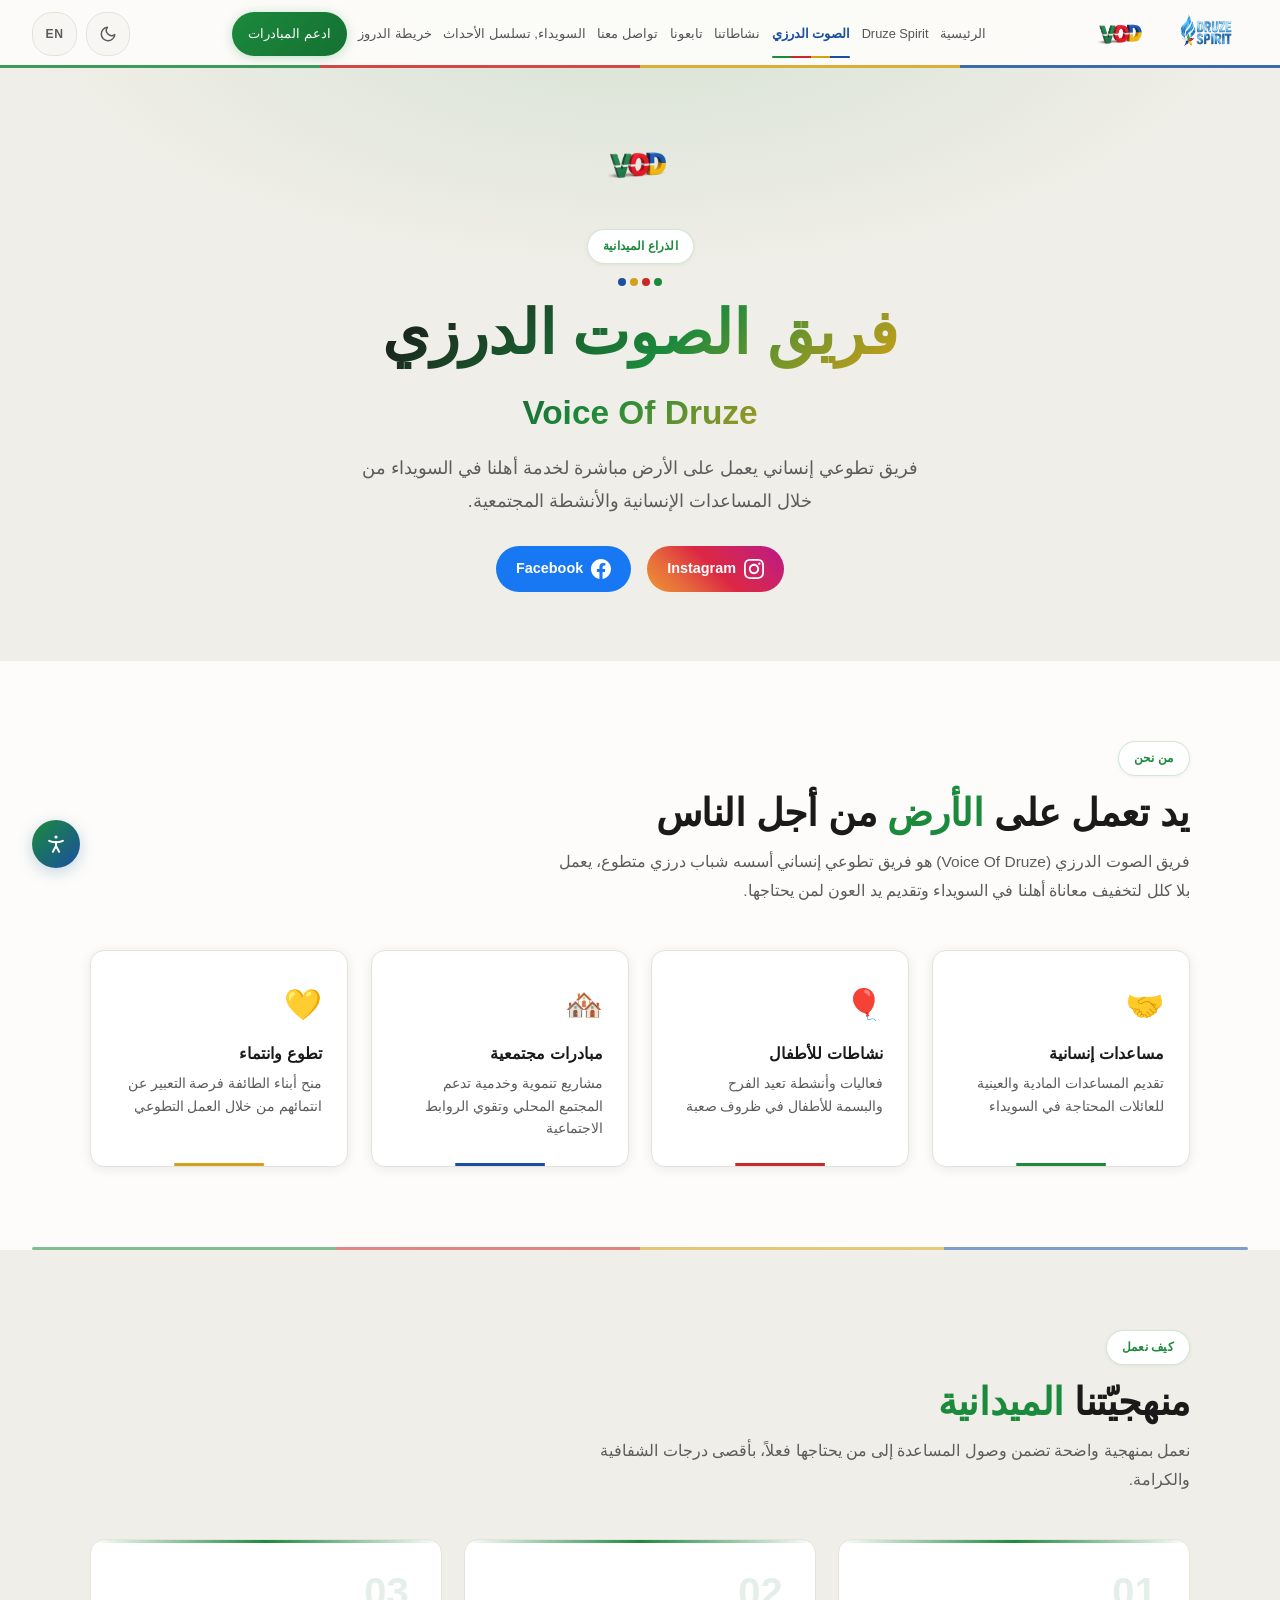
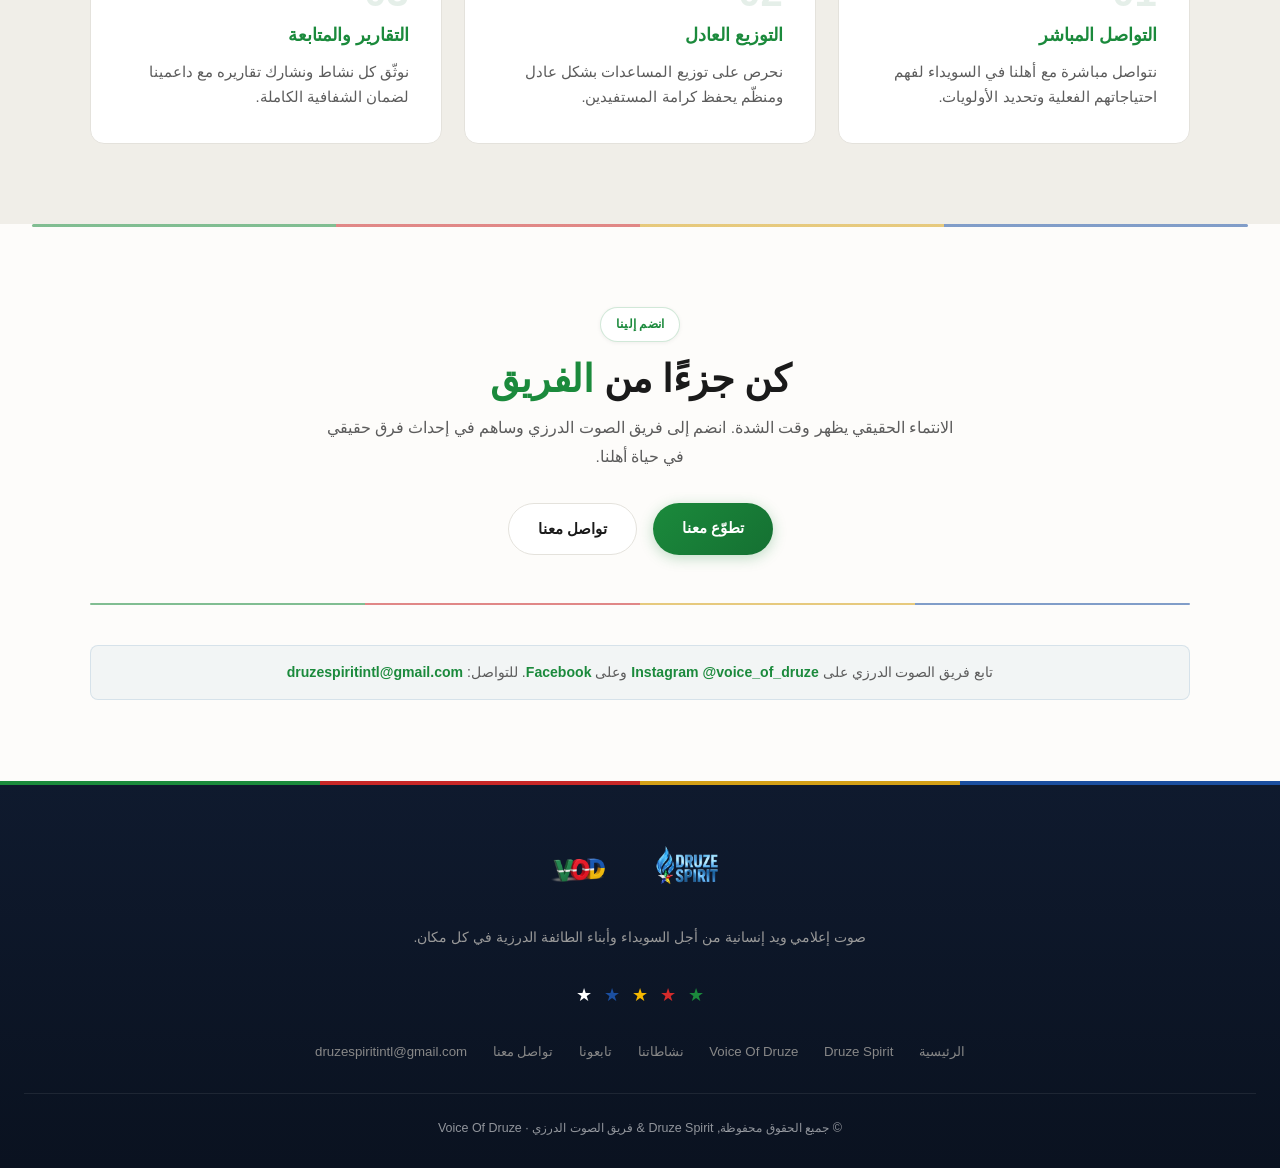
<file: voice-of-druze.html>
<!DOCTYPE html>
<html lang="ar" dir="rtl">
<head>
<!-- Security Meta Tags -->
<meta http-equiv="Content-Security-Policy" content="default-src 'self'; script-src 'self' 'unsafe-inline' https://www.googletagmanager.com https://www.google-analytics.com; style-src 'self' 'unsafe-inline' https://fonts.googleapis.com; font-src 'self' https://fonts.gstatic.com; img-src 'self' data: https:; connect-src 'self' https://www.google-analytics.com https://region1.google-analytics.com https://formspree.io; form-action 'self' https://formspree.io; base-uri 'self'; object-src 'none'; frame-src 'none'">
<meta http-equiv="X-Content-Type-Options" content="nosniff">
<meta http-equiv="X-Frame-Options" content="DENY">
<meta http-equiv="Permissions-Policy" content="camera=(), microphone=(), geolocation=()">
<meta name="referrer" content="strict-origin-when-cross-origin">
<!-- Google tag (gtag.js) -->
<script async src="https://www.googletagmanager.com/gtag/js?id=G-NYTTGCMX9L"></script>
<script>
  window.dataLayer = window.dataLayer || [];
  function gtag(){dataLayer.push(arguments);}
  gtag('js', new Date());
  gtag('config', 'G-NYTTGCMX9L');
</script>
<meta charset="UTF-8">
<meta name="viewport" content="width=device-width, initial-scale=1.0">
<title>فريق الصوت الدرزي, الذراع الميدانية</title>
<link rel="preconnect" href="https://fonts.googleapis.com">
<link rel="preconnect" href="https://fonts.gstatic.com" crossorigin>
<link rel="stylesheet" href="https://fonts.googleapis.com/css2?family=Cairo:wght@600;700;800;900&family=IBM+Plex+Sans+Arabic:wght@400;500;600;700&display=swap">
<link rel="stylesheet" href="style.css">
<script src="theme.js"></script>
<style>
.page-hero.vod-hero { background: var(--bg3); }
.page-hero.vod-hero .bg-glow { background: radial-gradient(ellipse 70% 60% at 50% 0%, rgba(27,138,60,.12) 0, transparent 70%); }
.page-title.vod { background: linear-gradient(140deg, var(--text) 15%, var(--vod-green) 50%, var(--vod-yellow) 80%, var(--text) 100%); -webkit-background-clip: text; -webkit-text-fill-color: transparent; background-clip: text; }
.pillar-card-v { background: #ffffff; border: 1px solid var(--border); border-radius: var(--r); padding: 2rem; transition: transform 200ms cubic-bezier(0.23,1,0.32,1), box-shadow 200ms cubic-bezier(0.23,1,0.32,1), border-color 200ms cubic-bezier(0.23,1,0.32,1), background 200ms cubic-bezier(0.23,1,0.32,1); position: relative; overflow: hidden; }
.pillar-card-v::before { content: ''; position: absolute; top: 0; inset-inline: 0; height: 3px; background: linear-gradient(90deg, transparent, var(--vod-green), transparent); }
.pillar-card-v:hover { transform: translateY(-4px); background: var(--hover); border-color: rgba(42,122,75,.2); box-shadow: 0 8px 28px rgba(0,0,0,.12); }
.pillar-num-v { font-size: 2.5rem; font-weight: 900; color: rgba(42,122,75,.12); line-height: 1; margin-bottom: .5rem; }
.pillar-title-v { font-size: 1.1rem; font-weight: 800; color: var(--vod-green); margin-bottom: .5rem; }
.pillar-desc-v { font-size: .92rem; color: var(--muted); line-height: 1.75; }
.flag-strip { display: flex; gap: 0; height: 5px; border-radius: 3px; overflow: hidden; margin: 1.5rem 0; }
.flag-strip span { flex: 1; }
</style>
  <!-- SEO & social meta -->
  <meta name="description" content="Voice of Druze is a volunteer humanitarian team working on the ground to support Sweida and the Druze community with real, hands-on action.">
  <meta name="author" content="Druze Spirit">
  <link rel="canonical" href="https://druzespirit.org/voice-of-druze.html">
  <meta property="og:site_name" content="Druze Spirit">
  <meta property="og:type" content="website">
  <meta property="og:title" content="Voice of Druze, The Field Arm">
  <meta property="og:description" content="Voice of Druze is a volunteer humanitarian team working on the ground to support Sweida and the Druze community with real, hands-on action.">
  <meta property="og:url" content="https://druzespirit.org/voice-of-druze.html">
  <meta property="og:image" content="https://druzespirit.org/og-image.jpg">
  <meta name="twitter:card" content="summary_large_image">
  <meta name="twitter:site" content="@DruzeSpirit">
  <meta name="twitter:creator" content="@DruzeSpirit">
  <meta name="twitter:title" content="Voice of Druze, The Field Arm">
  <meta name="twitter:description" content="Voice of Druze is a volunteer humanitarian team working on the ground to support Sweida and the Druze community with real, hands-on action.">
  <meta name="twitter:image" content="https://druzespirit.org/og-image.jpg">
</head>
<body>
<a href="#main-content" class="skip-link">تخطى إلى المحتوى الرئيسي</a>

<!-- NAV -->
<nav role="navigation" aria-label="التنقل الرئيسي">
  <a href="index.html" class="nav-logo"><picture><source srcset="logo_druze_spirit.webp" type="image/webp"><img src="originals/logo_druze_spirit.png" alt="Druze Spirit" class="nav-logo-img" width="68" height="68" loading="eager" decoding="async"></picture><picture><source srcset="logo_voice_of_druze.webp" type="image/webp"><img src="originals/logo_voice_of_druze.png" alt="Voice of Druze" class="nav-logo-img" width="68" height="68" loading="eager" decoding="async"></picture></a>
  <ul class="nav-links">
    <li><a href="index.html" data-ar="الرئيسية" data-en="Home">الرئيسية</a></li>
    <li><a href="druze-spirit.html">Druze Spirit</a></li>
    <li><a href="voice-of-druze.html" class="active" data-ar="الصوت الدرزي" data-en="Druze Voice" aria-current="page">الصوت الدرزي</a></li>
    <li><a href="activities.html" data-ar="نشاطاتنا" data-en="Our Activities">نشاطاتنا</a></li>
    <li><a href="follow-us.html" data-ar="تابعونا" data-en="Follow Us">تابعونا</a></li>
    <li><a href="contact.html" data-ar="تواصل معنا" data-en="Contact Us">تواصل معنا</a></li>
    <li><a href="sweida-timeline.html" data-ar="السويداء, تسلسل الأحداث" data-en="Sweida, Timeline of Events">السويداء, تسلسل الأحداث</a></li>
    <li><a href="druze-map.html" data-ar="خريطة الدروز" data-en="Druze Map">خريطة الدروز</a></li>
    <li><a href="contact.html" class="cta" data-ar="ادعم المبادرات" data-en="Support Our Mission">ادعم المبادرات</a></li>
  </ul>
  <div class="nav-right">
    <button id="lang-toggle" aria-label="Switch language">EN</button>
    <button class="hamburger" id="ham" aria-label="القائمة" aria-expanded="false" aria-controls="mob"><span></span><span></span><span></span></button>
  </div>
</nav>
<div class="mobile-menu" id="mob" role="navigation" aria-label="القائمة المتنقلة" aria-hidden="true">
  <a href="index.html" data-ar="الرئيسية" data-en="Home">الرئيسية</a>
  <a href="druze-spirit.html">Druze Spirit</a>
  <a href="voice-of-druze.html" class="active" data-ar="فريق الصوت الدرزي" data-en="Voice of Druze Team" aria-current="page">فريق الصوت الدرزي</a>
  <a href="activities.html" data-ar="نشاطاتنا" data-en="Our Activities">نشاطاتنا</a>
  <a href="follow-us.html" data-ar="تابعونا" data-en="Follow Us">تابعونا</a>
  <a href="contact.html" data-ar="تواصل معنا" data-en="Contact Us">تواصل معنا</a>
  <a href="sweida-timeline.html" data-ar="السويداء, تسلسل الأحداث" data-en="Sweida, Timeline of Events">السويداء, تسلسل الأحداث</a>
  <a href="druze-map.html" data-ar="خريطة الدروز" data-en="Druze Map">خريطة الدروز</a>
  <a href="contact.html" data-ar="ادعم المبادرات" data-en="Support Our Mission">ادعم المبادرات</a>
</div>

<main id="main-content" tabindex="-1">

<!-- PAGE HERO -->
<div class="page-hero vod-hero">
  <div class="bg-glow"></div>
  <div class="page-hero-content">
    <picture><source srcset="logo_voice_of_druze.webp" type="image/webp"><img src="originals/logo_voice_of_druze.png" alt="Voice of Druze" class="page-hero-logo stag" width="90" height="90" loading="eager" decoding="async"></picture>
    <div class="tag stag" style="margin:0 auto .9rem;color:var(--vod-green);border-color:rgba(27,138,60,.2)" data-ar="الذراع الميدانية" data-en="Field Arm">الذراع الميدانية</div>
    <div class="vod-dots stag d1" style="justify-content:center;margin-bottom:.8rem">
      <div class="vd" style="background:var(--vod-green)"></div>
      <div class="vd" style="background:var(--vod-red)"></div>
      <div class="vd" style="background:var(--vod-yellow)"></div>
      <div class="vd" style="background:var(--vod-blue)"></div>
    </div>
    <h1 class="page-title vod stag d2" data-ar="فريق الصوت الدرزي&lt;br&gt;&lt;small style='font-size:.55em;font-weight:700'&gt;Voice Of Druze&lt;/small&gt;" data-en="Voice Of Druze Team&lt;br&gt;&lt;small style='font-size:.55em;font-weight:700'&gt;فريق الصوت الدرزي&lt;/small&gt;">فريق الصوت الدرزي<br><small style="font-size:.55em;font-weight:700">Voice Of Druze</small></h1>
    <p class="page-subtitle stag d3" data-ar="فريق تطوعي إنساني يعمل على الأرض مباشرة لخدمة أهلنا في السويداء من خلال المساعدات الإنسانية والأنشطة المجتمعية." data-en="A volunteer humanitarian team working directly on the ground to serve our people in Sweida through humanitarian aid and community activities.">فريق تطوعي إنساني يعمل على الأرض مباشرة لخدمة أهلنا في السويداء من خلال المساعدات الإنسانية والأنشطة المجتمعية.</p>
    <div style="margin-top:1.8rem;display:flex;gap:1rem;justify-content:center;flex-wrap:wrap" class="stag d4">
      <a href="https://www.instagram.com/voice_of_druze" target="_blank" rel="noopener noreferrer" class="social-btn ig-btn"><svg viewBox="0 0 24 24" width="20" height="20" fill="white"><path d="M12 2.163c3.204 0 3.584.012 4.85.07 3.252.148 4.771 1.691 4.919 4.919.058 1.265.069 1.645.069 4.849 0 3.205-.012 3.584-.069 4.849-.149 3.225-1.664 4.771-4.919 4.919-1.266.058-1.644.07-4.85.07-3.204 0-3.584-.012-4.849-.07-3.26-.149-4.771-1.699-4.919-4.92-.058-1.265-.07-1.644-.07-4.849 0-3.204.013-3.583.07-4.849.149-3.227 1.664-4.771 4.919-4.919 1.266-.057 1.645-.069 4.849-.069zm0-2.163c-3.259 0-3.667.014-4.947.072-4.358.2-6.78 2.618-6.98 6.98-.059 1.281-.073 1.689-.073 4.948 0 3.259.014 3.668.072 4.948.2 4.358 2.618 6.78 6.98 6.98 1.281.058 1.689.072 4.948.072 3.259 0 3.668-.014 4.948-.072 4.354-.2 6.782-2.618 6.979-6.98.059-1.28.073-1.689.073-4.948 0-3.259-.014-3.667-.072-4.947-.196-4.354-2.617-6.78-6.979-6.98-1.281-.059-1.69-.073-4.949-.073zm0 5.838c-3.403 0-6.162 2.759-6.162 6.162s2.759 6.163 6.162 6.163 6.162-2.759 6.162-6.163c0-3.403-2.759-6.162-6.162-6.162zm0 10.162c-2.209 0-4-1.79-4-4 0-2.209 1.791-4 4-4s4 1.791 4 4c0 2.21-1.791 4-4 4zm6.406-11.845c-.796 0-1.441.645-1.441 1.44s.645 1.44 1.441 1.44c.795 0 1.439-.645 1.439-1.44s-.644-1.44-1.439-1.44z"/></svg><span>Instagram</span></a>
      <a href="https://www.facebook.com/share/1Rdz8QaKjj/" target="_blank" rel="noopener noreferrer" class="social-btn fb-btn"><svg viewBox="0 0 24 24" width="20" height="20" fill="white"><path d="M24 12.073c0-6.627-5.373-12-12-12s-12 5.373-12 12c0 5.99 4.388 10.954 10.125 11.854v-8.385H7.078v-3.47h3.047V9.43c0-3.007 1.792-4.669 4.533-4.669 1.312 0 2.686.235 2.686.235v2.953H15.83c-1.491 0-1.956.925-1.956 1.874v2.25h3.328l-.532 3.47h-2.796v8.385C19.612 23.027 24 18.062 24 12.073z"/></svg><span>Facebook</span></a>
    </div>
  </div>
</div>

<!-- WHAT IS VOD -->
<section style="background:var(--bg)">
  <div class="container">
    <div class="tag stag" style="color:var(--vod-green);border-color:rgba(27,138,60,.2)" data-ar="من نحن" data-en="About Us">من نحن</div>
    <h2 class="section-title stag d1" data-ar="يد تعمل على &lt;span class='g'&gt;الأرض&lt;/span&gt; من أجل الناس" data-en="A Hand Working on the &lt;span class='g'&gt;Ground&lt;/span&gt; for People">يد تعمل على <span class="g">الأرض</span> من أجل الناس</h2>
    <p class="section-desc stag d2" data-ar="فريق الصوت الدرزي (Voice Of Druze) هو فريق تطوعي إنساني أسسه شباب درزي متطوع، يعمل بلا كلل لتخفيف معاناة أهلنا في السويداء وتقديم يد العون لمن يحتاجها." data-en="Voice Of Druze is a volunteer humanitarian team founded by dedicated Druze youth, working tirelessly to alleviate the suffering of our people in Sweida and offer a helping hand to those in need.">فريق الصوت الدرزي (Voice Of Druze) هو فريق تطوعي إنساني أسسه شباب درزي متطوع، يعمل بلا كلل لتخفيف معاناة أهلنا في السويداء وتقديم يد العون لمن يحتاجها.</p>
    <div class="grid4">
      <div class="vod-card gc stag d1">
        <span class="vod-ci">🤝</span>
        <div class="vod-ct" data-ar="مساعدات إنسانية" data-en="Humanitarian Aid">مساعدات إنسانية</div>
        <div class="vod-cd" data-ar="تقديم المساعدات المادية والعينية للعائلات المحتاجة في السويداء" data-en="Providing material and in-kind assistance to families in need in Sweida">تقديم المساعدات المادية والعينية للعائلات المحتاجة في السويداء</div>
      </div>
      <div class="vod-card rc stag d2">
        <span class="vod-ci">🎈</span>
        <div class="vod-ct" data-ar="نشاطات للأطفال" data-en="Children's Activities">نشاطات للأطفال</div>
        <div class="vod-cd" data-ar="فعاليات وأنشطة تعيد الفرح والبسمة للأطفال في ظروف صعبة" data-en="Events and activities that restore joy and smiles to children in difficult circumstances">فعاليات وأنشطة تعيد الفرح والبسمة للأطفال في ظروف صعبة</div>
      </div>
      <div class="vod-card bc stag d3">
        <span class="vod-ci">🏘️</span>
        <div class="vod-ct" data-ar="مبادرات مجتمعية" data-en="Community Initiatives">مبادرات مجتمعية</div>
        <div class="vod-cd" data-ar="مشاريع تنموية وخدمية تدعم المجتمع المحلي وتقوي الروابط الاجتماعية" data-en="Development and service projects that support the local community and strengthen social bonds">مشاريع تنموية وخدمية تدعم المجتمع المحلي وتقوي الروابط الاجتماعية</div>
      </div>
      <div class="vod-card yc stag d4">
        <span class="vod-ci">💛</span>
        <div class="vod-ct" data-ar="تطوع وانتماء" data-en="Volunteering & Belonging">تطوع وانتماء</div>
        <div class="vod-cd" data-ar="منح أبناء الطائفة فرصة التعبير عن انتمائهم من خلال العمل التطوعي" data-en="Giving community members the opportunity to express their belonging through volunteer work">منح أبناء الطائفة فرصة التعبير عن انتمائهم من خلال العمل التطوعي</div>
      </div>
    </div>
  </div>
</section>

<div class="divider"></div>

<!-- HOW WE WORK -->
<section style="background:var(--bg3)">
  <div class="container">
    <div class="tag stag" style="color:var(--vod-green);border-color:rgba(27,138,60,.2)" data-ar="كيف نعمل" data-en="How We Work">كيف نعمل</div>
    <h2 class="section-title stag d1" data-ar="منهجيّتنا &lt;span class='g'&gt;الميدانية&lt;/span&gt;" data-en="Our &lt;span class='g'&gt;Field&lt;/span&gt; Methodology">منهجيّتنا <span class="g">الميدانية</span></h2>
    <p class="section-desc stag d2" data-ar="نعمل بمنهجية واضحة تضمن وصول المساعدة إلى من يحتاجها فعلاً، بأقصى درجات الشفافية والكرامة." data-en="We operate with a clear methodology to ensure aid reaches those who truly need it, with the highest standards of transparency and dignity.">نعمل بمنهجية واضحة تضمن وصول المساعدة إلى من يحتاجها فعلاً، بأقصى درجات الشفافية والكرامة.</p>
    <div class="grid3">
      <div class="pillar-card-v stag d1">
        <div class="pillar-num-v">01</div>
        <div class="pillar-title-v" data-ar="التواصل المباشر" data-en="Direct Contact">التواصل المباشر</div>
        <p class="pillar-desc-v" data-ar="نتواصل مباشرة مع أهلنا في السويداء لفهم احتياجاتهم الفعلية وتحديد الأولويات." data-en="We communicate directly with our people in Sweida to understand their actual needs and set priorities.">نتواصل مباشرة مع أهلنا في السويداء لفهم احتياجاتهم الفعلية وتحديد الأولويات.</p>
      </div>
      <div class="pillar-card-v stag d2">
        <div class="pillar-num-v">02</div>
        <div class="pillar-title-v" data-ar="التوزيع العادل" data-en="Fair Distribution">التوزيع العادل</div>
        <p class="pillar-desc-v" data-ar="نحرص على توزيع المساعدات بشكل عادل ومنظّم يحفظ كرامة المستفيدين." data-en="We ensure that aid is distributed fairly and in an organized manner that preserves the dignity of beneficiaries.">نحرص على توزيع المساعدات بشكل عادل ومنظّم يحفظ كرامة المستفيدين.</p>
      </div>
      <div class="pillar-card-v stag d3">
        <div class="pillar-num-v">03</div>
        <div class="pillar-title-v" data-ar="التقارير والمتابعة" data-en="Reporting & Follow-up">التقارير والمتابعة</div>
        <p class="pillar-desc-v" data-ar="نوثّق كل نشاط ونشارك تقاريره مع داعمينا لضمان الشفافية الكاملة." data-en="We document every activity and share its reports with our supporters to ensure complete transparency.">نوثّق كل نشاط ونشارك تقاريره مع داعمينا لضمان الشفافية الكاملة.</p>
      </div>
    </div>
  </div>
</section>

<div class="divider"></div>

<!-- JOIN US -->
<section style="background:var(--bg)">
  <div class="container" style="text-align:center">
    <div class="tag stag" style="margin:0 auto .8rem;color:var(--vod-green);border-color:rgba(27,138,60,.2)" data-ar="انضم إلينا" data-en="Join Us">انضم إلينا</div>
    <h2 class="section-title stag d1" data-ar="كن جزءًا من &lt;span class='g'&gt;الفريق&lt;/span&gt;" data-en="Be Part of &lt;span class='g'&gt;the Team&lt;/span&gt;">كن جزءًا من <span class="g">الفريق</span></h2>
    <p class="section-desc stag d2" style="margin:0 auto 2rem" data-ar="الانتماء الحقيقي يظهر وقت الشدة. انضم إلى فريق الصوت الدرزي وساهم في إحداث فرق حقيقي في حياة أهلنا." data-en="True belonging shows in times of hardship. Join Voice Of Druze and contribute to making a real difference in the lives of our people.">الانتماء الحقيقي يظهر وقت الشدة. انضم إلى فريق الصوت الدرزي وساهم في إحداث فرق حقيقي في حياة أهلنا.</p>
    <div style="display:flex;gap:1rem;justify-content:center;flex-wrap:wrap" class="stag d3">
      <a href="contact.html" class="btn btn-g" data-ar="تطوّع معنا" data-en="Volunteer with Us">تطوّع معنا</a>
      <a href="contact.html" class="btn btn-o" data-ar="تواصل معنا" data-en="Contact Us">تواصل معنا</a>
    </div>
    <div class="glow-line g" style="margin-top:3rem"></div>
    <div class="notice stag" data-ar="تابع فريق الصوت الدرزي على &lt;a href='https://www.instagram.com/voice_of_druze' target='_blank' rel='noopener noreferrer' style='color:var(--vod-green)'&gt;Instagram @voice_of_druze&lt;/a&gt; وعلى &lt;a href='https://www.facebook.com/share/1Rdz8QaKjj/' target='_blank' rel='noopener noreferrer' style='color:var(--vod-green)'&gt;Facebook&lt;/a&gt;. للتواصل: &lt;a href='mailto:druzespiritintl@gmail.com' style='color:var(--vod-green)'&gt;druzespiritintl@gmail.com&lt;/a&gt;" data-en="Follow Voice Of Druze on &lt;a href='https://www.instagram.com/voice_of_druze' target='_blank' rel='noopener noreferrer' style='color:var(--vod-green)'&gt;Instagram @voice_of_druze&lt;/a&gt; and on &lt;a href='https://www.facebook.com/share/1Rdz8QaKjj/' target='_blank' rel='noopener noreferrer' style='color:var(--vod-green)'&gt;Facebook&lt;/a&gt;. Contact: &lt;a href='mailto:druzespiritintl@gmail.com' style='color:var(--vod-green)'&gt;druzespiritintl@gmail.com&lt;/a&gt;">
      تابع فريق الصوت الدرزي على
      <a href="https://www.instagram.com/voice_of_druze" target="_blank" rel="noopener noreferrer" style="color:var(--vod-green)">Instagram @voice_of_druze</a>
      وعلى
      <a href="https://www.facebook.com/share/1Rdz8QaKjj/" target="_blank" rel="noopener noreferrer" style="color:var(--vod-green)">Facebook</a>.
      للتواصل: <a href="mailto:druzespiritintl@gmail.com" style="color:var(--vod-green)">druzespiritintl@gmail.com</a>
    </div>
  </div>
</section>

</main>

<!-- FOOTER -->
<footer role="contentinfo">
  <a href="index.html" class="ft-logo"><picture><source srcset="logo_druze_spirit.webp" type="image/webp"><img src="originals/logo_druze_spirit.png" alt="Druze Spirit" class="ft-logo-img" width="82" height="82" loading="lazy" decoding="async"></picture><picture><source srcset="logo_voice_of_druze.webp" type="image/webp"><img src="originals/logo_voice_of_druze.png" alt="Voice of Druze" class="ft-logo-img" width="82" height="82" loading="lazy" decoding="async"></picture></a>
  <p class="ft-desc" data-ar="صوت إعلامي ويد إنسانية من أجل السويداء وأبناء الطائفة الدرزية في كل مكان." data-en="A media voice and humanitarian hand for Sweida and the Druze community everywhere.">صوت إعلامي ويد إنسانية من أجل السويداء وأبناء الطائفة الدرزية في كل مكان.</p>
  <div class="ft-stars" aria-hidden="true"><span style="color:#1B8A3C">★</span><span style="color:#D42B2B">★</span><span style="color:#F5B800">★</span><span style="color:#1B4FA0">★</span><span style="color:#fff">★</span></div>
  <div class="ft-links">
    <a href="index.html" data-ar="الرئيسية" data-en="Home">الرئيسية</a>
    <a href="druze-spirit.html">Druze Spirit</a>
    <a href="voice-of-druze.html">Voice Of Druze</a>
    <a href="activities.html" data-ar="نشاطاتنا" data-en="Our Activities">نشاطاتنا</a>
    <a href="follow-us.html" data-ar="تابعونا" data-en="Follow Us">تابعونا</a>
    <a href="contact.html" data-ar="تواصل معنا" data-en="Contact Us">تواصل معنا</a>
    <a href="mailto:druzespiritintl@gmail.com">druzespiritintl@gmail.com</a>
  </div>
  <div class="ft-copy" data-ar="© جميع الحقوق محفوظة, Druze Spirit &amp;amp; فريق الصوت الدرزي · Voice Of Druze" data-en="© All rights reserved, Druze Spirit &amp;amp; Voice Of Druze">© جميع الحقوق محفوظة, Druze Spirit &amp; فريق الصوت الدرزي · Voice Of Druze</div>
</footer>

<script defer src="shared.js"></script>
<script>
const ham = document.getElementById('ham'), mob = document.getElementById('mob');
ham.addEventListener('click', () => {
  const open = ham.classList.toggle('open');
  mob.classList.toggle('open', open);
  ham.setAttribute('aria-expanded', open);
  mob.setAttribute('aria-hidden', !open);
});
document.addEventListener('click', e => { if (!ham.contains(e.target) && !mob.contains(e.target) && e.target.id !== 'lang-toggle' && e.target.id !== 'theme-toggle' && !e.target.closest('#theme-toggle')) { ham.classList.remove('open'); mob.classList.remove('open'); ham.setAttribute('aria-expanded','false'); mob.setAttribute('aria-hidden','true'); } });
const navEl = document.querySelector('nav');
window.addEventListener('scroll', () => { navEl.classList.toggle('scrolled', window.scrollY > 20); }, { passive: true });
const io = new IntersectionObserver(entries => {
  entries.forEach(e => { if (e.isIntersecting) { e.target.classList.add('vis'); io.unobserve(e.target); } });
}, { threshold: 0.1, rootMargin: '0px 0px -48px 0px' });
document.querySelectorAll('.stag').forEach(el => io.observe(el));
</script>

<button id="accessibility-btn" onclick="document.getElementById('accessibility-menu').style.display = document.getElementById('accessibility-menu').style.display === 'none' ? 'block' : 'none'" aria-label="إعدادات الوصول"><svg width="22" height="22" viewBox="0 0 24 24" fill="none" stroke="currentColor" stroke-width="2.2" stroke-linecap="round" stroke-linejoin="round" aria-hidden="true"><circle cx="12" cy="4.4" r="1.7" fill="currentColor" stroke="none"/><path d="M4.5 8.5c2.4 1.1 4.9 1.6 7.5 1.6s5.1-.5 7.5-1.6"/><path d="M12 9.8v4.4"/><path d="M8.6 20.5 12 14.2l3.4 6.3"/></svg></button>

<div id="accessibility-menu" style="display:none;position:fixed;bottom:5.5rem;left:2rem;background:white;border:1px solid #ddd;border-radius:10px;padding:15px;z-index:9999;box-shadow:0 2px 20px rgba(0,0,0,0.2);min-width:210px;direction:rtl;font-family:var(--font-body)">
  <button style="display:block;width:100%;text-align:right;margin-bottom:8px;padding:6px 10px;border:none;background:none;cursor:pointer;font-size:14px" onclick="document.documentElement.style.fontSize='120%'">تكبير الخط, A+</button>
  <button style="display:block;width:100%;text-align:right;margin-bottom:8px;padding:6px 10px;border:none;background:none;cursor:pointer;font-size:14px" onclick="document.documentElement.style.fontSize='80%'">تصغير الخط, A-</button>
  <button style="display:block;width:100%;text-align:right;margin-bottom:8px;padding:6px 10px;border:none;background:none;cursor:pointer;font-size:14px" onclick="document.body.style.filter='contrast(2) grayscale(1)'">تباين عالٍ, ◑</button>
  <button style="display:block;width:100%;text-align:right;margin-bottom:8px;padding:6px 10px;border:none;background:none;cursor:pointer;font-size:14px" onclick="(function(){var els=document.querySelectorAll('a');var on=els[0]&&els[0].style.outline;els.forEach(function(a){a.style.outline=on?'':'2px dashed';a.style.textDecoration=on?'':'underline';})})()">إبراز الروابط, 🔗</button>
  <button style="display:block;width:100%;text-align:right;margin-bottom:8px;padding:6px 10px;border:none;background:none;cursor:pointer;font-size:14px" onclick="(function(){var s=document.getElementById('a11y-s');if(s){s.parentNode.removeChild(s);}else{s=document.createElement('style');s.id='a11y-s';s.textContent='*,*::before,*::after{animation-duration:.001ms!important;transition-duration:.001ms!important}';document.head.appendChild(s);}})()">إيقاف الحركة, ⏸</button>
  <hr style="border:none;border-top:1px solid #eee;margin:8px 0">
  <button style="display:block;width:100%;text-align:right;padding:6px 10px;border:none;background:none;cursor:pointer;font-size:14px;color:#c0392b" onclick="document.documentElement.style.fontSize='';document.body.style.filter='';document.querySelectorAll('a').forEach(function(a){a.style.outline='';a.style.textDecoration=''});var s=document.getElementById('a11y-s');if(s)s.parentNode.removeChild(s);">إعادة الضبط, ↺</button>
</div>
</body>
</html>
</file>
<file: style.css>
/* Fonts loaded via <link> + preconnect in each page <head>:
   Cairo (headings) + IBM Plex Sans Arabic (body) */

/* ══════════════════════════════════════════════════
   DESIGN TOKENS — Druze Star Palette
   Green · Red · Yellow · Blue on warm white
   ══════════════════════════════════════════════════ */
:root {
  /* ── Star colors (official Druze flag / Magen Druze) ── */
  --star-green:  #1B8A3C;
  --star-red:    #C92828;
  --star-yellow: #D4A017;
  --star-blue:   #1B4FA0;
  --star-white:  #FFFFFF;

  /* Semantic aliases (backward-compatible) */
  --ds-blue:   var(--star-blue);
  --ds-dark:   #143D7A;
  --ds-glow:   rgba(27, 79, 160, 0.12);
  --vod-green: var(--star-green);
  --vod-red:   var(--star-red);
  --vod-blue:  var(--star-blue);
  --vod-yellow:var(--star-yellow);

  /* Surfaces */
  --bg:  #FDFCFA;
  --bg2: #F7F6F2;
  --bg3: #F0EEE8;
  --surface:     #FFFFFF;
  --surface-alt: #FFFFFF;
  --text:      #1A1A1A;
  --muted:     #5C5C5C;
  --glass:     rgba(255,255,255,0.92);
  --glass-strong: #ffffff;
  --border:       #E4E2DC;
  --border-hover: rgba(27, 79, 160, 0.22);
  --hover:        rgba(27, 138, 60, 0.05);

  /* Star tints (backgrounds & badges) */
  --tint-green:  rgba(27, 138, 60, 0.08);
  --tint-red:    rgba(201, 40, 40, 0.07);
  --tint-yellow: rgba(212, 160, 23, 0.10);
  --tint-blue:   rgba(27, 79, 160, 0.08);

  /* Four-color stripe gradient (reused across UI) */
  --star-stripe: linear-gradient(
    90deg,
    var(--star-green) 0%,   var(--star-green) 25%,
    var(--star-red)   25%,  var(--star-red)   50%,
    var(--star-yellow) 50%, var(--star-yellow) 75%,
    var(--star-blue)  75%,  var(--star-blue)  100%
  );
  --star-stripe-v: linear-gradient(
    180deg,
    var(--star-green) 0%,   var(--star-green) 25%,
    var(--star-red)   25%,  var(--star-red)   50%,
    var(--star-yellow) 50%, var(--star-yellow) 75%,
    var(--star-blue)  75%,  var(--star-blue)  100%
  );
  --star-gradient-text: linear-gradient(
    135deg,
    var(--star-green) 0%,
    var(--star-blue)  35%,
    var(--star-red)   65%,
    var(--star-yellow) 100%
  );

  --r:    14px;
  --r-sm:  8px;
  --nav-h: 68px;
  --touch-min: 44px;

  /* ── Typography ─────────────────────────────────
     Pairing: Cairo (headings) + IBM Plex Sans Arabic (body)
     Scale: Major-Third (1.25) modular scale            */
  --font-head: 'Cairo', sans-serif;
  --font-body: 'IBM Plex Sans Arabic', sans-serif;

  --fs-2xs:  0.64rem;   /* micro tags / badges        */
  --fs-xs:   0.8rem;    /* captions / small labels    */
  --fs-sm:   0.875rem;  /* secondary / dense text     */
  --fs-base: 1rem;      /* body                       */
  --fs-lg:   1.25rem;   /* lead / sub-heading         */
  --fs-xl:   1.563rem;  /* h4 / card title large      */
  --fs-2xl:  1.953rem;  /* h3 / section title         */
  --fs-3xl:  2.441rem;  /* h2                         */

  --lh-tight:   1.15;   /* hero / display             */
  --lh-heading: 1.25;   /* headings                   */
  --lh-snug:    1.4;    /* sub-heads / tight labels   */
  --lh-body:    1.8;    /* Arabic body (generous)     */
  --lh-relaxed: 1.85;   /* long-form paragraphs       */

  /* Shadows */
  --shadow-sm: 0 1px 4px rgba(0,0,0,0.06);
  --shadow:    0 2px 12px rgba(0,0,0,0.08);
  --shadow-md: 0 4px 20px rgba(0,0,0,0.10);
  --shadow-lg: 0 8px 32px rgba(0,0,0,0.12);

  /* Easing */
  --ease-out:    cubic-bezier(0.23, 1, 0.32, 1);
  --ease-in-out: cubic-bezier(0.77, 0, 0.175, 1);
  --ease-drawer: cubic-bezier(0.32, 0.72, 0, 1);
  --ease-bounce: cubic-bezier(0.34, 1.56, 0.64, 1);

  /* Durations */
  --dur-fast:  120ms;
  --dur-base:  200ms;
  --dur-slow:  280ms;
  --dur-enter: 500ms;
}

/* ══════════════════════════════════════════════════
   RESET & BASE
   ══════════════════════════════════════════════════ */
*, *::before, *::after { margin: 0; padding: 0; box-sizing: border-box; }
html { scroll-behavior: smooth; }
body {
  font-family: var(--font-body);
  background: var(--bg);
  color: var(--text);
  direction: rtl;
  text-align: right;
  line-height: var(--lh-body);
  overflow-x: hidden;
  -webkit-font-smoothing: antialiased;
  -moz-osx-font-smoothing: grayscale;
  background-image:
    radial-gradient(ellipse 80% 50% at 100% 0%, var(--tint-green) 0%, transparent 55%),
    radial-gradient(ellipse 60% 45% at 0% 100%, var(--tint-blue) 0%, transparent 50%),
    radial-gradient(ellipse 40% 30% at 50% 50%, var(--tint-yellow) 0%, transparent 60%);
}
::-webkit-scrollbar { width: 5px; }
::-webkit-scrollbar-track { background: var(--bg2); }
::-webkit-scrollbar-thumb { background: #c5c5c5; border-radius: 3px; }

/* ── Headings use the display font (Cairo) ──────────
   Covers global classes here + per-page <style> classes */
h1, h2, h3, h4, h5, h6,
.page-title, .hero-title, .hero-sub, .section-title, .stat-number, .stat-val,
.ft-logo, .brand-name, .arm-title, .feat-title, .vod-ct, .act-title,
.help-title, .tr-title, .soc-brand, .slb-title, .pillar-title, .pillar-num,
.val-title, .act-full-title, .msg-type-label, .f-success-title {
  font-family: var(--font-head);
}

/* ══════════════════════════════════════════════════
   NAV
   ══════════════════════════════════════════════════ */
nav {
  position: fixed;
  top: 0;
  inset-inline: 0;
  z-index: 1000;
  background: rgba(253, 252, 250, 0.94);
  backdrop-filter: blur(20px) saturate(1.3);
  -webkit-backdrop-filter: blur(20px) saturate(1.3);
  border-bottom: none;
  height: var(--nav-h);
  display: flex;
  align-items: center;
  justify-content: space-between;
  padding: 0 2rem;
  transition: background var(--dur-base) var(--ease-out),
              box-shadow var(--dur-base) var(--ease-out);
}
nav::after {
  content: '';
  position: absolute;
  bottom: 0;
  inset-inline: 0;
  height: 3px;
  background: var(--star-stripe);
  opacity: 0.85;
}
nav.scrolled {
  background: rgba(253, 252, 250, 0.98);
  box-shadow: 0 4px 24px rgba(27, 79, 160, 0.08);
}

.social-btn {
  display: inline-flex;
  align-items: center;
  justify-content: center;
  gap: 8px;
  padding: 10px 20px;
  border-radius: 50px;
  font-weight: 600;
  font-size: 0.9rem;
  text-decoration: none;
  transition: transform 0.2s, box-shadow 0.2s;
}
.social-btn:hover { transform: translateY(-2px); box-shadow: 0 6px 20px rgba(0,0,0,0.15); }
.ig-btn { background: linear-gradient(45deg, #f09433, #e6683c, #dc2743, #cc2366, #bc1888); color: white; }
.fb-btn { background: #1877F2; color: white; }
.social-btns-row { display: flex; flex-wrap: wrap; gap: .6rem; }

.nav-logo-img {
  height: 68px;
  width: auto;
  border-radius: 8px;
  display: block;
}
.ft-logo-img {
  height: 82px;
  width: auto;
  border-radius: 8px;
  display: block;
}
.ft-logo {
  display: flex !important;
  align-items: center;
  justify-content: center;
  gap: .75rem;
}
.page-hero-logo {
  height: 90px;
  width: auto;
  border-radius: 8px;
  display: block;
  margin: 0 auto 1.2rem;
}
/* <picture> wrappers stay transparent so img keeps its original layout/sizing */
picture { display: contents; }
.nav-logo {
  display: flex;
  align-items: center;
  gap: .5rem;
  flex-shrink: 0;
  font-weight: 800;
  font-size: 1rem;
  white-space: nowrap;
  text-decoration: none;
  transition: opacity var(--dur-fast) var(--ease-out);
}
.nav-logo:active { opacity: 0.7; }
.nav-logo .ds  { color: var(--ds-blue); }
.nav-logo .vod { color: var(--vod-green); }
.nav-logo .sep { color: #aaa; }

.nav-links { display: flex; align-items: center; gap: clamp(.5rem, .9vw, 1rem); list-style: none; flex-wrap: nowrap; }
.nav-links a {
  color: #555;
  text-decoration: none;
  font-size: .8rem;
  font-weight: 500;
  white-space: nowrap;
  position: relative;
  cursor: pointer;
  min-height: var(--touch-min);
  display: inline-flex;
  align-items: center;
  transition: color var(--dur-fast) var(--ease-out);
}
.nav-links a::after {
  content: '';
  position: absolute;
  bottom: -2px;
  left: 0; right: 0;
  height: 2px;
  background: var(--star-stripe);
  border-radius: 1px;
  transform: scaleX(0);
  transform-origin: center;
  transition: transform var(--dur-base) var(--ease-out);
}
.nav-links a:hover { color: var(--star-blue); }
.nav-links a.active { color: var(--star-blue); font-weight: 700; }
.nav-links a:hover::after,
.nav-links a.active::after { transform: scaleX(1); }
.nav-links .cta::after { display: none; }

.nav-links .cta {
  background: linear-gradient(135deg, var(--star-green) 0%, #157032 100%);
  color: #fff !important;
  padding: .4rem 1rem;
  border-radius: 24px;
  font-size: .8rem;
  box-shadow: 0 2px 12px rgba(27, 138, 60, 0.25);
  transition: box-shadow var(--dur-base) var(--ease-out),
              transform var(--dur-fast) var(--ease-out),
              background var(--dur-base) var(--ease-out);
}
@media (hover: hover) and (pointer: fine) {
  .nav-links .cta:hover {
    background: linear-gradient(135deg, #157032 0%, #0f5928 100%);
    box-shadow: 0 6px 20px rgba(27, 138, 60, 0.32);
    transform: translateY(-2px);
  }
}
.nav-links .cta:active { transform: scale(0.96); }

/* Hamburger */
.hamburger {
  display: none;
  flex-direction: column;
  align-items: center;
  justify-content: center;
  gap: 5px;
  cursor: pointer;
  background: none;
  border: none;
  min-width: var(--touch-min);
  min-height: var(--touch-min);
  padding: 0;
}
.hamburger span {
  display: block;
  width: 24px;
  height: 2px;
  background: var(--text);
  border-radius: 1px;
  transform-origin: center;
  transition: transform var(--dur-base) var(--ease-out),
              opacity var(--dur-fast) var(--ease-out);
}
.hamburger.open span:nth-child(1) { transform: translateY(7px) rotate(45deg); }
.hamburger.open span:nth-child(2) { opacity: 0; transform: scaleX(0); }
.hamburger.open span:nth-child(3) { transform: translateY(-7px) rotate(-45deg); }

.mobile-menu {
  display: none;
  position: fixed;
  top: var(--nav-h);
  inset-inline: 0;
  z-index: 999;
  background: var(--surface);
  border-bottom: 1px solid var(--border);
  box-shadow: 0 8px 24px rgba(0,0,0,0.08);
  padding: 1.2rem 1.5rem;
  flex-direction: column;
  transform: translateY(-8px);
  opacity: 0;
  transition: transform var(--dur-slow) var(--ease-out),
              opacity var(--dur-base) var(--ease-out);
  pointer-events: none;
}
.mobile-menu.open {
  display: flex;
  transform: translateY(0);
  opacity: 1;
  pointer-events: auto;
}
.mobile-menu a {
  color: var(--text);
  text-decoration: none;
  font-size: .98rem;
  font-weight: 500;
  min-height: var(--touch-min);
  display: flex;
  align-items: center;
  padding: .8rem 0;
  border-bottom: 1px solid var(--border);
  cursor: pointer;
  transition: color var(--dur-fast) var(--ease-out),
              padding-right var(--dur-base) var(--ease-out);
}
.mobile-menu a:last-child { border-bottom: none; }
.mobile-menu a:hover,
.mobile-menu a.active { color: var(--ds-blue); padding-right: .3rem; }

@media (max-width: 992px) {
  .nav-links { display: none; }
  .hamburger { display: flex; }
}

/* ══════════════════════════════════════════════════
   PAGE HERO (inner pages)
   ══════════════════════════════════════════════════ */
.page-hero {
  padding: 120px 1.5rem 70px;
  text-align: center;
  position: relative;
  overflow: hidden;
  background:
    radial-gradient(ellipse 60% 50% at 50% 0%, var(--tint-blue) 0%, transparent 65%),
    linear-gradient(180deg, var(--bg) 0%, var(--bg2) 100%);
}
.page-hero .bg-glow { position: absolute; inset: 0; pointer-events: none; }
.page-hero-content { position: relative; z-index: 1; max-width: 720px; margin: 0 auto; }
.page-title {
  font-size: clamp(2.2rem, 5vw, 3.8rem);
  font-weight: 900;
  line-height: var(--lh-tight);
  margin-bottom: .8rem;
  color: var(--text);
}
.page-subtitle {
  font-size: clamp(.9rem, 2vw, 1.1rem);
  color: var(--muted);
  line-height: 1.85;
  max-width: 580px;
  margin: 0 auto;
}

/* ══════════════════════════════════════════════════
   HERO (index.html)
   ══════════════════════════════════════════════════ */
#hero {
  min-height: 100vh;
  display: flex;
  align-items: center;
  justify-content: center;
  position: relative;
  overflow: hidden;
  padding: 130px 1.5rem 80px;
  text-align: center;
  background:
    radial-gradient(ellipse 70% 55% at 15% 20%, rgba(27, 138, 60, 0.09) 0%, transparent 60%),
    radial-gradient(ellipse 60% 50% at 85% 25%, rgba(201, 40, 40, 0.06) 0%, transparent 55%),
    radial-gradient(ellipse 55% 45% at 75% 85%, rgba(212, 160, 23, 0.08) 0%, transparent 55%),
    radial-gradient(ellipse 65% 50% at 10% 80%, rgba(27, 79, 160, 0.09) 0%, transparent 60%),
    linear-gradient(165deg, #FDFCFA 0%, #F5F8FC 45%, #F4FAF6 100%);
}
.hero-bg {
  position: absolute;
  inset: 0;
  background:
    radial-gradient(ellipse 55% 45% at 20% 25%, rgba(27, 138, 60, 0.06) 0, transparent 65%),
    radial-gradient(ellipse 55% 45% at 80% 75%, rgba(27, 79, 160, 0.06) 0, transparent 65%);
  pointer-events: none;
}
.floating-stars { position: absolute; inset: 0; pointer-events: none; overflow: hidden; }
.fs {
  position: absolute;
  animation: float var(--d, 6s) var(--ease-in-out) infinite;
  animation-delay: var(--delay, 0s);
  opacity: .18;
  font-size: var(--fs, 1.2rem);
  will-change: transform;
  filter: drop-shadow(0 1px 3px rgba(0,0,0,0.08));
}
@keyframes float {
  0%, 100% { transform: translateY(0) rotate(0deg) scale(1); }
  50%       { transform: translateY(-20px) rotate(6deg) scale(1.05); }
}

.hero-content { position: relative; z-index: 1; max-width: 820px; }

.badge {
  display: inline-flex;
  align-items: center;
  gap: .4rem;
  background: var(--surface);
  border: 1px solid var(--border);
  border-radius: 30px;
  padding: .4rem 1.2rem;
  font-size: .82rem;
  color: var(--star-blue);
  margin-bottom: 1.5rem;
  letter-spacing: .01em;
  box-shadow: var(--shadow-sm);
  position: relative;
  overflow: hidden;
}
.badge::before {
  content: '';
  position: absolute;
  inset-inline: 0;
  top: 0;
  height: 2px;
  background: var(--star-stripe);
}
.hero-title {
  font-size: clamp(2.6rem, 7vw, 5rem);
  font-weight: 900;
  line-height: var(--lh-tight);
  margin-bottom: .9rem;
  background: var(--star-gradient-text);
  -webkit-background-clip: text;
  -webkit-text-fill-color: transparent;
  background-clip: text;
}
.hero-sub {
  font-size: clamp(.95rem, 2.2vw, 1.2rem);
  color: var(--ds-blue);
  font-weight: 700;
  margin-bottom: 1rem;
}
.hero-p {
  font-size: clamp(.88rem, 1.8vw, 1rem);
  color: var(--muted);
  max-width: 660px;
  margin: 0 auto .9rem;
  line-height: 1.85;
}
.hero-p2 {
  font-size: .95rem;
  color: var(--muted);
  max-width: 640px;
  margin: 0 auto 2.5rem;
  line-height: 1.85;
}

.hero-btns { display: flex; gap: 1rem; justify-content: center; flex-wrap: wrap; }
.tagline {
  margin-top: 3rem;
  font-size: .95rem;
  color: var(--muted);
  font-style: italic;
  border-top: 1px solid var(--border);
  padding-top: 1.8rem;
}

/* ══════════════════════════════════════════════════
   BUTTONS
   ══════════════════════════════════════════════════ */
.btn {
  display: inline-block;
  padding: .72rem 1.8rem;
  border-radius: 30px;
  font-family: var(--font-body);
  font-size: .93rem;
  font-weight: 700;
  text-decoration: none;
  cursor: pointer;
  border: none;
  transition: transform var(--dur-fast) var(--ease-out),
              box-shadow var(--dur-base) var(--ease-out),
              background var(--dur-base) var(--ease-out);
  will-change: transform;
}
.btn:active { transform: scale(0.96) !important; }

.btn-p {
  background: linear-gradient(135deg, var(--star-blue) 0%, var(--ds-dark) 100%);
  color: #fff;
  box-shadow: 0 3px 14px rgba(27, 79, 160, 0.28);
}
@media (hover: hover) and (pointer: fine) {
  .btn-p:hover {
    background: linear-gradient(135deg, var(--ds-dark) 0%, #0f2d5c 100%);
    box-shadow: 0 6px 22px rgba(27, 79, 160, 0.38);
    transform: translateY(-2px);
  }
}

.btn-g {
  background: linear-gradient(135deg, var(--star-green) 0%, #157032 100%);
  color: #fff;
  box-shadow: 0 3px 14px rgba(27, 138, 60, 0.28);
}
@media (hover: hover) and (pointer: fine) {
  .btn-g:hover {
    background: linear-gradient(135deg, #157032 0%, #0f5928 100%);
    box-shadow: 0 6px 22px rgba(27, 138, 60, 0.38);
    transform: translateY(-2px);
  }
}

.btn-o {
  background: var(--surface);
  color: var(--text);
  border: 1.5px solid var(--border);
  transition: transform var(--dur-fast) var(--ease-out),
              border-color var(--dur-base) var(--ease-out),
              color var(--dur-fast) var(--ease-out),
              background var(--dur-base) var(--ease-out),
              box-shadow var(--dur-base) var(--ease-out);
}
@media (hover: hover) and (pointer: fine) {
  .btn-o:hover {
    border-color: var(--star-blue);
    color: var(--star-blue);
    background: var(--tint-blue);
    box-shadow: 0 4px 16px rgba(27, 79, 160, 0.12);
  }
}

/* ══════════════════════════════════════════════════
   LAYOUT
   ══════════════════════════════════════════════════ */
section { padding: 80px 1.5rem; }
.container { max-width: 1100px; margin: 0 auto; }
.divider {
  height: 3px;
  background: var(--star-stripe);
  margin: 0 2rem;
  border-radius: 2px;
  opacity: 0.55;
}
.glow-line {
  height: 2px;
  background: var(--star-stripe);
  opacity: .45;
  margin: 2.5rem 0;
  border-radius: 1px;
}
.glow-line.g { opacity: .55; }

/* ══════════════════════════════════════════════════
   SCROLL-IN ANIMATIONS
   ══════════════════════════════════════════════════ */
.stag {
  opacity: 0;
  transform: translateY(12px) scale(0.99);
  transition: opacity var(--dur-enter) var(--ease-out),
              transform var(--dur-enter) var(--ease-out);
  will-change: opacity, transform;
}
.stag.vis {
  opacity: 1;
  transform: translateY(0) scale(1);
}
.d1 { transition-delay:  40ms; }
.d2 { transition-delay:  90ms; }
.d3 { transition-delay: 140ms; }
.d4 { transition-delay: 190ms; }
.d5 { transition-delay: 240ms; }
.d6 { transition-delay: 290ms; }

/* ══════════════════════════════════════════════════
   LABELS & TYPOGRAPHY
   ══════════════════════════════════════════════════ */
.tag {
  display: inline-flex;
  align-items: center;
  gap: .35rem;
  background: var(--surface);
  border: 1px solid var(--border);
  border-radius: 20px;
  padding: .32rem .95rem;
  font-size: .78rem;
  font-weight: 600;
  color: var(--star-green);
  margin-bottom: .8rem;
  letter-spacing: .01em;
  box-shadow: var(--shadow-sm);
}
.section-title {
  font-size: clamp(1.7rem, 4vw, 2.4rem);
  font-weight: 800;
  line-height: var(--lh-heading);
  margin-bottom: .7rem;
  color: var(--text);
  letter-spacing: -.01em;
}
.section-title span {
  background: var(--star-gradient-text);
  -webkit-background-clip: text;
  -webkit-text-fill-color: transparent;
  background-clip: text;
}
.section-title .g { color: var(--star-green); -webkit-text-fill-color: var(--star-green); background: none; }
.section-desc {
  color: var(--muted);
  font-size: .97rem;
  max-width: 640px;
  margin-bottom: 2.8rem;
  line-height: 1.85;
}

/* Grids */
.grid2 { display: grid; grid-template-columns: repeat(auto-fit, minmax(290px, 1fr)); gap: 1.4rem; }
.grid3 { display: grid; grid-template-columns: repeat(auto-fit, minmax(250px, 1fr)); gap: 1.4rem; }
.grid4 { display: grid; grid-template-columns: repeat(auto-fit, minmax(210px, 1fr)); gap: 1.4rem; }

/* ══════════════════════════════════════════════════
   CARDS, clean white with subtle shadow
   ══════════════════════════════════════════════════ */
.card {
  background: var(--surface);
  border: 1px solid var(--border);
  border-radius: var(--r);
  padding: 1.8rem;
  box-shadow: var(--shadow);
  transition: transform var(--dur-base) var(--ease-out),
              box-shadow var(--dur-base) var(--ease-out),
              border-color var(--dur-base) var(--ease-out);
  will-change: transform;
}
@media (hover: hover) and (pointer: fine) {
  .card:hover {
    transform: translateY(-4px);
    border-color: rgba(27, 79, 160, 0.18);
    box-shadow: 0 8px 32px rgba(27, 79, 160, 0.10);
  }
}

/* ══════════════════════════════════════════════════
   ARM CARDS
   ══════════════════════════════════════════════════ */
.arm-card {
  background: var(--surface);
  border: 1px solid var(--border);
  border-radius: var(--r);
  padding: 2rem;
  position: relative;
  overflow: hidden;
  box-shadow: var(--shadow);
  transition: transform var(--dur-base) var(--ease-out),
              box-shadow var(--dur-base) var(--ease-out);
  will-change: transform;
}
.arm-card.blue::before { background: var(--star-blue); }
.arm-card.green::before { background: var(--star-green); }
.arm-card.red::before { background: var(--star-red); }
.arm-card.yellow::before { background: var(--star-yellow); }
.arm-card::before {
  content: '';
  position: absolute;
  top: 0;
  inset-inline: 0;
  height: 4px;
}
@media (hover: hover) and (pointer: fine) {
  .arm-card:hover {
    transform: translateY(-5px);
    box-shadow: var(--shadow-lg);
  }
}
.arm-icon  { font-size: 1.4rem; margin-bottom: .8rem; display: flex; align-items: center; justify-content: center; width: 2.8rem; height: 2.8rem; border-radius: 50%; }
.arm-card.blue .arm-icon { background: var(--tint-blue); color: var(--star-blue); }
.arm-card.green .arm-icon { background: var(--tint-green); color: var(--star-green); }
.arm-title { font-size: 1.2rem; font-weight: 800; margin-bottom: .35rem; }
.arm-sub   { font-size: .82rem; color: var(--muted); margin-bottom: .8rem; }
.arm-desc  { font-size: .93rem; color: var(--muted); line-height: 1.75; }

/* ══════════════════════════════════════════════════
   DRUZE SPIRIT, FEATURE CARDS
   ══════════════════════════════════════════════════ */
.ds-dot {
  width: 10px; height: 10px;
  border-radius: 50%;
  background: var(--ds-blue);
  flex-shrink: 0;
  display: inline-block;
}

.feat-card {
  background: var(--surface);
  border: 1px solid var(--border);
  border-radius: var(--r);
  padding: 1.6rem;
  text-align: center;
  box-shadow: var(--shadow);
  transition: transform var(--dur-base) var(--ease-out),
              box-shadow var(--dur-base) var(--ease-out),
              border-color var(--dur-base) var(--ease-out);
  will-change: transform;
}
@media (hover: hover) and (pointer: fine) {
  .feat-card:hover {
    transform: translateY(-5px);
    border-color: rgba(45,111,163,0.2);
    box-shadow: var(--shadow-lg);
  }
  .feat-card:hover .feat-icon { transform: translateY(-2px) scale(1.08); }
}
.feat-icon {
  font-size: 2.4rem;
  margin-bottom: .7rem;
  display: block;
  transition: transform var(--dur-base) var(--ease-out);
}
.feat-title { font-size: 1rem; font-weight: 700; margin-bottom: .3rem; color: var(--text); }
.feat-desc  { font-size: .86rem; color: var(--muted); line-height: 1.7; }

/* ══════════════════════════════════════════════════
   VOICE OF DRUZE, VOD CARDS
   ══════════════════════════════════════════════════ */
.vod-dots { display: flex; gap: 4px; align-items: center; }
.vd { width: 8px; height: 8px; border-radius: 50%; }
.stag.vis .vd:nth-child(1) { animation: dot-pop 400ms var(--ease-bounce) 100ms both; }
.stag.vis .vd:nth-child(2) { animation: dot-pop 400ms var(--ease-bounce) 160ms both; }
.stag.vis .vd:nth-child(3) { animation: dot-pop 400ms var(--ease-bounce) 220ms both; }
.stag.vis .vd:nth-child(4) { animation: dot-pop 400ms var(--ease-bounce) 280ms both; }
@keyframes dot-pop {
  from { transform: scale(0); opacity: 0; }
  to   { transform: scale(1); opacity: 1; }
}

.vod-card {
  background: var(--surface);
  border: 1px solid var(--border);
  border-radius: var(--r);
  padding: 1.6rem;
  position: relative;
  overflow: hidden;
  box-shadow: var(--shadow);
  transition: transform var(--dur-base) var(--ease-out),
              box-shadow var(--dur-base) var(--ease-out);
  will-change: transform;
}
.vod-card::after {
  content: '';
  position: absolute;
  bottom: 0; inset-inline: 0;
  height: 3px;
  transform: scaleX(0.35);
  transform-origin: center;
  transition: transform var(--dur-base) var(--ease-out);
}
.vod-card:hover::after { transform: scaleX(1); }
.vod-card.gc::after { background: var(--vod-green); }
.vod-card.rc::after { background: var(--vod-red); }
.vod-card.bc::after { background: var(--vod-blue); }
.vod-card.yc::after { background: var(--vod-yellow); }
@media (hover: hover) and (pointer: fine) {
  .vod-card:hover {
    transform: translateY(-4px);
    box-shadow: var(--shadow-lg);
  }
  .vod-card:hover .vod-ci { transform: scale(1.1); }
}
.vod-ci { font-size: 1.9rem; margin-bottom: .55rem; display: block; transition: transform var(--dur-base) var(--ease-out); }
.vod-ct { font-size: .98rem; font-weight: 700; margin-bottom: .3rem; color: var(--text); }
.vod-cd { font-size: .85rem; color: var(--muted); line-height: 1.65; }

/* ══════════════════════════════════════════════════
   MISSION
   ══════════════════════════════════════════════════ */
.mbox {
  background: var(--surface);
  border: 1px solid var(--border);
  border-radius: var(--r);
  padding: 2rem;
  box-shadow: var(--shadow);
}
.mbox.bl { border-top: 4px solid var(--star-blue); }
.mbox.yl { border-top: 4px solid var(--star-yellow); }
.mlabel {
  font-size: .72rem;
  font-weight: 800;
  letter-spacing: .08em;
  text-transform: uppercase;
  color: var(--ds-blue);
  margin-bottom: .5rem;
  display: flex;
  align-items: center;
  gap: .35rem;
}
.mlabel.y { color: #8A6500; }
.mtext { font-size: 1rem; line-height: 1.8; color: var(--text); }

.why-list { list-style: none; margin-top: 1.5rem; display: flex; flex-direction: column; gap: .75rem; }
.why-list li {
  display: flex;
  align-items: flex-start;
  gap: .55rem;
  font-size: .95rem;
  color: var(--muted);
  transition: color var(--dur-fast) var(--ease-out),
              transform var(--dur-base) var(--ease-out);
}
.why-list li::before {
  content: '★';
  flex-shrink: 0;
  color: var(--star-green);
  font-size: .75rem;
  margin-top: .25rem;
}
@media (hover: hover) and (pointer: fine) {
  .why-list li:hover { color: var(--text); transform: translateX(-3px); }
}

/* ══════════════════════════════════════════════════
   ACTIVITIES
   ══════════════════════════════════════════════════ */
.act-card {
  background: var(--surface);
  border: 1px solid var(--border);
  border-radius: var(--r);
  padding: 1.8rem 1.4rem;
  text-align: center;
  box-shadow: var(--shadow);
  transition: transform var(--dur-base) var(--ease-out),
              border-color var(--dur-base) var(--ease-out),
              box-shadow var(--dur-base) var(--ease-out);
  will-change: transform;
}
@media (hover: hover) and (pointer: fine) {
  .act-card:hover {
    transform: translateY(-6px) scale(1.01);
    border-color: rgba(45,111,163,0.2);
    box-shadow: var(--shadow-lg);
  }
  .act-card:hover .act-icon { transform: scale(1.15) rotate(-3deg); }
}
.act-icon { font-size: 2.3rem; margin-bottom: .7rem; display: block; transition: transform var(--dur-base) var(--ease-out); }
.act-title { font-size: .97rem; font-weight: 700; color: var(--text); }

/* ══════════════════════════════════════════════════
   HELP CARDS
   ══════════════════════════════════════════════════ */
.help-card {
  background: var(--surface);
  border: 1px solid var(--border);
  border-radius: var(--r);
  padding: 2rem;
  text-align: center;
  box-shadow: var(--shadow);
  transition: transform var(--dur-base) var(--ease-out),
              box-shadow var(--dur-base) var(--ease-out),
              border-color var(--dur-base) var(--ease-out);
  will-change: transform;
}
@media (hover: hover) and (pointer: fine) {
  .help-card:hover {
    transform: translateY(-5px);
    border-color: rgba(45,111,163,0.2);
    box-shadow: var(--shadow-lg);
  }
  .help-card:hover .help-icon { transform: scale(1.1) translateY(-2px); }
}
.help-icon { font-size: 2.8rem; margin-bottom: .9rem; display: block; transition: transform var(--dur-base) var(--ease-out); }
.help-title { font-size: 1.1rem; font-weight: 700; margin-bottom: .45rem; color: var(--text); }
.help-desc  { font-size: .88rem; color: var(--muted); line-height: 1.7; }

/* ══════════════════════════════════════════════════
   TRANSPARENCY
   ══════════════════════════════════════════════════ */
.tr-items { display: flex; flex-wrap: wrap; gap: 1.4rem; justify-content: center; margin-top: 2rem; }
.tr-item {
  background: var(--surface);
  border: 1px solid var(--border);
  border-radius: var(--r);
  padding: 1.6rem 2rem;
  text-align: center;
  flex: 1;
  min-width: 180px;
  box-shadow: var(--shadow);
  transition: transform var(--dur-base) var(--ease-out),
              border-color var(--dur-base) var(--ease-out),
              box-shadow var(--dur-base) var(--ease-out);
  will-change: transform;
}
@media (hover: hover) and (pointer: fine) {
  .tr-item:hover {
    border-color: rgba(45,111,163,0.2);
    transform: translateY(-4px);
    box-shadow: var(--shadow-lg);
  }
}
.tr-icon  { font-size: 1.9rem; margin-bottom: .45rem; display: block; }
.tr-title { font-size: .98rem; font-weight: 700; margin-bottom: .25rem; color: var(--text); }
.tr-desc  { font-size: .84rem; color: var(--muted); }

/* ══════════════════════════════════════════════════
   SOCIAL CARDS (follow-us)
   ══════════════════════════════════════════════════ */
.social-grid {
  display: grid;
  grid-template-columns: repeat(auto-fit, minmax(240px, 1fr));
  gap: 1.4rem;
  margin-top: 2rem;
}
.soc-card {
  background: var(--surface);
  border: 1px solid var(--border);
  border-radius: var(--r);
  padding: 2rem;
  text-decoration: none;
  display: flex;
  flex-direction: column;
  align-items: center;
  gap: .9rem;
  text-align: center;
  position: relative;
  overflow: hidden;
  box-shadow: var(--shadow);
  transition: transform var(--dur-base) var(--ease-out),
              border-color var(--dur-base) var(--ease-out),
              box-shadow var(--dur-base) var(--ease-out);
  will-change: transform;
}
.soc-card::before {
  content: '';
  position: absolute;
  inset: 0;
  opacity: 0;
  transition: opacity var(--dur-base) var(--ease-out);
}
.soc-card.ids::before { background: linear-gradient(135deg, rgba(45,111,163,.04), rgba(131,58,180,.02)); }
.soc-card.fds::before { background: linear-gradient(135deg, rgba(45,111,163,.04), rgba(24,119,242,.03)); }
.soc-card.ivd::before { background: linear-gradient(135deg, rgba(42,122,75,.04), rgba(131,58,180,.02)); }
.soc-card.fvd::before { background: linear-gradient(135deg, rgba(42,122,75,.04), rgba(24,119,242,.03)); }
@media (hover: hover) and (pointer: fine) {
  .soc-card:hover {
    transform: translateY(-6px);
    border-color: rgba(45,111,163,0.2);
    box-shadow: var(--shadow-lg);
  }
  .soc-card:hover::before { opacity: 1; }
  .soc-card:hover .plat-icon { transform: scale(1.06); }
  .soc-card:hover .soc-cta { border-color: rgba(0,0,0,.18); color: var(--text); }
}
.soc-card:active { transform: scale(0.97); }

.plat-icon {
  width: 58px; height: 58px;
  border-radius: 14px;
  display: flex;
  align-items: center;
  justify-content: center;
  position: relative;
  z-index: 1;
  transition: transform var(--dur-base) var(--ease-out);
  will-change: transform;
}
.plat-icon.ig { background: linear-gradient(135deg, #f09433, #e6683c, #dc2743, #cc2366, #bc1888); }
.plat-icon.fb { background: #1877F2; }
.plat-icon svg { width: 28px; height: 28px; fill: #fff; }

.soc-brand  { font-size: 1rem; font-weight: 800; position: relative; z-index: 1; }
.soc-brand.ds  { color: var(--ds-blue); }
.soc-brand.vod { color: var(--vod-green); }
.soc-handle { font-size: .83rem; color: var(--muted); position: relative; z-index: 1; }
.soc-cta {
  font-size: .78rem;
  color: var(--muted);
  border: 1px solid var(--border);
  border-radius: 18px;
  padding: .28rem .85rem;
  position: relative;
  z-index: 1;
  transition: border-color var(--dur-base) var(--ease-out),
              color var(--dur-fast) var(--ease-out);
}

/* ══════════════════════════════════════════════════
   CONTACT FORM
   ══════════════════════════════════════════════════ */
.contact-wrap { display: grid; grid-template-columns: 1fr 1.6fr; gap: 3rem; align-items: start; }
@media (max-width: 780px) { .contact-wrap { grid-template-columns: 1fr; } }

.c-info { display: flex; flex-direction: column; gap: 1.4rem; }
.email-box {
  background: var(--surface);
  border: 1px solid var(--border);
  border-radius: var(--r);
  padding: 1.4rem;
  display: flex;
  align-items: center;
  gap: 1rem;
  box-shadow: var(--shadow);
  transition: border-color var(--dur-base) var(--ease-out),
              box-shadow var(--dur-base) var(--ease-out);
}
@media (hover: hover) and (pointer: fine) {
  .email-box:hover {
    border-color: rgba(45,111,163,0.2);
    box-shadow: var(--shadow-md);
  }
}
.email-icon  { font-size: 1.9rem; }
.email-label { font-size: .8rem; color: var(--muted); }
.email-link  {
  color: var(--ds-blue);
  text-decoration: none;
  font-weight: 600;
  font-size: .93rem;
  direction: ltr;
  display: block;
  transition: opacity var(--dur-fast) var(--ease-out);
}
.email-link:hover { opacity: .75; text-decoration: underline; }

.social-links-box {
  background: var(--surface);
  border: 1px solid var(--border);
  border-radius: var(--r);
  padding: 1.4rem;
  box-shadow: var(--shadow);
}
.slb-title { font-size: .95rem; font-weight: 700; color: var(--ds-blue); margin-bottom: .9rem; }
.sl-item {
  color: var(--muted);
  text-decoration: none;
  font-size: .88rem;
  display: flex;
  align-items: center;
  gap: .45rem;
  padding: .38rem 0;
  border-bottom: 1px solid var(--border);
  transition: color var(--dur-fast) var(--ease-out),
              padding-right var(--dur-base) var(--ease-out);
}
.sl-item:last-child { border-bottom: none; }
.sl-item:hover { color: var(--ds-blue); padding-right: .3rem; }
.sl-item.vod-l:hover { color: var(--vod-green); }

.c-form {
  background: var(--surface);
  border: 1px solid var(--border);
  border-radius: var(--r);
  padding: 2rem;
  box-shadow: var(--shadow-md);
}
.fg { margin-bottom: 1.1rem; }
.fg label { display: block; font-size: .82rem; font-weight: 600; color: #444; margin-bottom: .38rem; }
.fg input, .fg select, .fg textarea {
  width: 100%;
  background: var(--bg2);
  border: 1px solid var(--border);
  border-radius: var(--r-sm);
  padding: .7rem 1rem;
  color: var(--text);
  font-family: var(--font-body);
  font-size: .93rem;
  outline: none;
  direction: rtl;
  transition: border-color var(--dur-base) var(--ease-out),
              background var(--dur-base) var(--ease-out),
              box-shadow var(--dur-base) var(--ease-out);
}
.fg input:focus, .fg select:focus, .fg textarea:focus {
  border-color: var(--ds-blue);
  background: var(--surface);
  box-shadow: 0 0 0 3px rgba(45,111,163,0.12);
}
.fg select option { background: var(--surface); color: var(--text); }
.fg textarea { height: 115px; resize: vertical; }
.form-row { display: grid; grid-template-columns: 1fr 1fr; gap: 1rem; }
@media (max-width: 500px) { .form-row { grid-template-columns: 1fr; } }
.req { color: var(--vod-red); }

.f-submit {
  width: 100%;
  background: var(--ds-blue);
  color: #fff;
  border: none;
  border-radius: var(--r-sm);
  padding: .85rem;
  font-family: var(--font-body);
  font-size: 1rem;
  font-weight: 700;
  cursor: pointer;
  box-shadow: 0 2px 10px rgba(45,111,163,0.22);
  transition: transform var(--dur-fast) var(--ease-out),
              box-shadow var(--dur-base) var(--ease-out),
              background var(--dur-base) var(--ease-out);
  will-change: transform;
}
@media (hover: hover) and (pointer: fine) {
  .f-submit:hover {
    background: var(--ds-dark);
    box-shadow: 0 5px 18px rgba(45,111,163,0.35);
    transform: translateY(-1px);
  }
}
.f-submit:active { transform: scale(0.97); }

.f-success {
  display: none;
  margin-top: 1rem;
  padding: 1rem;
  background: rgba(42,122,75,0.07);
  border: 1px solid rgba(42,122,75,0.22);
  border-radius: var(--r-sm);
  color: var(--vod-green);
  text-align: center;
  font-size: .88rem;
  animation: success-in 280ms var(--ease-out) both;
}
@keyframes success-in {
  from { opacity: 0; transform: scale(0.97) translateY(-4px); }
  to   { opacity: 1; transform: scale(1) translateY(0); }
}

/* ══════════════════════════════════════════════════
   NOTICE BAR
   ══════════════════════════════════════════════════ */
.notice {
  background: rgba(45,111,163,0.05);
  border: 1px solid rgba(45,111,163,0.14);
  border-radius: var(--r-sm);
  padding: .9rem 1.3rem;
  margin-top: 2rem;
  font-size: .88rem;
  color: var(--muted);
  line-height: 1.75;
}
.notice a { font-weight: 700; text-decoration: none; }

/* ══════════════════════════════════════════════════
   FOOTER, dark for contrast
   ══════════════════════════════════════════════════ */
footer {
  background: linear-gradient(180deg, #0F1A2E 0%, #0A1220 100%);
  padding: 3rem 1.5rem 1.8rem;
  text-align: center;
  position: relative;
}
footer::before {
  content: '';
  position: absolute;
  top: 0;
  inset-inline: 0;
  height: 4px;
  background: var(--star-stripe);
}
.ft-logo {
  font-size: 1.45rem;
  font-weight: 900;
  margin-bottom: .9rem;
  text-decoration: none;
  display: inline-block;
  transition: opacity var(--dur-fast) var(--ease-out);
}
.ft-logo:hover  { opacity: .75; }
.ft-logo:active { opacity: .5; }
.ft-logo .ds  { color: #6BA3E8; }
.ft-logo .vod { color: #4CD980; }
.ft-logo .sep { color: #555; margin: 0 .4rem; }
.ft-desc {
  color: #999;
  font-size: .88rem;
  max-width: 480px;
  margin: 0 auto 1.8rem;
  line-height: 1.75;
}
.ft-stars {
  display: flex;
  justify-content: center;
  gap: .75rem;
  margin-bottom: 1.8rem;
  font-size: 1.15rem;
}
.ft-stars span {
  display: inline-block;
  transition: transform var(--dur-base) var(--ease-out);
  cursor: default;
}
.ft-stars span:nth-child(1) { color: var(--star-green); }
.ft-stars span:nth-child(2) { color: var(--star-red); }
.ft-stars span:nth-child(3) { color: var(--star-yellow); }
.ft-stars span:nth-child(4) { color: var(--star-blue); }
.ft-stars span:nth-child(5) { color: rgba(255,255,255,0.85); }
@media (hover: hover) and (pointer: fine) {
  .ft-stars span:hover { transform: scale(1.4) rotate(36deg); }
}
.ft-links { display: flex; justify-content: center; gap: 1.6rem; flex-wrap: wrap; margin-bottom: 1.8rem; }
.ft-links a {
  color: #888;
  text-decoration: none;
  font-size: .83rem;
  transition: color var(--dur-fast) var(--ease-out);
}
.ft-links a:hover { color: #6BA3E8; }
.ft-copy {
  color: rgba(255,255,255,.55);
  font-size: .78rem;
  border-top: 1px solid rgba(255,255,255,0.08);
  padding-top: 1.4rem;
}

/* ══════════════════════════════════════════════════
   BACK TO TOP
   ══════════════════════════════════════════════════ */
#back-to-top {
  position: fixed;
  bottom: 2rem;
  right: 2rem;
  z-index: 950;
  width: 48px;
  height: 48px;
  border-radius: 50%;
  background: linear-gradient(135deg, var(--star-blue), var(--star-green));
  color: #fff;
  border: none;
  cursor: pointer;
  display: flex;
  align-items: center;
  justify-content: center;
  opacity: 0;
  transform: translateY(18px) scale(0.85);
  transition: opacity 300ms var(--ease-out),
              transform 300ms var(--ease-out),
              box-shadow 200ms var(--ease-out);
  box-shadow: 0 4px 16px rgba(45,111,163,0.28);
  pointer-events: none;
  will-change: opacity, transform;
}
#back-to-top.visible {
  opacity: 1;
  transform: translateY(0) scale(1);
  pointer-events: auto;
}
@media (hover: hover) and (pointer: fine) {
  #back-to-top:hover {
    box-shadow: 0 6px 24px rgba(45,111,163,0.4);
    transform: translateY(-3px) scale(1.07);
  }
}
#back-to-top:active { transform: scale(0.91) !important; }

/* Accessibility button — mirror twin of #back-to-top, pinned bottom-left */
#accessibility-btn {
  position: fixed;
  bottom: 2rem;
  left: 2rem;
  z-index: 950;
  width: 48px;
  height: 48px;
  border-radius: 50%;
  background: linear-gradient(135deg, var(--star-green), var(--star-blue));
  color: #fff;
  border: none;
  cursor: pointer;
  display: flex;
  align-items: center;
  justify-content: center;
  box-shadow: 0 4px 16px rgba(45,111,163,0.28);
  transition: transform 300ms var(--ease-out),
              box-shadow 200ms var(--ease-out);
  -webkit-tap-highlight-color: transparent;
}
#accessibility-btn svg { display: block; }
@media (hover: hover) and (pointer: fine) {
  #accessibility-btn:hover {
    box-shadow: 0 6px 24px rgba(45,111,163,0.4);
    transform: translateY(-3px) scale(1.07);
  }
}
#accessibility-btn:active { transform: scale(0.91); }

/* ══════════════════════════════════════════════════
   LANGUAGE TOGGLE BUTTON
   ══════════════════════════════════════════════════ */
.nav-right {
  display: flex;
  align-items: center;
  gap: .55rem;
  flex-shrink: 0;
}
#lang-toggle {
  background: var(--bg2);
  border: 1px solid var(--border);
  border-radius: 20px;
  color: var(--muted);
  font-family: var(--font-body);
  font-size: .76rem;
  font-weight: 700;
  min-width: var(--touch-min);
  min-height: var(--touch-min);
  padding: 0 .78rem;
  cursor: pointer;
  letter-spacing: .06em;
  white-space: nowrap;
  flex-shrink: 0;
  transition: color var(--dur-fast) var(--ease-out),
              border-color var(--dur-base) var(--ease-out),
              background var(--dur-base) var(--ease-out),
              transform var(--dur-fast) var(--ease-out);
}
@media (hover: hover) and (pointer: fine) {
  #lang-toggle:hover {
    color: var(--ds-blue);
    border-color: rgba(45,111,163,.3);
    background: rgba(45,111,163,.06);
  }
}
#lang-toggle:active { transform: scale(0.92); }

/* Theme toggle (injected by shared.js) */
.theme-toggle {
  background: var(--bg2);
  border: 1px solid var(--border);
  border-radius: 20px;
  color: var(--muted);
  font-family: var(--font-body);
  min-width: var(--touch-min);
  min-height: var(--touch-min);
  padding: 0;
  cursor: pointer;
  display: inline-flex;
  align-items: center;
  justify-content: center;
  flex-shrink: 0;
  transition: color var(--dur-fast) var(--ease-out),
              border-color var(--dur-base) var(--ease-out),
              background var(--dur-base) var(--ease-out),
              transform var(--dur-fast) var(--ease-out);
}
.theme-toggle svg { display: block; }
@media (hover: hover) and (pointer: fine) {
  .theme-toggle:hover {
    color: var(--star-yellow);
    border-color: rgba(212, 160, 23, 0.45);
    background: var(--tint-yellow);
  }
}
.theme-toggle:active { transform: scale(0.92); }
.theme-toggle:focus-visible {
  outline: 3px solid var(--star-blue);
  outline-offset: 3px;
}
html.theme-dark .theme-toggle[aria-pressed="true"] {
  color: var(--star-yellow);
  border-color: rgba(240, 192, 64, 0.35);
  background: var(--tint-yellow);
}

/* ══════════════════════════════════════════════════
   STATS COUNTER SECTION
   ══════════════════════════════════════════════════ */
.stats-section {
  background: var(--bg2);
  padding: 70px 1.5rem;
  text-align: center;
  position: relative;
}
.stats-section::before {
  content: '';
  position: absolute;
  top: 0;
  inset-inline: 0;
  height: 3px;
  background: var(--star-stripe);
  opacity: 0.45;
}
.stats-grid {
  display: grid;
  grid-template-columns: repeat(3, 1fr);
  gap: 1.6rem;
  max-width: 780px;
  margin: 2.5rem auto 0;
}
@media (max-width: 580px) {
  .stats-grid { grid-template-columns: 1fr; gap: 1.1rem; }
}
.stat-counter {
  background: var(--surface);
  border: 1px solid var(--border);
  border-radius: var(--r);
  padding: 2rem 1.4rem;
  position: relative;
  overflow: hidden;
  box-shadow: var(--shadow);
  transition: transform var(--dur-base) var(--ease-out),
              box-shadow var(--dur-base) var(--ease-out);
  will-change: transform;
}
.stat-counter::before {
  content: '';
  position: absolute;
  top: 0; inset-inline: 0;
  height: 4px;
  opacity: .7;
  transition: opacity var(--dur-base) var(--ease-out);
}
.stat-counter:nth-child(1)::before { background: var(--star-green); }
.stat-counter:nth-child(2)::before { background: var(--star-blue); }
.stat-counter:nth-child(3)::before { background: var(--star-red); }
.stat-counter:nth-child(1) .stat-number { color: var(--star-green); }
.stat-counter:nth-child(2) .stat-number { color: var(--star-blue); }
.stat-counter:nth-child(3) .stat-number { color: var(--star-red); }
@media (hover: hover) and (pointer: fine) {
  .stat-counter:hover {
    transform: translateY(-5px);
    box-shadow: var(--shadow-lg);
  }
  .stat-counter:hover::before { opacity: 1; }
}
.stat-number {
  display: block;
  font-size: clamp(2.3rem, 5.5vw, 3.4rem);
  font-weight: 900;
  line-height: 1;
  margin-bottom: .5rem;
  font-variant-numeric: tabular-nums;
}
.stat-label {
  font-size: .95rem;
  color: var(--muted);
  font-weight: 500;
}

/* ══════════════════════════════════════════════════
   LTR OVERRIDES (English mode)
   ══════════════════════════════════════════════════ */
html[dir='ltr'] .why-list li:hover { transform: translateX(3px); }
html[dir='ltr'] .mobile-menu a:hover,
html[dir='ltr'] .mobile-menu a.active { padding-left: .3rem; padding-right: 0; }
html[dir='ltr'] .sl-item:hover { padding-left: .3rem; padding-right: 0; }
html[dir='ltr'] .contact-wrap { direction: ltr; }
html[dir='ltr'] .fg input,
html[dir='ltr'] .fg select,
html[dir='ltr'] .fg textarea { direction: ltr; text-align: left; }

/* ══════════════════════════════════════════════════
   REDUCED MOTION
   ══════════════════════════════════════════════════ */
@media (prefers-reduced-motion: reduce) {
  .stag { transform: none; transition: opacity 0.3s ease; }
  .stag.vis { transform: none; }
  .fs { animation: none; opacity: .06; }
  .ds-dot { animation: none; }
  .vd { animation: none; }
  .feat-card:hover, .act-card:hover, .help-card:hover,
  .vod-card:hover, .arm-card:hover, .soc-card:hover,
  .card:hover, .tr-item:hover { transform: none; }
  .btn:active, .f-submit:active, .soc-card:active { transform: none; }
}

/* ══════════════════════════════════════════════════
   RESPONSIVE
   ══════════════════════════════════════════════════ */
@media (max-width: 768px) {
  section { padding: 60px 1.2rem; }
  .hero-btns { flex-direction: column; align-items: center; }
  .hero-btns .btn { width: 100%; max-width: 280px; text-align: center; }
  nav { padding: 0 1.2rem; }
}

/* ══════════════════════════════════════════════════
   ACCESSIBILITY, WCAG 2.1 AA
   ══════════════════════════════════════════════════ */

/* Skip to main content */
.skip-link {
  position: absolute;
  top: -60px;
  left: 50%;
  transform: translateX(-50%);
  background: var(--ds-blue);
  color: #fff;
  padding: .55rem 1.4rem;
  border-radius: 0 0 var(--r-sm) var(--r-sm);
  font-weight: 700;
  font-size: .93rem;
  text-decoration: none;
  z-index: 10000;
  transition: top 180ms var(--ease-out);
  white-space: nowrap;
}
.skip-link:focus {
  top: 0;
  outline: 3px solid #fff;
  outline-offset: 2px;
}

/* Focus-visible styles for keyboard navigation */
:focus-visible {
  outline: 3px solid var(--ds-blue);
  outline-offset: 3px;
  border-radius: 4px;
}
.btn:focus-visible,
.f-submit:focus-visible {
  outline: 3px solid #fff;
  outline-offset: 2px;
  box-shadow: 0 0 0 5px var(--ds-blue) !important;
}
.soc-card:focus-visible {
  outline: 3px solid var(--ds-blue);
  outline-offset: 3px;
  border-radius: var(--r);
}
.nav-links a:focus-visible,
.mobile-menu a:focus-visible,
.ft-links a:focus-visible,
.sl-item:focus-visible,
.email-link:focus-visible,
.nav-logo:focus-visible,
.ft-logo:focus-visible {
  outline: 3px solid var(--ds-blue);
  outline-offset: 3px;
  border-radius: 4px;
}
#lang-toggle:focus-visible,
.hamburger:focus-visible {
  outline: 3px solid var(--ds-blue);
  outline-offset: 3px;
  border-radius: 4px;
}
.fg input:focus-visible,
.fg select:focus-visible,
.fg textarea:focus-visible {
  outline: none;
  border-color: var(--ds-blue);
  box-shadow: 0 0 0 3px rgba(45,111,163,0.25);
}

/* ══════════════════════════════════════════════════
   ACCESSIBILITY WIDGET
   ══════════════════════════════════════════════════ */

#a11y-widget {
  position: fixed;
  bottom: 2rem;
  left: 1.5rem;
  z-index: 9998;
  font-family: var(--font-body);
}

#a11y-toggle {
  width: 50px;
  height: 50px;
  border-radius: 50%;
  background: var(--ds-blue);
  color: #fff;
  border: none;
  cursor: pointer;
  font-size: 1.35rem;
  display: flex;
  align-items: center;
  justify-content: center;
  box-shadow: 0 4px 18px rgba(45,111,163,.38);
  transition: transform var(--dur-base) var(--ease-out),
              box-shadow var(--dur-base) var(--ease-out),
              background var(--dur-base) var(--ease-out);
  position: relative;
  z-index: 1;
}
@media (hover: hover) and (pointer: fine) {
  #a11y-toggle:hover {
    background: var(--ds-dark);
    transform: scale(1.09);
    box-shadow: 0 6px 24px rgba(45,111,163,.48);
  }
}
#a11y-toggle:active { transform: scale(0.92) !important; }
#a11y-toggle:focus-visible {
  outline: 3px solid #fff;
  outline-offset: 3px;
  box-shadow: 0 0 0 6px var(--ds-blue);
}

#a11y-panel {
  position: absolute;
  bottom: calc(100% + 10px);
  left: 0;
  background: var(--surface);
  border: 1px solid var(--border);
  border-radius: var(--r);
  box-shadow: var(--shadow-lg);
  padding: .65rem .55rem;
  min-width: 196px;
  opacity: 0;
  transform: translateY(10px) scale(0.96);
  pointer-events: none;
  transition: opacity 180ms var(--ease-out),
              transform 180ms var(--ease-out);
}
#a11y-panel[aria-hidden="false"] {
  opacity: 1;
  transform: translateY(0) scale(1);
  pointer-events: auto;
}

.a11y-title {
  font-size: .7rem;
  font-weight: 800;
  color: var(--muted);
  text-transform: uppercase;
  letter-spacing: .07em;
  padding: .15rem .5rem .55rem;
  border-bottom: 1px solid var(--border);
  margin-bottom: .4rem;
  direction: rtl;
  text-align: right;
}

.a11y-opt {
  display: flex;
  align-items: center;
  gap: .55rem;
  width: 100%;
  padding: .46rem .6rem;
  border: 1px solid transparent;
  border-radius: var(--r-sm);
  background: none;
  cursor: pointer;
  font-family: var(--font-body);
  font-size: .88rem;
  color: var(--text);
  direction: rtl;
  text-align: right;
  transition: background var(--dur-fast) var(--ease-out),
              border-color var(--dur-fast) var(--ease-out),
              color var(--dur-fast) var(--ease-out);
}
@media (hover: hover) and (pointer: fine) {
  .a11y-opt:hover {
    background: rgba(45,111,163,.07);
    color: var(--ds-blue);
    border-color: rgba(45,111,163,.14);
  }
}
.a11y-opt[aria-pressed="true"] {
  background: rgba(45,111,163,.11);
  color: var(--ds-blue);
  border-color: rgba(45,111,163,.22);
  font-weight: 700;
}
.a11y-opt:focus-visible {
  outline: 2px solid var(--ds-blue);
  outline-offset: 1px;
}

.a11y-icon {
  font-size: .95rem;
  min-width: 1.4rem;
  text-align: center;
  flex-shrink: 0;
}
.a11y-label { flex: 1; }

.a11y-sep {
  height: 1px;
  background: var(--border);
  margin: .35rem .5rem;
}

.a11y-reset { color: var(--vod-red) !important; margin-top: .05rem; }
@media (hover: hover) and (pointer: fine) {
  .a11y-reset:hover {
    background: rgba(192,57,43,.08) !important;
    color: var(--vod-red) !important;
    border-color: rgba(192,57,43,.2) !important;
  }
}

/* ── A11Y STATE CLASSES ────────────────────────────── */

html.a11y-large { font-size: 19px; }
html.a11y-small { font-size: 13px; }

/* High contrast */
html.a11y-contrast body   { background: #000 !important; color: #fff !important; }
html.a11y-contrast nav    { background: #111 !important; border-bottom-color: #444 !important; }
html.a11y-contrast .mobile-menu { background: #111 !important; border-color: #444 !important; }
html.a11y-contrast footer { background: #000 !important; border-top: 1px solid #555 !important; }
html.a11y-contrast .card,
html.a11y-contrast .arm-card,
html.a11y-contrast .feat-card,
html.a11y-contrast .vod-card,
html.a11y-contrast .pillar-card,
html.a11y-contrast .pillar-card-v,
html.a11y-contrast .help-card,
html.a11y-contrast .act-card,
html.a11y-contrast .act-full-card,
html.a11y-contrast .mbox,
html.a11y-contrast .tr-item,
html.a11y-contrast .brand-section,
html.a11y-contrast .soc-card,
html.a11y-contrast .c-form,
html.a11y-contrast .email-box,
html.a11y-contrast .social-links-box,
html.a11y-contrast .stat-counter,
html.a11y-contrast #a11y-panel { background: #111 !important; border-color: #555 !important; }
html.a11y-contrast * { color: #fff !important; box-shadow: none !important; }
html.a11y-contrast a { color: #ffe066 !important; }
html.a11y-contrast .btn-p,
html.a11y-contrast .btn-g,
html.a11y-contrast .f-submit,
html.a11y-contrast #a11y-toggle { background: #0055b3 !important; color: #fff !important; }
html.a11y-contrast .btn-o { border-color: #fff !important; }
html.a11y-contrast .nav-links .cta { background: #006630 !important; }
html.a11y-contrast .hero-title,
html.a11y-contrast .page-title {
  background: none !important;
  -webkit-background-clip: unset !important;
  background-clip: unset !important;
  -webkit-text-fill-color: #fff !important;
  color: #fff !important;
}
html.a11y-contrast .fg input,
html.a11y-contrast .fg select,
html.a11y-contrast .fg textarea {
  background: #222 !important;
  color: #fff !important;
  border-color: #666 !important;
}

/* Highlight links */
html.a11y-links a:not(#a11y-toggle):not(.skip-link) {
  text-decoration: underline !important;
  text-decoration-thickness: 2px !important;
  text-underline-offset: 3px !important;
  outline: 1px dashed currentColor !important;
  outline-offset: 2px !important;
}

/* Stop animations */
html.a11y-no-anim *,
html.a11y-no-anim *::before,
html.a11y-no-anim *::after {
  animation-duration: 0.001ms !important;
  animation-delay: 0ms !important;
  animation-iteration-count: 1 !important;
  transition-duration: 0.001ms !important;
  transition-delay: 0ms !important;
}
html.a11y-no-anim .stag { opacity: 1 !important; transform: none !important; }
html.a11y-no-anim .fs   { opacity: .08 !important; }

/* ══════════════════════════════════════════════════
   DARK MODE — Druze Star (manual toggle: html.theme-dark)
   ══════════════════════════════════════════════════ */
html.theme-dark {
  color-scheme: dark;

  --star-green:  #4CD980;
  --star-red:    #FF6B6B;
  --star-yellow: #F0C040;
  --star-blue:   #6BA3E8;
  --ds-dark:     #4A8FD4;

  --bg:  #0A0F1A;
  --bg2: #0F1624;
  --bg3: #151E30;
  --surface:     #152238;
  --surface-alt: #1A2A42;
  --text:  #F0F4FA;
  --muted: #9AA8BE;
  --glass: rgba(15, 22, 36, 0.92);
  --glass-strong: #152238;
  --border: rgba(255, 255, 255, 0.10);
  --border-hover: rgba(107, 163, 232, 0.35);
  --hover: rgba(76, 217, 128, 0.08);

  --tint-green:  rgba(76, 217, 128, 0.12);
  --tint-red:    rgba(255, 107, 107, 0.10);
  --tint-yellow: rgba(240, 192, 64, 0.12);
  --tint-blue:   rgba(107, 163, 232, 0.12);

  --shadow-sm: 0 1px 4px rgba(0, 0, 0, 0.35);
  --shadow:    0 2px 12px rgba(0, 0, 0, 0.40);
  --shadow-md: 0 4px 20px rgba(0, 0, 0, 0.45);
  --shadow-lg: 0 8px 32px rgba(0, 0, 0, 0.50);
}

html.theme-dark body {
  background-image:
    radial-gradient(ellipse 80% 50% at 100% 0%, rgba(27, 138, 60, 0.07) 0%, transparent 55%),
    radial-gradient(ellipse 60% 45% at 0% 100%, rgba(27, 79, 160, 0.08) 0%, transparent 50%),
    radial-gradient(ellipse 40% 30% at 50% 50%, rgba(212, 160, 23, 0.04) 0%, transparent 60%);
}

html.theme-dark nav {
  background: rgba(10, 15, 26, 0.94);
}
html.theme-dark nav.scrolled {
  background: rgba(10, 15, 26, 0.98);
  box-shadow: 0 4px 24px rgba(0, 0, 0, 0.45);
}
html.theme-dark .nav-links a { color: #B8C4D8; }
html.theme-dark .mobile-menu {
  background: var(--bg2);
  border-bottom-color: var(--border);
  box-shadow: 0 8px 24px rgba(0, 0, 0, 0.45);
}
html.theme-dark .mobile-menu a { color: var(--text); border-color: var(--border); }
html.theme-dark .hamburger span { background: var(--text); }

html.theme-dark #hero {
  background:
    radial-gradient(ellipse 70% 55% at 15% 20%, rgba(76, 217, 128, 0.07) 0%, transparent 60%),
    radial-gradient(ellipse 60% 50% at 85% 25%, rgba(255, 107, 107, 0.05) 0%, transparent 55%),
    radial-gradient(ellipse 55% 45% at 75% 85%, rgba(240, 192, 64, 0.06) 0%, transparent 55%),
    radial-gradient(ellipse 65% 50% at 10% 80%, rgba(107, 163, 232, 0.08) 0%, transparent 60%),
    linear-gradient(165deg, #0A0F1A 0%, #0F1624 45%, #0D1520 100%);
}
html.theme-dark .page-hero {
  background:
    radial-gradient(ellipse 60% 50% at 50% 0%, rgba(107, 163, 232, 0.10) 0%, transparent 65%),
    linear-gradient(180deg, var(--bg) 0%, var(--bg2) 100%);
}
html.theme-dark .fs { opacity: 0.22; }

html.theme-dark .badge,
html.theme-dark .tag {
  background: var(--surface);
  border-color: var(--border);
}

html.theme-dark .btn-o {
  background: var(--surface);
  border-color: var(--border);
  color: var(--text);
}
html.theme-dark .btn-o:hover {
  background: var(--tint-blue);
}

html.theme-dark .card:hover,
html.theme-dark .arm-card:hover,
html.theme-dark .feat-card:hover,
html.theme-dark .vod-card:hover,
html.theme-dark .help-card:hover,
html.theme-dark .act-card:hover,
html.theme-dark .tr-item:hover,
html.theme-dark .soc-card:hover {
  border-color: var(--border-hover);
  box-shadow: var(--shadow-lg);
}

html.theme-dark .fg input,
html.theme-dark .fg select,
html.theme-dark .fg textarea {
  background: var(--bg2);
  color: var(--text);
  border-color: var(--border);
}
html.theme-dark .fg label { color: var(--muted); }

html.theme-dark .notice {
  background: var(--tint-blue);
  border-color: rgba(107, 163, 232, 0.25);
}

html.theme-dark #accessibility-menu {
  background: var(--surface) !important;
  border-color: var(--border) !important;
  color: var(--text) !important;
  box-shadow: var(--shadow-lg) !important;
}
html.theme-dark #accessibility-menu button {
  color: var(--text) !important;
}
html.theme-dark #accessibility-menu .a11y-menu-btn {
  color: var(--text);
}
html.theme-dark .a11y-menu-btn:hover,
#accessibility-menu .a11y-menu-btn:hover {
  background: var(--hover);
}
#accessibility-menu .a11y-menu-btn {
  display: block;
  width: 100%;
  text-align: right;
  margin-bottom: 8px;
  padding: 6px 10px;
  border: none;
  background: none;
  cursor: pointer;
  font-size: 14px;
  font-family: var(--font-body);
  color: inherit;
  border-radius: 6px;
  transition: background var(--dur-fast) var(--ease-out);
}
html.theme-dark #accessibility-menu hr {
  border-top-color: var(--border) !important;
}

html.theme-dark .siege-strip {
  background: var(--surface) !important;
  border-color: var(--border) !important;
}

html.theme-dark .page-title.ds {
  background: var(--star-gradient-text);
  -webkit-background-clip: text;
  -webkit-text-fill-color: transparent;
  background-clip: text;
}
html.theme-dark .pillar-card,
html.theme-dark .val-item,
html.theme-dark .act-full-card,
html.theme-dark .brand-section {
  background: var(--surface) !important;
  border-color: var(--border) !important;
}

html.theme-dark ::-webkit-scrollbar-track { background: var(--bg2); }
html.theme-dark ::-webkit-scrollbar-thumb { background: #3A4A62; }

/* Init cards (homepage gallery) */
.hero-cards {
  display: grid;
  grid-template-columns: 1fr 1fr;
  gap: clamp(1rem, 2.4vw, 1.5rem);
  margin-top: 1.5rem;
}
.init-card {
  position: relative;
  display: block;
  aspect-ratio: 16 / 10;
  border-radius: 18px;
  overflow: hidden;
  text-decoration: none;
  box-shadow: 0 10px 30px rgba(0,0,0,.16), 0 2px 6px rgba(0,0,0,.08);
  transition: transform .4s cubic-bezier(.22,.61,.36,1), box-shadow .4s ease;
  z-index: 4;
}
.init-card img {
  position: absolute;
  inset: 0;
  width: 100%;
  height: 100%;
  object-fit: cover;
  display: block;
  transition: transform .45s cubic-bezier(.22,.61,.36,1);
}
.init-card__overlay {
  position: absolute;
  inset: 0;
  display: flex;
  flex-direction: column;
  justify-content: flex-end;
  align-items: flex-start;
  text-align: start;
  gap: .35rem;
  padding: clamp(.9rem, 2.2vw, 1.3rem);
  background: linear-gradient(to top, rgba(10,16,38,.82) 0%, rgba(10,16,38,.42) 40%, rgba(10,16,38,0) 72%);
}
.init-card__title {
  margin: 0;
  color: #fff;
  font-family: var(--font-head);
  font-weight: 800;
  font-size: clamp(.95rem, 1.9vw, 1.18rem);
  line-height: 1.3;
  text-shadow: 0 1px 6px rgba(0,0,0,.45);
}
.init-card__cta {
  display: inline-flex;
  align-items: center;
  color: #fff;
  font-family: var(--font-body);
  font-weight: 700;
  font-size: .82rem;
  opacity: .92;
  text-shadow: 0 1px 5px rgba(0,0,0,.4);
  transition: opacity .25s ease;
}
.init-card:hover,
.init-card:focus-visible {
  transform: translateY(-6px);
  box-shadow: 0 18px 44px rgba(27,79,160,.28), 0 4px 12px rgba(0,0,0,.14);
}
.init-card::after {
  content: '';
  position: absolute;
  bottom: 0;
  inset-inline: 0;
  height: 3px;
  z-index: 5;
  opacity: 0.9;
}
.hero-cards .init-card:first-child::after { background: var(--star-green); }
.hero-cards .init-card:last-child::after  { background: var(--star-blue); }
.init-card:hover img,
.init-card:focus-visible img { transform: scale(1.05); }
.init-card:hover .init-card__cta,
.init-card:focus-visible .init-card__cta { opacity: 1; }
@media (max-width: 700px) {
  .hero-cards { grid-template-columns: 1fr; }
}
@media (prefers-reduced-motion: reduce) {
  .init-card, .init-card img { transition: none; }
  .init-card:hover img, .init-card:focus-visible img { transform: none; }
}
</file>
